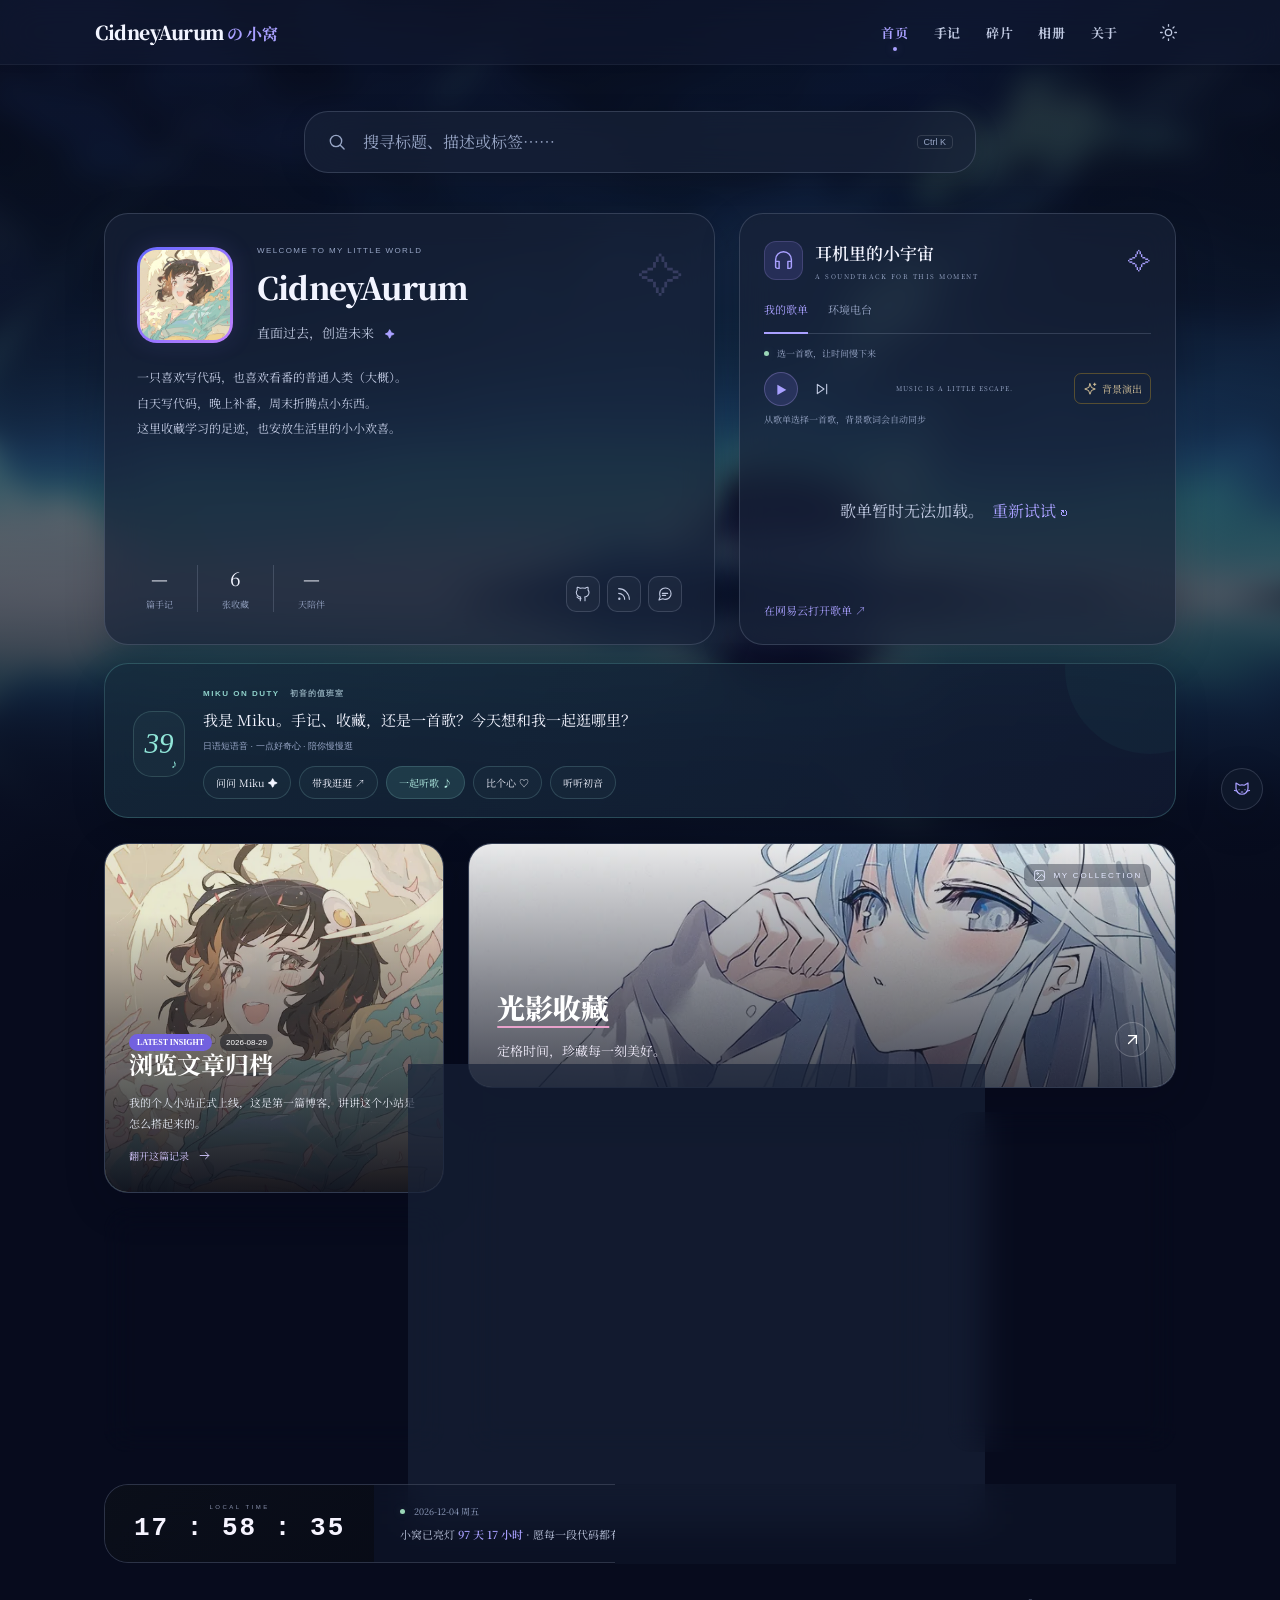
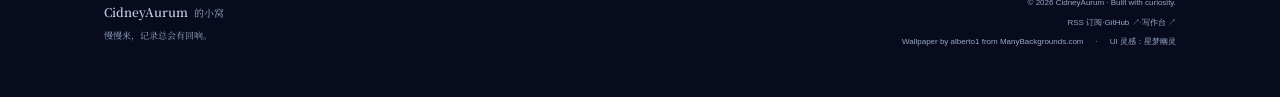
<file: index.html>
<!DOCTYPE html>
<html lang="zh-CN">
<head>
  <meta charset="UTF-8">
  <meta name="viewport" content="width=device-width, initial-scale=1.0">
  <meta name="theme-color" content="#10111b">
  <title>CidneyAurum の 小窝 · 代码、幻想与生活</title>
  <meta name="description" content="CidneyAurum 的数字小窝：学习手记、二次元收藏、生活碎片、音乐与 Limbus 歌词演出。">
  <meta property="og:title" content="CidneyAurum の 小窝">
  <meta property="og:description" content="在代码与幻想之间，收集生活的微光。">
  <meta property="og:type" content="website">
  <meta property="og:url" content="https://cidneyaurum.github.io/">
  <meta property="og:image" content="https://cidneyaurum.github.io/assets/night-sky.webp">
  <link rel="canonical" href="https://cidneyaurum.github.io/">
  <link rel="icon" type="image/svg+xml" href="assets/favicon.svg">
  <link rel="manifest" href="/manifest.webmanifest">
  <link rel="alternate" type="application/rss+xml" title="RSS 订阅" href="feed.xml">
  <link rel="preload" as="image" href="assets/night-sky.webp" fetchpriority="high">
  <link rel="preconnect" href="https://fonts.loli.net" crossorigin>
  <link href="https://fonts.loli.net/css2?family=Noto+Serif+SC:wght@400;700;900&display=swap" rel="stylesheet">
  <link rel="stylesheet" href="css/style.css?v=ai20261025">
  <link rel="stylesheet" href="css/garden.css?v=ai20261025">
  <link rel="stylesheet" href="css/lyric-stage.css?v=ai20261025">
  <link rel="stylesheet" href="css/miku-host.css?v=ai20261025">
</head>
<body data-page="home">
  <a class="skip-link" href="#main-content">跳到正文</a>
  <div class="ambient-scene" aria-hidden="true"><div class="ambient-scene-image"></div><div class="ambient-scene-tint"></div></div>
  <nav class="nav" aria-label="主导航">
    <a class="logo" href="index.html" aria-label="CidneyAurum 首页"><span class="brand-mark">A<span>.</span></span><span class="brand-copy">CidneyAurum<small>一点代码，一些生活</small></span></a>
    <div class="nav-links" id="nav-links">
      <a class="nav-link active" href="index.html" aria-current="page">首页</a>
      <a class="nav-link" href="blog.html">手记</a>
      <a class="nav-link" href="says.html">碎片</a>
      <a class="nav-link" href="photos.html">相册</a>
      <a class="nav-link" href="about.html">关于</a>
    </div>
    <div class="nav-actions">
      <a class="nav-github" href="https://github.com/CidneyAurum" target="_blank" rel="noopener noreferrer" aria-label="GitHub"><span data-icon="github"></span></a>
      <button id="theme-toggle" class="icon-btn" aria-label="切换主题">◐</button>
      <button id="hamburger" class="icon-btn" aria-label="打开导航" aria-controls="nav-links" aria-expanded="false">☰</button>
    </div>
  </nav>

  <main class="wrap home-main" id="main-content" tabindex="-1">
    <div class="home-search reference-search" id="home-search"><span data-icon="search"></span><input id="hs-input" type="search" aria-label="搜索文章标题、描述或标签" placeholder="搜寻标题、描述或标签……" autocomplete="off"><kbd aria-hidden="true">Ctrl K</kbd><div class="hs-drop" id="hs-drop" hidden></div></div>

    <header class="reference-hero">
      <section class="card identity-card" aria-labelledby="profile-heading">
        <span class="profile-orbit" aria-hidden="true">✧</span>
        <div class="identity-top"><a class="identity-avatar" href="about.html"><img src="assets/avatar.webp" alt="CidneyAurum 的头像" width="100" height="100"></a><div><p class="identity-eyebrow">WELCOME TO MY LITTLE WORLD</p><h1 id="profile-heading">CidneyAurum</h1><p class="identity-motto">直面过去，创造未来 <span aria-hidden="true">✦</span></p></div></div>
        <p class="identity-description">一只喜欢写代码，也喜欢看番的普通人类（大概）。<br>白天写代码，晚上补番，周末折腾点小东西。<br>这里收藏学习的足迹，也安放生活里的小小欢喜。</p>
        <div class="identity-bottom"><div class="identity-stats"><a href="blog.html"><b id="stat-posts">—</b><span>篇手记</span></a><a href="photos.html"><b id="home-photo-count">6</b><span>张收藏</span></a><div><b id="stat-days">—</b><span>天陪伴</span></div></div><div class="identity-social"><a href="https://github.com/CidneyAurum" target="_blank" rel="noopener noreferrer" aria-label="GitHub"><span data-icon="github"></span></a><a href="feed.xml" aria-label="RSS 订阅"><span data-icon="rss"></span></a><a href="about.html" aria-label="关于我"><span data-icon="message-circle"></span></a></div></div>
      </section>
            <aside class="listening card" aria-labelledby="music-heading">
        <div class="listening-header"><span class="music-orbit" data-icon="headphones"></span><div><h2 id="music-heading">耳机里的小宇宙</h2><p>A SOUNDTRACK FOR THIS MOMENT</p></div><span class="music-spark" aria-hidden="true">✧</span></div>
        <div class="card-tabs"><button class="ctab on" data-pane="netease">我的歌单</button><button class="ctab" data-pane="ambient">环境电台</button></div>
        <div class="cpane" id="cpane-netease">
          <div class="track-list" id="track-list"><p class="empty-tip" role="status">正在打开歌单……</p></div>
          <div class="listening-now"><span class="status-dot"></span><span class="js-mm-song">选一首歌，让时间慢下来</span></div>
          <div class="listening-controls"><button class="round-play js-mm-toggle" aria-label="播放或暂停歌单">▶</button><button class="icon-btn js-mm-next" aria-label="下一首" title="下一首"><span data-icon="skip-forward"></span></button><span class="music-control-note">MUSIC IS A LITTLE ESCAPE.</span><button class="icon-btn home-lyrics-launch" id="home-lyrics-button" type="button" aria-label="切换边狱风格背景歌词" aria-controls="lyric-backdrop" aria-pressed="true"><span data-icon="sparkles"></span>背景演出</button></div>
          <div class="background-lyric-note"><span id="lyric-backdrop-status" role="status"></span><button type="button" id="lyric-backdrop-retry" hidden>重试歌词</button></div>
          <div id="music-fallback" style="display:none"><p class="empty-tip">歌单暂时无法加载。<button id="music-retry" class="retry-button">重新试试 ↻</button></p><a class="external-music" href="https://music.163.com/#/playlist?id=18205251703" target="_blank" rel="noopener noreferrer">在网易云打开歌单 ↗</a></div>
        </div>
        <div class="cpane" id="cpane-ambient" style="display:none">
          <div class="ambient-art" aria-hidden="true"><span>☾</span><i></i><i></i></div><h3 class="ambient-title js-player-title">环境电台 · Ambient</h3><p class="ambient-desc">留一点空白，听音乐慢慢流过。</p>
          <div class="ambient-controls"><button class="button-primary js-play-toggle"><span class="js-state">▶</span><span class="js-label">播放电台</span></button><label class="local-music" for="player-file-input"><span data-icon="folder"></span> 本地音频<input id="player-file-input" type="file" accept="audio/*"></label></div>
        </div>
      </aside>
    </header>

    <section class="miku-host card" id="miku-host" aria-label="Miku 的值班室">
      <div class="miku-host-emblem" aria-hidden="true">39<span>♪</span></div>
      <div class="miku-host-copy"><p class="miku-host-label">MIKU ON DUTY <span>初音的值班室</span></p><p id="miku-host-text">今天想去哪里？让我带你逛逛吧。</p><small id="miku-host-status">日语短语音 · 一点好奇心 · 陪你慢慢逛</small></div>
      <div class="miku-host-actions"><button type="button" id="miku-ai-entry">问问 Miku ✦</button><button type="button" data-miku-action="guide">带我逛逛 ↗</button><button type="button" data-miku-action="listen">一起听歌 ♪</button><button type="button" data-miku-action="heart">比个心 ♡</button><button type="button" data-miku-action="voice" aria-label="试听初音日语角色语音">听听初音</button></div>
    </section>

    <section class="home-bento" aria-label="小窝里的最近更新">
      <div class="bento-journal">
        <a class="note-feature card" id="featured-link" href="posts/hello-world.html">
          <div class="note-cover"><img src="assets/avatar.webp" alt="夏日色彩的动漫插画" loading="lazy" width="512" height="512"><div class="note-cover-badges"><span class="note-tag">LATEST INSIGHT</span><time id="featured-date">2026-08-29</time></div></div>
          <div class="note-feature-body"><p class="bento-kicker">最近的一篇手记</p><h2 id="featured-title">网站上线啦！</h2><p id="featured-summary">我的个人小站正式上线，这是第一篇博客，讲讲这个小站是怎么搭起来的。</p><span class="read-link">翻开这篇记录 <span data-icon="arrow-right"></span></span></div>
        </a>
        <div class="card compact-records"><div class="compact-records-heading">RECORDS <span></span><a href="blog.html">全部手记 ↗</a></div><div id="records-list"><a class="record-item" href="posts/how-to-write-post.html"><div class="record-meta">2026-08-29 · 指南</div><div class="record-title">如何发布一篇新文章 / 新照片</div></a></div></div>
      </div>
      <div class="bento-side">
        <a class="card collection-card" href="photos.html"><img src="assets/collection.webp" alt="蓝发少女的动漫插画收藏" loading="lazy" width="800" height="1412"><div class="collection-shade"></div><span class="collection-count"><span data-icon="image"></span> MY COLLECTION</span><div class="collection-copy"><h2>光影收藏</h2><p>定格时间，珍藏每一刻美好。</p></div><span class="collection-arrow" data-icon="arrow-up-right"></span></a>
        <div class="bento-mini-grid">
          <section class="card fragments-card" aria-labelledby="fragments-heading"><div class="mini-section-heading"><h2 id="fragments-heading"><span data-icon="message-circle"></span> 日常碎片</h2><a href="says.html" aria-label="查看全部说说">↗</a></div><p class="fragment-text" id="home-fragment">一些碎碎念，一些转瞬即逝的小心情。<br>把平凡的日子，也认真收藏。</p><a class="fragment-date" id="home-fragment-link" href="says.html">去看看最近的日常 <span data-icon="arrow-right"></span></a></section>
          <button class="card mode-card" id="mode-card" type="button" aria-label="切换日间或夜间模式"><span class="mode-orb" aria-hidden="true">✦</span><h2 id="mode-title">夜间模式</h2><p id="mode-description">在微光里，慢慢漫游。</p></button>
        </div>
      </div>
    </section>

    <div class="reference-clock"><div class="clock-main"><span class="clock-label">LOCAL TIME</span><time id="clock-time">-- : -- : --</time></div><div class="clock-message"><span><span class="status-dot"></span><span id="clock-date">今天也是新的一天</span></span><span>小窝已亮灯 <b id="uptime">—</b> · 愿每一段代码都有回响</span></div><span class="clock-spark" aria-hidden="true">✧</span></div>
    <noscript><p class="noscript-note">动态列表需要 JavaScript。你仍然可以通过页面链接阅读已有手记。</p></noscript>
  </main>

  <footer class="site-footer"><div><a class="footer-brand" href="index.html">CidneyAurum<span>的小窝</span></a><p>慢慢来，记录总会有回响。</p></div><div class="footer-meta"><span>© 2026 CidneyAurum · Built with curiosity.</span><span><a href="feed.xml">RSS 订阅</a><i>·</i><a href="https://github.com/CidneyAurum" target="_blank" rel="noopener noreferrer">GitHub ↗</a><i>·</i><a href="admin.html">写作台 ↗</a></span><span class="footer-credits"><a class="visual-credit" href="https://manybackgrounds.com/background/blue-scenery-anime-night-sky-pzh6x27gg1g2eyph.html" target="_blank" rel="noopener noreferrer">Wallpaper by alberto1 from ManyBackgrounds.com</a><i>·</i><a class="design-credit" href="https://xmyl-153.github.io/xingmengyouling-blog/" target="_blank" rel="noopener noreferrer">UI 灵感：星梦幽灵</a></span></div></footer>
  <button id="to-top" class="to-top" aria-label="返回顶部">↑</button>
  <script src="js/main.js?v=ai20261025"></script>
  <script src="js/player.js?v=ai20261025"></script>
  <script src="js/music.js?v=ai20261025" defer></script>
  <script src="js/garden.js?v=ai20261025" defer></script>
</body>
</html>
</file>
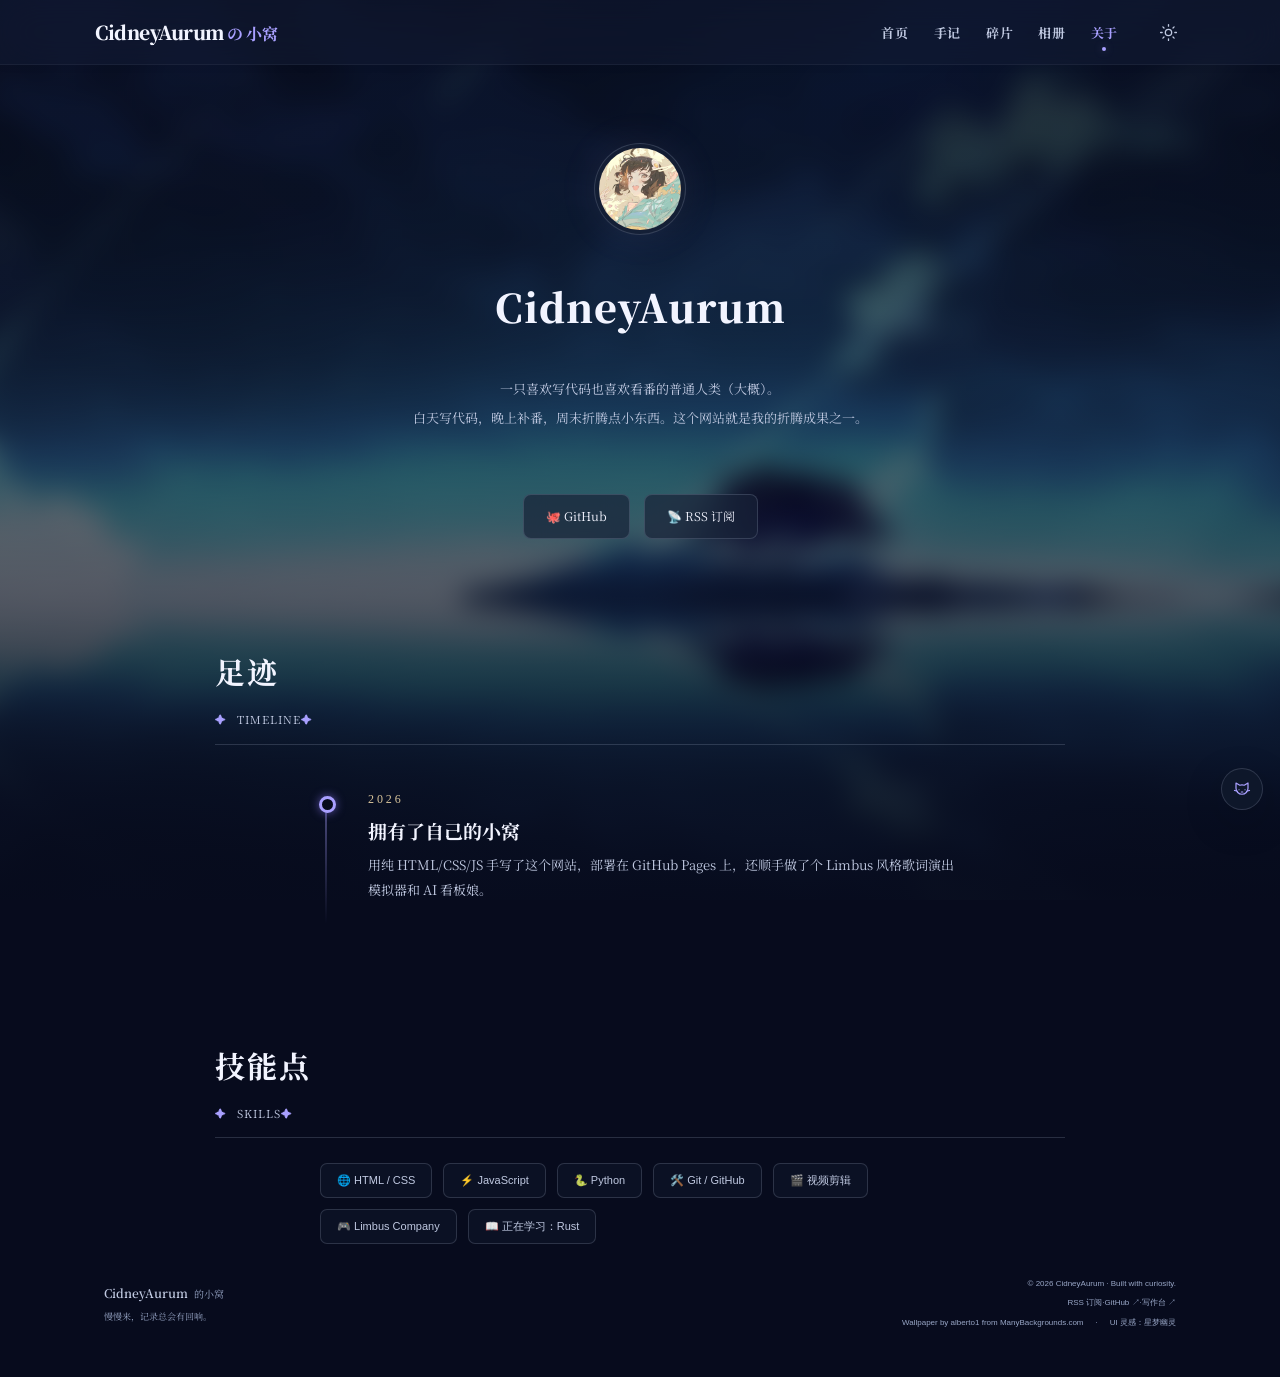
<file: about.html>
<!DOCTYPE html>
<html lang="zh-CN">
<head>
  <meta charset="UTF-8">
  <meta name="viewport" content="width=device-width, initial-scale=1.0">
  <title>关于 · CidneyAurum の 小窝</title>
  <meta name="description" content="关于 CidneyAurum：经历、技能与联系方式。">
  <link rel="icon" type="image/svg+xml" href="assets/favicon.svg">
  <link rel="manifest" href="/manifest.webmanifest">
  <link rel="preconnect" href="https://fonts.loli.net" crossorigin>
  <link href="https://fonts.loli.net/css2?family=Noto+Serif+SC:wght@400;700;900&display=swap" rel="stylesheet">
  <link rel="stylesheet" href="css/style.css?v=ai20261025">
  <link rel="stylesheet" href="css/garden.css?v=ai20261025">
</head>
<body class="page-enter" data-page="about">
  <a class="skip-link" href="#main-content">跳到正文</a>
  <div class="scene" aria-hidden="true">
    <img class="scene-bg" src="assets/background-blur.webp" alt="">
    <div class="scene-overlay"></div>
    <div class="scene-grass"></div>
  </div>
  <canvas id="firefly-canvas" aria-hidden="true"></canvas>

  <svg class="pixel-deco cat" viewBox="0 0 11 8" aria-hidden="true"><g fill="#e8e5f2"><rect x="1" y="0" width="1" height="1"/><rect x="2" y="1" width="1" height="1"/><rect x="8" y="0" width="1" height="1"/><rect x="7" y="1" width="1" height="1"/><rect x="1" y="2" width="8" height="4"/><rect x="2" y="6" width="6" height="2"/><rect x="9" y="5" width="2" height="1"/></g><g fill="#ff8fb7"><rect x="2" y="0" width="1" height="1"/><rect x="7" y="0" width="1" height="1"/></g><g fill="#2a2a3e"><rect x="3" y="3" width="1" height="1"/><rect x="6" y="3" width="1" height="1"/></g></svg>
  <svg class="pixel-deco fish" viewBox="0 0 7 4" aria-hidden="true"><g fill="#7cc7ff"><rect x="1" y="1" width="4" height="2"/><rect x="2" y="0" width="2" height="1"/><rect x="2" y="3" width="2" height="1"/><rect x="5" y="0" width="1" height="1"/><rect x="5" y="3" width="1" height="1"/><rect x="6" y="1" width="1" height="2"/></g><rect x="2" y="1" width="1" height="1" fill="#1a2a4a"/></svg>
  <button id="to-top" class="to-top" aria-label="返回顶部">✦</button>

  <nav class="nav" aria-label="主导航">
    <a class="logo" href="index.html" aria-label="CidneyAurum 首页"><span class="brand-mark">A<span>.</span></span><span class="brand-copy">CidneyAurum<small>一点代码，一些生活</small></span></a>
    <div class="nav-links" id="nav-links">
      <a class="nav-link" href="index.html">首页</a>
      <a class="nav-link" href="blog.html">手记</a>
      <a class="nav-link" href="says.html">碎片</a>
      <a class="nav-link" href="photos.html">相册</a>
      <a class="nav-link active" href="about.html" aria-current="page">关于</a>
    </div>
    <div class="nav-actions">
      <a class="nav-github" href="https://github.com/CidneyAurum" target="_blank" rel="noopener noreferrer" aria-label="GitHub"><span data-icon="github"></span></a>
      <button id="theme-toggle" class="icon-btn" aria-label="切换主题">◐</button>
      <button id="hamburger" class="icon-btn" aria-label="打开导航" aria-controls="nav-links" aria-expanded="false">☰</button>
    </div>
  </nav>

  <main class="wrap" id="main-content" tabindex="-1">
    <header class="about-hero">
      <div class="avatar-ring"><img src="assets/avatar.webp" alt="头像"></div>
      <h1 class="about-name">CidneyAurum</h1>
      <!-- ✏️ 一句话介绍 -->
      <p class="about-line">一只喜欢写代码也喜欢看番的普通人类（大概）。<br>白天写代码，晚上补番，周末折腾点小东西。这个网站就是我的折腾成果之一。</p>
      <div class="contact-row">
        <a class="contact-pill" href="https://github.com/CidneyAurum" target="_blank" rel="noopener">🐙 GitHub</a>
        <a class="contact-pill" href="feed.xml">📡 RSS 订阅</a>
      </div>
    </header>

    <section class="block">
      <header class="page-head" style="padding-top:26px;">
        <h2 class="page-title" style="font-size:30px;">足迹</h2>
        <p class="page-sub"><span class="star">✦</span>TIMELINE<span class="star">✦</span></p>
      </header>
      <div class="tl2">
        <div class="tl2-item">
          <div class="tl2-year">2026</div>
          <div class="tl2-title">拥有了自己的小窝</div>
          <div class="tl2-desc">用纯 HTML/CSS/JS 手写了这个网站，部署在 GitHub Pages 上，还顺手做了个 Limbus 风格歌词演出模拟器和 AI 看板娘。</div>
        </div>
      </div>
    </section>

    <section class="block">
      <header class="page-head" style="padding-top:26px;">
        <h2 class="page-title" style="font-size:30px;">技能点</h2>
        <p class="page-sub"><span class="star">✦</span>SKILLS<span class="star">✦</span></p>
      </header>
      <div class="chips-row">
        <!-- ✏️ 你的技能 -->
        <span class="chip">🌐 HTML / CSS</span>
        <span class="chip">⚡ JavaScript</span>
        <span class="chip">🐍 Python</span>
        <span class="chip">🛠️ Git / GitHub</span>
        <span class="chip">🎬 视频剪辑</span>
        <span class="chip">🎮 Limbus Company</span>
        <span class="chip">📖 正在学习：Rust</span>
      </div>
    </section>
  </main>

  <footer class="site-footer">
    <div>
      <a class="footer-brand" href="index.html">CidneyAurum<span>的小窝</span></a>
      <p>慢慢来，记录总会有回响。</p>
    </div>
    <div class="footer-meta">
      <span>© 2026 CidneyAurum · Built with curiosity.</span>
      <span><a href="feed.xml">RSS 订阅</a><i>·</i><a href="https://github.com/CidneyAurum" target="_blank" rel="noopener noreferrer">GitHub ↗</a><i>·</i><a href="admin.html">写作台 ↗</a></span>
      <span class="footer-credits"><a class="visual-credit" href="https://manybackgrounds.com/background/blue-scenery-anime-night-sky-pzh6x27gg1g2eyph.html" target="_blank" rel="noopener noreferrer">Wallpaper by alberto1 from ManyBackgrounds.com</a><i>·</i><a class="design-credit" href="https://xmyl-153.github.io/xingmengyouling-blog/" target="_blank" rel="noopener noreferrer">UI 灵感：星梦幽灵</a></span>
    </div>
  </footer>

  <div class="mini-player">
    <img class="mini-cover" src="assets/background-blur.webp" alt="">
    <div>
      <div class="mini-title js-player-title">环境电台 · Ambient</div>
      <div class="mini-sub">直面过去，创造未来</div>
    </div>
    <button class="mini-btn js-play-toggle js-state" aria-label="播放/暂停">▶</button>
  </div>

  <script src="js/main.js?v=ai20261025"></script>
  <script src="js/garden.js?v=ai20261025" defer></script>
  <script src="js/player.js?v=ai20261025"></script>
  <script src="js/music.js?v=ai20261025" defer></script>
</body>
</html>
</file>
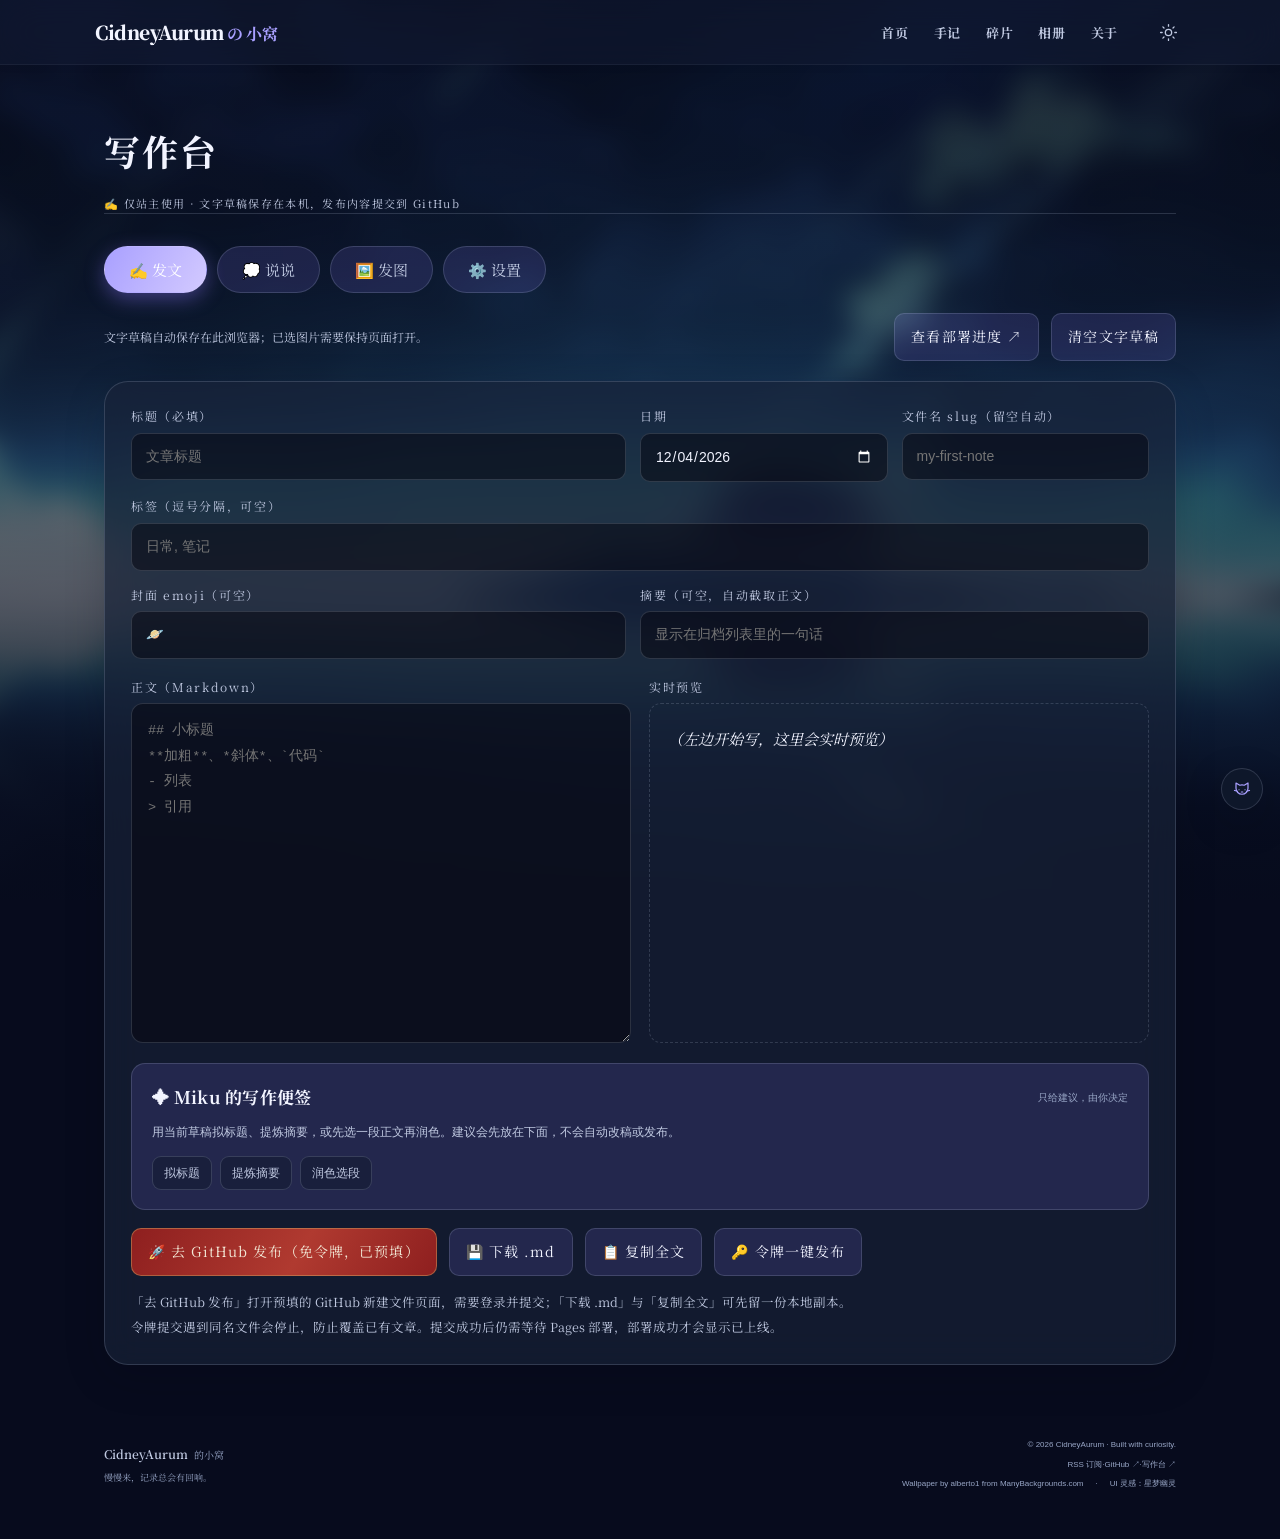
<file: admin.html>
<!DOCTYPE html>
<html lang="zh-CN">
<head>
  <meta charset="UTF-8">
  <meta name="viewport" content="width=device-width, initial-scale=1.0">
  <meta name="robots" content="noindex, nofollow">
  <title>写作台 · CidneyAurum の 小窝</title>
  <meta name="description" content="站主专用发文发图工具。">
  <link rel="icon" type="image/svg+xml" href="assets/favicon.svg">
  <link rel="manifest" href="/manifest.webmanifest">
  <link rel="preconnect" href="https://fonts.loli.net" crossorigin>
  <link href="https://fonts.loli.net/css2?family=Noto+Serif+SC:wght@400;700;900&display=swap" rel="stylesheet">
  <link rel="stylesheet" href="css/style.css?v=ai20261025">
  <link rel="stylesheet" href="css/garden.css?v=ai20261025">
  <style>
    /* 写作台专用布局 */
    .desk { padding: 120px 0 40px; position: relative; z-index: 5; }
    .tabs { display: flex; gap: 10px; margin: 26px 0 20px; }
    .tab-btn {
      padding: 10px 24px;
      border-radius: 999px;
      border: 1px solid var(--border);
      background: var(--chip-bg);
      color: var(--text-light);
      font-family: var(--font-serif);
      font-size: 15px;
      cursor: pointer;
      transition: all .25s;
    }
    .tab-btn.on { background: linear-gradient(120deg, var(--accent), var(--accent-2)); color: #fff; border-color: transparent; box-shadow: 0 6px 20px rgba(143,123,255,.4); }
    .pane-card { padding: 24px 26px; }
    .field-grid { display: grid; grid-template-columns: 2fr 1fr 1fr; gap: 14px; }
    .field-grid .wide { grid-column: span 3; }
    .field { display: flex; flex-direction: column; gap: 6px; }
    .field label { font-size: 12px; letter-spacing: .14em; color: var(--text-light); }
    .field input {
      padding: 11px 14px;
      border-radius: 10px;
      border: 1px solid var(--border);
      background: rgba(4,5,12,.5);
      color: var(--text);
      font-size: 14px;
      outline: none;
      font-family: var(--font-body);
    }
    body.light .field input { background: rgba(255,255,255,.6); }
    .field input:focus { border-color: var(--accent); }
    .editor-split { display: grid; grid-template-columns: 1fr 1fr; gap: 18px; margin-top: 18px; }
    #p-body {
      width: 100%; min-height: 340px; resize: vertical;
      border-radius: 12px; border: 1px solid var(--border);
      background: rgba(4,5,12,.5); color: var(--text);
      font-family: Consolas, "JetBrains Mono", monospace;
      font-size: 13.5px; line-height: 1.9; padding: 14px 16px; outline: none;
    }
    body.light #p-body { background: rgba(255,255,255,.6); }
    #p-body:focus { border-color: var(--accent); }
    .preview-box {
      min-height: 340px; max-height: 520px; overflow-y: auto;
      border-radius: 12px; border: 1px dashed var(--border);
      padding: 6px 18px;
    }
    .actions { display: flex; gap: 12px; margin-top: 18px; flex-wrap: wrap; align-items: center; }
    #status-line { margin-left: auto; font-size: 13px; color: var(--text-light); }
    .drop-zone {
      border: 2px dashed var(--border);
      border-radius: 16px;
      padding: 46px 20px;
      text-align: center;
      color: var(--text-light);
      cursor: pointer;
      transition: all .25s;
    }
    .drop-zone:hover, .drop-zone.drag { border-color: var(--accent); background: var(--chip-bg); color: var(--text); }
    .drop-zone .big { font-size: 34px; display: block; margin-bottom: 10px; }
    .img-item {
      display: flex; align-items: center; gap: 12px;
      padding: 10px 12px; border: 1px solid var(--border); border-radius: 12px; margin-top: 10px;
    }
    .img-item img { width: 46px; height: 46px; border-radius: 8px; object-fit: cover; }
    .img-item input {
      flex: 1; min-width: 0; padding: 9px 12px;
      border-radius: 9px; border: 1px solid var(--border);
      background: rgba(4,5,12,.5); color: var(--text); outline: none;
    }
    body.light .img-item input { background: rgba(255,255,255,.6); }
    .img-name { font-size: 11.5px; color: var(--text-light); max-width: 220px; overflow: hidden; text-overflow: ellipsis; white-space: nowrap; }
    .hint { font-size: 12.5px; color: var(--text-light); line-height: 2; margin-top: 14px; }
    .hint a { border-bottom: 1px dashed var(--accent); }
    .draft-tools { display: flex; flex-wrap: wrap; gap: 12px; align-items: center; margin-bottom: 20px; }
    .draft-tools p { flex: 1; min-width: 220px; font-size: 12px; color: var(--text-light); }
    .say-preview { position: relative; }
    .say-preview img { width: 64px; height: 64px; object-fit: cover; border-radius: 8px; border: 1px solid var(--border); }
    .say-preview .ds-close { position: absolute; top: -6px; right: -6px; background: var(--card-deep); border-radius: 50%; width: 22px; height: 22px; }
    @media (max-width: 800px) {
      .field-grid { grid-template-columns: 1fr 1fr; }
      .field-grid .wide { grid-column: span 2; }
      .editor-split { grid-template-columns: 1fr; }
    }
  </style>
</head>
<body class="page-enter" data-page="admin">
  <a class="skip-link" href="#main-content">跳到正文</a>
  <div class="scene" aria-hidden="true">
    <img class="scene-bg" src="assets/background-blur.webp" alt="">
    <div class="scene-overlay"></div>
    <div class="scene-grass"></div>
  </div>
  <canvas id="firefly-canvas" aria-hidden="true"></canvas>

  <nav class="nav" aria-label="主导航">
    <a class="logo" href="index.html" aria-label="CidneyAurum 首页"><span class="brand-mark">A<span>.</span></span><span class="brand-copy">CidneyAurum<small>一点代码，一些生活</small></span></a>
    <div class="nav-links" id="nav-links">
      <a class="nav-link" href="index.html">首页</a>
      <a class="nav-link" href="blog.html">手记</a>
      <a class="nav-link" href="says.html">碎片</a>
      <a class="nav-link" href="photos.html">相册</a>
      <a class="nav-link" href="about.html">关于</a>
    </div>
    <div class="nav-actions">
      <a class="nav-github" href="https://github.com/CidneyAurum" target="_blank" rel="noopener noreferrer" aria-label="GitHub"><span data-icon="github"></span></a>
      <button id="theme-toggle" class="icon-btn" aria-label="切换主题">◐</button>
      <button id="hamburger" class="icon-btn" aria-label="打开导航" aria-controls="nav-links" aria-expanded="false">☰</button>
    </div>
  </nav>

  <main class="wrap desk" id="main-content" tabindex="-1">
    <header class="page-head left" style="padding:0;">
      <h1 class="page-title" style="font-size:36px;">写作台</h1>
      <p class="page-sub" style="letter-spacing:.12em;">✍️ 仅站主使用 · 文字草稿保存在本机，发布内容提交到 GitHub</p>
    </header>

    <div class="tabs">
      <button class="tab-btn on" data-tab="post">✍️ 发文</button>
      <button class="tab-btn" data-tab="say">💭 说说</button>
      <button class="tab-btn" data-tab="photo">🖼️ 发图</button>
      <button class="tab-btn" data-tab="setup">⚙️ 设置</button>
    </div>

    <div class="draft-tools">
      <p id="draft-status" role="status">文字草稿自动保存在此浏览器；已选图片需要保持页面打开。</p>
      <a class="ctrl-btn ghost" href="https://github.com/CidneyAurum/CidneyAurum.github.io/actions" target="_blank" rel="noopener noreferrer">查看部署进度 ↗</a>
      <button class="ctrl-btn ghost" id="btn-clear-draft" type="button">清空文字草稿</button>
    </div>

    <!-- ============ 发文 ============ -->
    <div class="tab-pane card pane-card" id="tab-post">
      <div class="field-grid">
        <div class="field"><label for="p-title">标题（必填）</label><input id="p-title" type="text" placeholder="文章标题" required></div>
        <div class="field"><label for="p-date">日期</label><input id="p-date" type="date" required></div>
        <div class="field"><label for="p-slug">文件名 slug（留空自动）</label><input id="p-slug" type="text" placeholder="my-first-note" autocomplete="off" spellcheck="false"></div>
        <div class="field wide"><label for="p-tags">标签（逗号分隔，可空）</label><input id="p-tags" type="text" placeholder="日常, 笔记"></div>
        <div class="field"><label for="p-emoji">封面 emoji（可空）</label><input id="p-emoji" type="text" maxlength="8" placeholder="🪐"></div>
        <div class="field wide" style="grid-column: span 2;"><label for="p-summary">摘要（可空，自动截取正文）</label><input id="p-summary" type="text" placeholder="显示在归档列表里的一句话"></div>
      </div>

      <div class="editor-split">
        <div class="field">
          <label for="p-body">正文（Markdown）</label>
          <textarea id="p-body" placeholder="## 小标题&#10;**加粗**、*斜体*、`代码`&#10;- 列表&#10;> 引用"></textarea>
        </div>
        <div class="field">
          <label>实时预览</label>
          <div class="preview-box prose" id="preview"></div>
        </div>
      </div>

      <div class="actions">
        <button class="ctrl-btn" id="btn-gh">🚀 去 GitHub 发布（免令牌，已预填）</button>
        <button class="ctrl-btn ghost" id="btn-download">💾 下载 .md</button>
        <button class="ctrl-btn ghost" id="btn-copy">📋 复制全文</button>
        <button class="ctrl-btn ghost" id="btn-publish">🔑 令牌一键发布</button>
        <span class="js-status"></span>
      </div>
      <p class="hint">
        「去 GitHub 发布」打开预填的 GitHub 新建文件页面，需要登录并提交；「下载 .md」与「复制全文」可先留一份本地副本。<br>
        令牌提交遇到同名文件会停止，防止覆盖已有文章。提交成功后仍需等待 Pages 部署，部署成功才会显示已上线。
      </p>
    </div>

    <!-- ============ 说说 ============ -->
    <div class="tab-pane card pane-card" id="tab-say" style="display:none;">
      <div class="field">
        <label for="s-text">说点什么…（≤500 字，可只发图）</label>
        <textarea id="s-text" style="min-height:110px;resize:vertical;border-radius:12px;border:1px solid var(--border);background:rgba(4,5,12,.5);color:var(--text);font-size:14px;line-height:1.8;padding:12px 14px;outline:none;font-family:var(--font-body);" placeholder="今天……"></textarea>
        <div style="font-size:11.5px;color:var(--text-light);text-align:right;" id="s-count">0 / 500</div>
      </div>
      <div class="field" style="margin-top:12px;">
        <label for="s-imgs">图片（可选，最多 9 张，自动压缩到 1MB 内）</label>
        <input id="s-imgs" type="file" accept="image/jpeg,image/png,image/webp,image/gif" multiple style="color:var(--text-light);font-size:12px;">
        <div id="s-previews" style="display:flex;gap:10px;flex-wrap:wrap;margin-top:10px;"></div>
      </div>
      <div class="actions">
        <button class="ctrl-btn" id="btn-say">🚀 一键发布说说</button>
        <span class="js-status"></span>
      </div>
      <p class="hint">需要先在设置保存令牌。文字草稿自动保存，图片仅保留在当前页面；上传配图后若列表提交失败，保持页面打开重试可复用已上传图片。新内容在 Pages 部署完成后可见。</p>
    </div>

    <!-- ============ 发图 ============ -->
    <div class="tab-pane card pane-card" id="tab-photo" style="display:none;">
      <div class="drop-zone" id="drop-zone" role="button" tabindex="0" aria-label="选择相册图片">
        <span class="big">🖼️</span>
        把图片拖到这里，或点击选择（可多选）<br>
        标题和日期会自动处理，上传后照片墙自动更新
      </div>
      <input id="img-input" type="file" accept="image/jpeg,image/png,image/webp,image/gif" multiple style="display:none;">
      <div id="img-queue" style="margin-top:14px;">
        <p class="audio-state">还没有选择图片</p>
      </div>
      <div class="actions">
        <button class="ctrl-btn" id="btn-uploadpage">📂 打开上传页（免令牌，拖图就发）</button>
        <button class="ctrl-btn ghost" id="btn-upload">⚡ 令牌批量上传</button>
        <span class="js-status"></span>
      </div>
      <p class="hint">支持 JPG、PNG、WebP 和 GIF，每张不超过 20MB。令牌上传会添加唯一编号，避免覆盖同名照片；失败后队列保留尚未完成的图片。免令牌方式需在 GitHub 上传页完成提交；照片墙在 Pages 部署完成后更新。</p>
    </div>

    <!-- ============ 设置 ============ -->
    <div class="tab-pane card pane-card" id="tab-setup" style="display:none;">
      <div class="field" style="max-width:520px;">
        <label for="token-input">GitHub 令牌（Fine-grained PAT）</label>
        <input id="token-input" type="password" placeholder="github_pat_… 或 ghp_…" autocomplete="off" spellcheck="false" autocapitalize="off">
      </div>
      <div class="actions">
        <button class="ctrl-btn" id="btn-save-token">💾 保存令牌</button>
        <button class="ctrl-btn ghost" id="btn-verify">🔍 验证令牌</button>
        <button class="ctrl-btn ghost" id="btn-clear-token">🗑️ 清除令牌</button>
      </div>
      <p class="hint">
        创建方法：<a href="https://github.com/settings/personal-access-tokens/new" target="_blank" rel="noopener">GitHub → Settings → Fine-grained tokens</a>
        → Repository access 选「Only select repositories」并选择 <b>CidneyAurum/CidneyAurum.github.io</b>
        → Permissions 里给 <b>Contents: Read and write</b> → 生成后复制粘贴到这里。<br>
        安全说明：令牌只保存在你当前浏览器的 localStorage，只发往 api.github.com；建议设置较短的过期时间，不用时点「清除令牌」。
      </p>
    </div>
  </main>

  <footer class="site-footer">
    <div>
      <a class="footer-brand" href="index.html">CidneyAurum<span>的小窝</span></a>
      <p>慢慢来，记录总会有回响。</p>
    </div>
    <div class="footer-meta">
      <span>© 2026 CidneyAurum · Built with curiosity.</span>
      <span><a href="feed.xml">RSS 订阅</a><i>·</i><a href="https://github.com/CidneyAurum" target="_blank" rel="noopener noreferrer">GitHub ↗</a><i>·</i><a href="admin.html">写作台 ↗</a></span>
      <span class="footer-credits"><a class="visual-credit" href="https://manybackgrounds.com/background/blue-scenery-anime-night-sky-pzh6x27gg1g2eyph.html" target="_blank" rel="noopener noreferrer">Wallpaper by alberto1 from ManyBackgrounds.com</a><i>·</i><a class="design-credit" href="https://xmyl-153.github.io/xingmengyouling-blog/" target="_blank" rel="noopener noreferrer">UI 灵感：星梦幽灵</a></span>
    </div>
  </footer>

  <script src="js/main.js?v=ai20261025"></script>
  <script src="js/garden.js?v=ai20261025" defer></script>
  <script src="js/admin.js?v=ai20261025"></script>
</body>
</html>
</file>
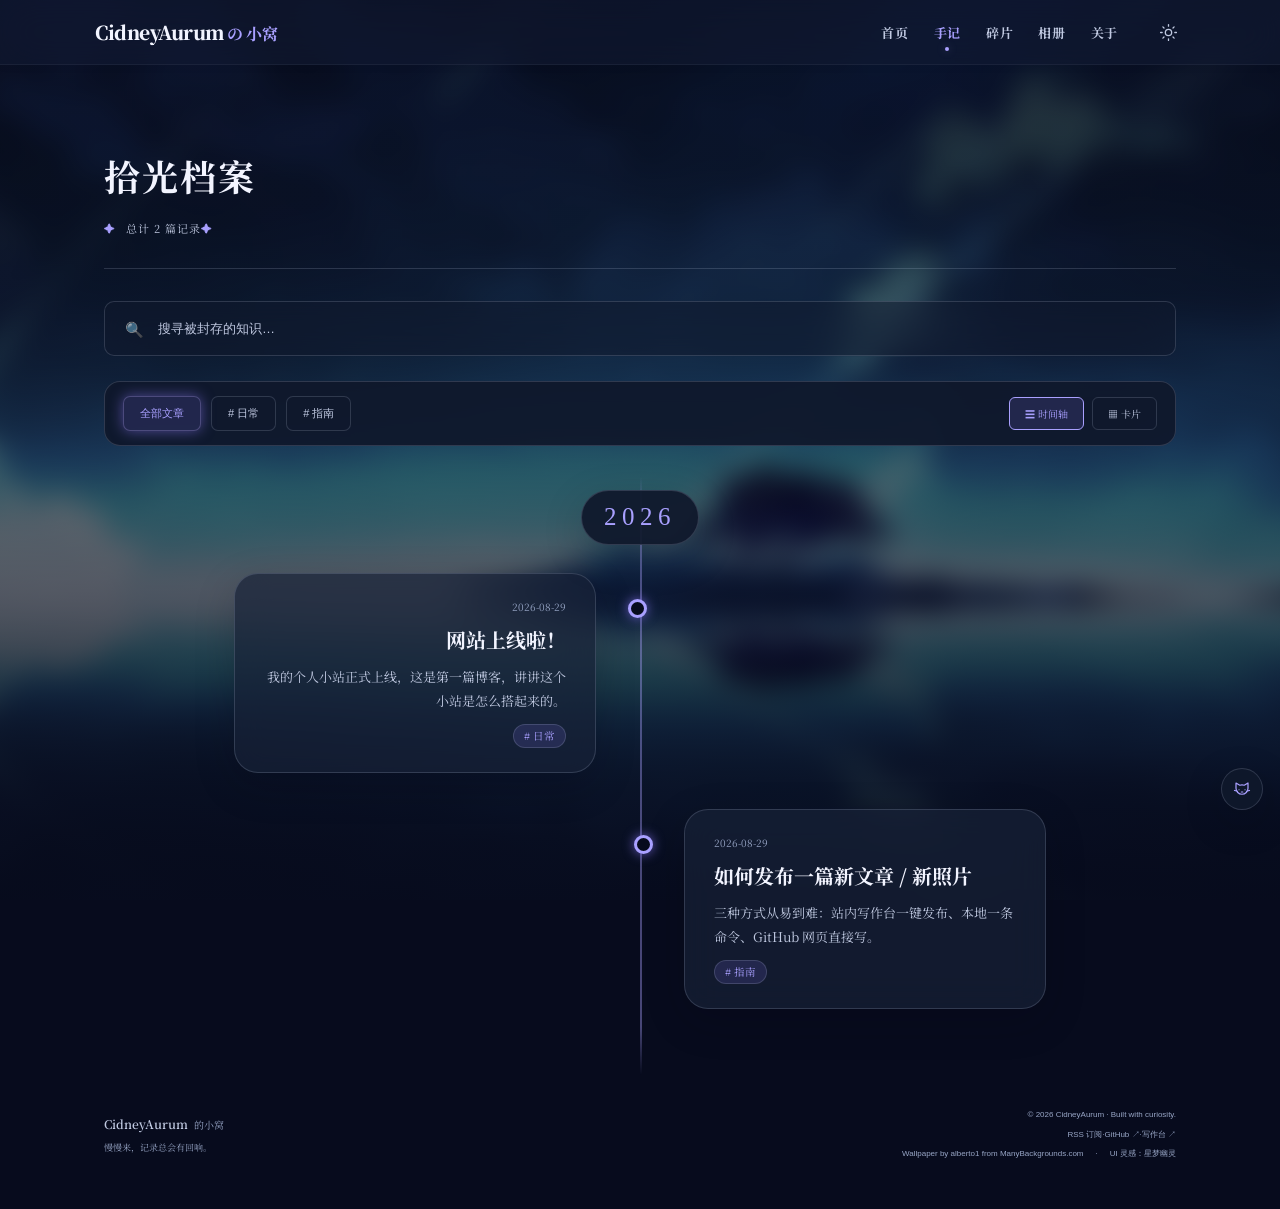
<file: blog.html>
<!DOCTYPE html>
<html lang="zh-CN">
<head>
  <meta charset="UTF-8">
  <meta name="viewport" content="width=device-width, initial-scale=1.0">
  <title>拾光档案 · CidneyAurum の 小窝</title>
  <meta name="description" content="CidneyAurum 的博客归档：学习笔记、折腾记录和日常碎碎念。">
  <link rel="icon" type="image/svg+xml" href="assets/favicon.svg">
  <link rel="manifest" href="/manifest.webmanifest">
  <link rel="alternate" type="application/rss+xml" title="RSS 订阅" href="feed.xml">
  <script defer src="https://events.vercount.one/js"></script>
  <link rel="preconnect" href="https://fonts.loli.net" crossorigin>
  <link href="https://fonts.loli.net/css2?family=Noto+Serif+SC:wght@400;700;900&display=swap" rel="stylesheet">
  <link rel="stylesheet" href="css/style.css?v=ai20261025">
  <link rel="stylesheet" href="css/garden.css?v=ai20261025">
</head>
<body class="page-enter" data-page="blog">
  <a class="skip-link" href="#main-content">跳到正文</a>
  <div class="scene" aria-hidden="true">
    <img class="scene-bg" src="assets/background-blur.webp" alt="">
    <div class="scene-overlay"></div>
    <div class="scene-grass"></div>
  </div>
  <canvas id="firefly-canvas" aria-hidden="true"></canvas>

  <svg class="pixel-deco cat" viewBox="0 0 11 8" aria-hidden="true"><g fill="#e8e5f2"><rect x="1" y="0" width="1" height="1"/><rect x="2" y="1" width="1" height="1"/><rect x="8" y="0" width="1" height="1"/><rect x="7" y="1" width="1" height="1"/><rect x="1" y="2" width="8" height="4"/><rect x="2" y="6" width="6" height="2"/><rect x="9" y="5" width="2" height="1"/></g><g fill="#ff8fb7"><rect x="2" y="0" width="1" height="1"/><rect x="7" y="0" width="1" height="1"/></g><g fill="#2a2a3e"><rect x="3" y="3" width="1" height="1"/><rect x="6" y="3" width="1" height="1"/></g></svg>
  <svg class="pixel-deco fish" viewBox="0 0 7 4" aria-hidden="true"><g fill="#7cc7ff"><rect x="1" y="1" width="4" height="2"/><rect x="2" y="0" width="2" height="1"/><rect x="2" y="3" width="2" height="1"/><rect x="5" y="0" width="1" height="1"/><rect x="5" y="3" width="1" height="1"/><rect x="6" y="1" width="1" height="2"/></g><rect x="2" y="1" width="1" height="1" fill="#1a2a4a"/></svg>
  <button id="to-top" class="to-top" aria-label="返回顶部">✦</button>

  <nav class="nav" aria-label="主导航">
    <a class="logo" href="index.html" aria-label="CidneyAurum 首页"><span class="brand-mark">A<span>.</span></span><span class="brand-copy">CidneyAurum<small>一点代码，一些生活</small></span></a>
    <div class="nav-links" id="nav-links">
      <a class="nav-link" href="index.html">首页</a>
      <a class="nav-link active" href="blog.html" aria-current="page">手记</a>
      <a class="nav-link" href="says.html">碎片</a>
      <a class="nav-link" href="photos.html">相册</a>
      <a class="nav-link" href="about.html">关于</a>
    </div>
    <div class="nav-actions">
      <a class="nav-github" href="https://github.com/CidneyAurum" target="_blank" rel="noopener noreferrer" aria-label="GitHub"><span data-icon="github"></span></a>
      <button id="theme-toggle" class="icon-btn" aria-label="切换主题">◐</button>
      <button id="hamburger" class="icon-btn" aria-label="打开导航" aria-controls="nav-links" aria-expanded="false">☰</button>
    </div>
  </nav>

  <main class="wrap" id="main-content" tabindex="-1">
    <header class="page-head">
      <h1 class="page-title">拾光档案</h1>
      <p class="page-sub"><span class="star">✦</span>总计 <span id="archive-count">-</span> 篇记录<span class="star">✦</span></p>
    </header>

    <!-- 居中大搜索 -->
    <div class="search-box">
      <span class="ico">🔍</span>
      <input aria-label="搜索手记" id="search-input" type="text" placeholder="搜寻被封存的知识…" autocomplete="off">
    </div>

    <!-- 筛选 + 视图切换 -->
    <div class="archive-toolbar">
      <div class="toolbar-left" id="tag-filter"></div>
      <div class="view-toggle">
        <button class="view-btn on" data-view="timeline">☰ 时间轴</button>
        <button class="view-btn" data-view="grid">▦ 卡片</button>
      </div>
    </div>

    <!-- 时间轴视图 -->
    <div class="timeline-view on" id="post-timeline"></div>
    <!-- 网格视图 -->
    <div class="grid-view" id="post-grid"></div>
  </main>

  <footer class="site-footer">
    <div>
      <a class="footer-brand" href="index.html">CidneyAurum<span>的小窝</span></a>
      <p>慢慢来，记录总会有回响。</p>
    </div>
    <div class="footer-meta">
      <span>© 2026 CidneyAurum · Built with curiosity.</span>
      <span><a href="feed.xml">RSS 订阅</a><i>·</i><a href="https://github.com/CidneyAurum" target="_blank" rel="noopener noreferrer">GitHub ↗</a><i>·</i><a href="admin.html">写作台 ↗</a></span>
      <span class="footer-credits"><a class="visual-credit" href="https://manybackgrounds.com/background/blue-scenery-anime-night-sky-pzh6x27gg1g2eyph.html" target="_blank" rel="noopener noreferrer">Wallpaper by alberto1 from ManyBackgrounds.com</a><i>·</i><a class="design-credit" href="https://xmyl-153.github.io/xingmengyouling-blog/" target="_blank" rel="noopener noreferrer">UI 灵感：星梦幽灵</a></span>
    </div>
  </footer>

  <div class="mini-player">
    <img class="mini-cover" src="assets/background-blur.webp" alt="">
    <div>
      <div class="mini-title js-player-title">环境电台 · Ambient</div>
      <div class="mini-sub">直面过去，创造未来</div>
    </div>
    <button class="mini-btn js-play-toggle js-state" aria-label="播放/暂停">▶</button>
  </div>

  <script src="js/main.js?v=ai20261025"></script>
  <script src="js/garden.js?v=ai20261025" defer></script>
  <script src="js/player.js?v=ai20261025"></script>
  <script src="js/music.js?v=ai20261025" defer></script>
</body>
</html>
</file>
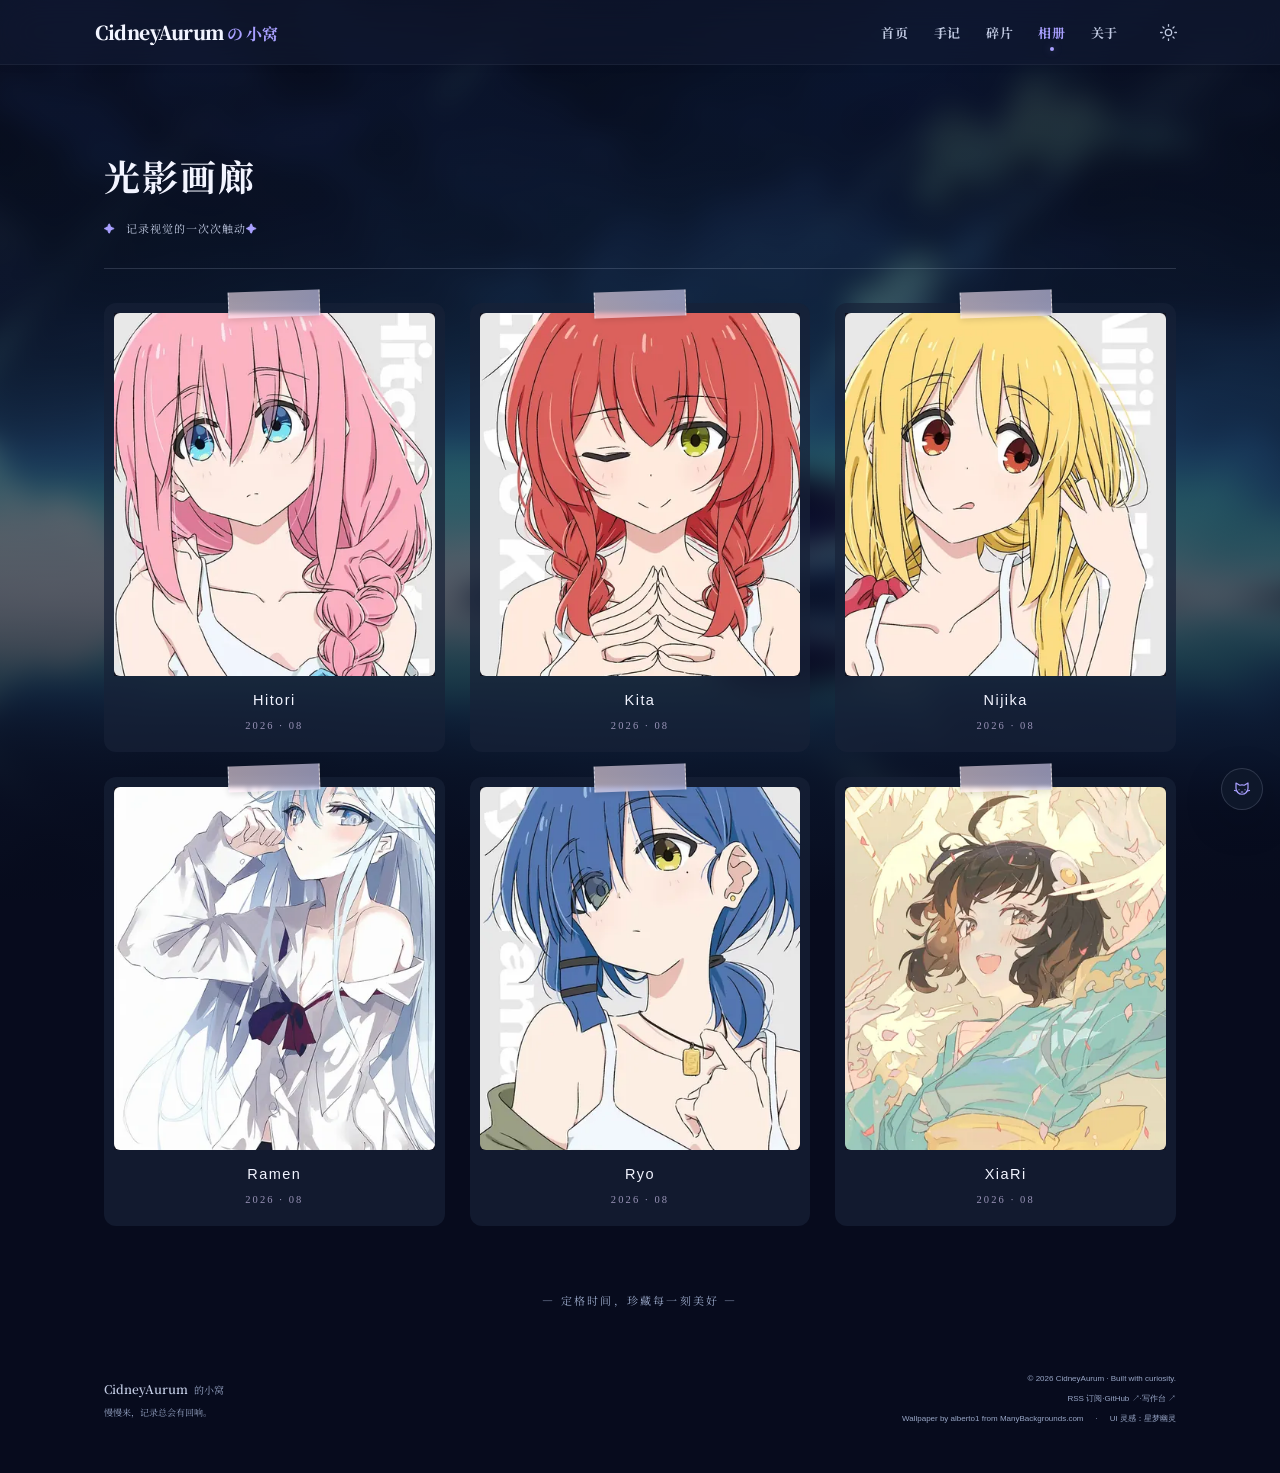
<file: photos.html>
<!DOCTYPE html>
<html lang="zh-CN">
<head>
  <meta charset="UTF-8">
  <meta name="viewport" content="width=device-width, initial-scale=1.0">
  <title>光影画廊 · CidneyAurum の 小窝</title>
  <meta name="description" content="CidneyAurum 的照片墙：记录视觉的一次次触动。">
  <link rel="icon" type="image/svg+xml" href="assets/favicon.svg">
  <link rel="manifest" href="/manifest.webmanifest">
  <link rel="preconnect" href="https://fonts.loli.net" crossorigin>
  <link href="https://fonts.loli.net/css2?family=Noto+Serif+SC:wght@400;700;900&display=swap" rel="stylesheet">
  <link rel="stylesheet" href="css/style.css?v=ai20261025">
  <link rel="stylesheet" href="css/garden.css?v=ai20261025">
</head>
<body class="page-enter" data-page="photos">
  <a class="skip-link" href="#main-content">跳到正文</a>
  <div class="scene" aria-hidden="true">
    <img class="scene-bg" src="assets/background-blur.webp" alt="">
    <div class="scene-overlay"></div>
    <div class="scene-grass"></div>
  </div>
  <canvas id="firefly-canvas" aria-hidden="true"></canvas>

  <svg class="pixel-deco cat" viewBox="0 0 11 8" aria-hidden="true"><g fill="#e8e5f2"><rect x="1" y="0" width="1" height="1"/><rect x="2" y="1" width="1" height="1"/><rect x="8" y="0" width="1" height="1"/><rect x="7" y="1" width="1" height="1"/><rect x="1" y="2" width="8" height="4"/><rect x="2" y="6" width="6" height="2"/><rect x="9" y="5" width="2" height="1"/></g><g fill="#ff8fb7"><rect x="2" y="0" width="1" height="1"/><rect x="7" y="0" width="1" height="1"/></g><g fill="#2a2a3e"><rect x="3" y="3" width="1" height="1"/><rect x="6" y="3" width="1" height="1"/></g></svg>
  <svg class="pixel-deco fish" viewBox="0 0 7 4" aria-hidden="true"><g fill="#7cc7ff"><rect x="1" y="1" width="4" height="2"/><rect x="2" y="0" width="2" height="1"/><rect x="2" y="3" width="2" height="1"/><rect x="5" y="0" width="1" height="1"/><rect x="5" y="3" width="1" height="1"/><rect x="6" y="1" width="1" height="2"/></g><rect x="2" y="1" width="1" height="1" fill="#1a2a4a"/></svg>
  <button id="to-top" class="to-top" aria-label="返回顶部">✦</button>

  <nav class="nav" aria-label="主导航">
    <a class="logo" href="index.html" aria-label="CidneyAurum 首页"><span class="brand-mark">A<span>.</span></span><span class="brand-copy">CidneyAurum<small>一点代码，一些生活</small></span></a>
    <div class="nav-links" id="nav-links">
      <a class="nav-link" href="index.html">首页</a>
      <a class="nav-link" href="blog.html">手记</a>
      <a class="nav-link" href="says.html">碎片</a>
      <a class="nav-link active" href="photos.html" aria-current="page">相册</a>
      <a class="nav-link" href="about.html">关于</a>
    </div>
    <div class="nav-actions">
      <a class="nav-github" href="https://github.com/CidneyAurum" target="_blank" rel="noopener noreferrer" aria-label="GitHub"><span data-icon="github"></span></a>
      <button id="theme-toggle" class="icon-btn" aria-label="切换主题">◐</button>
      <button id="hamburger" class="icon-btn" aria-label="打开导航" aria-controls="nav-links" aria-expanded="false">☰</button>
    </div>
  </nav>

  <main class="wrap" id="main-content" tabindex="-1">
    <header class="page-head">
      <h1 class="page-title">光影画廊</h1>
      <p class="page-sub"><span class="star">✦</span>记录视觉的一次次触动<span class="star">✦</span></p>
    </header>

    <!-- 照片墙：构建时自动扫描 assets/gallery/ 生成 gallery.json，这里负责渲染 -->
    <!-- 发新图：把图片丢进 assets/gallery/ 即可（文件名用 标题_年-月 格式效果最佳） -->
    <div class="photo-grid" id="photo-grid">
      <p class="empty-tip">照片加载中… 🖼️</p>
    </div>

    <p class="photo-note">— 定格时间，珍藏每一刻美好 —</p>
  </main>

  <footer class="site-footer">
    <div>
      <a class="footer-brand" href="index.html">CidneyAurum<span>的小窝</span></a>
      <p>慢慢来，记录总会有回响。</p>
    </div>
    <div class="footer-meta">
      <span>© 2026 CidneyAurum · Built with curiosity.</span>
      <span><a href="feed.xml">RSS 订阅</a><i>·</i><a href="https://github.com/CidneyAurum" target="_blank" rel="noopener noreferrer">GitHub ↗</a><i>·</i><a href="admin.html">写作台 ↗</a></span>
      <span class="footer-credits"><a class="visual-credit" href="https://manybackgrounds.com/background/blue-scenery-anime-night-sky-pzh6x27gg1g2eyph.html" target="_blank" rel="noopener noreferrer">Wallpaper by alberto1 from ManyBackgrounds.com</a><i>·</i><a class="design-credit" href="https://xmyl-153.github.io/xingmengyouling-blog/" target="_blank" rel="noopener noreferrer">UI 灵感：星梦幽灵</a></span>
    </div>
  </footer>

  <div class="mini-player">
    <img class="mini-cover" src="assets/background-blur.webp" alt="">
    <div>
      <div class="mini-title js-player-title">环境电台 · Ambient</div>
      <div class="mini-sub">直面过去，创造未来</div>
    </div>
    <button class="mini-btn js-play-toggle js-state" aria-label="播放/暂停">▶</button>
  </div>

  <script src="js/main.js?v=ai20261025"></script>
  <script src="js/garden.js?v=ai20261025" defer></script>
  <script src="js/player.js?v=ai20261025"></script>
  <script src="js/music.js?v=ai20261025" defer></script>
</body>
</html>
</file>
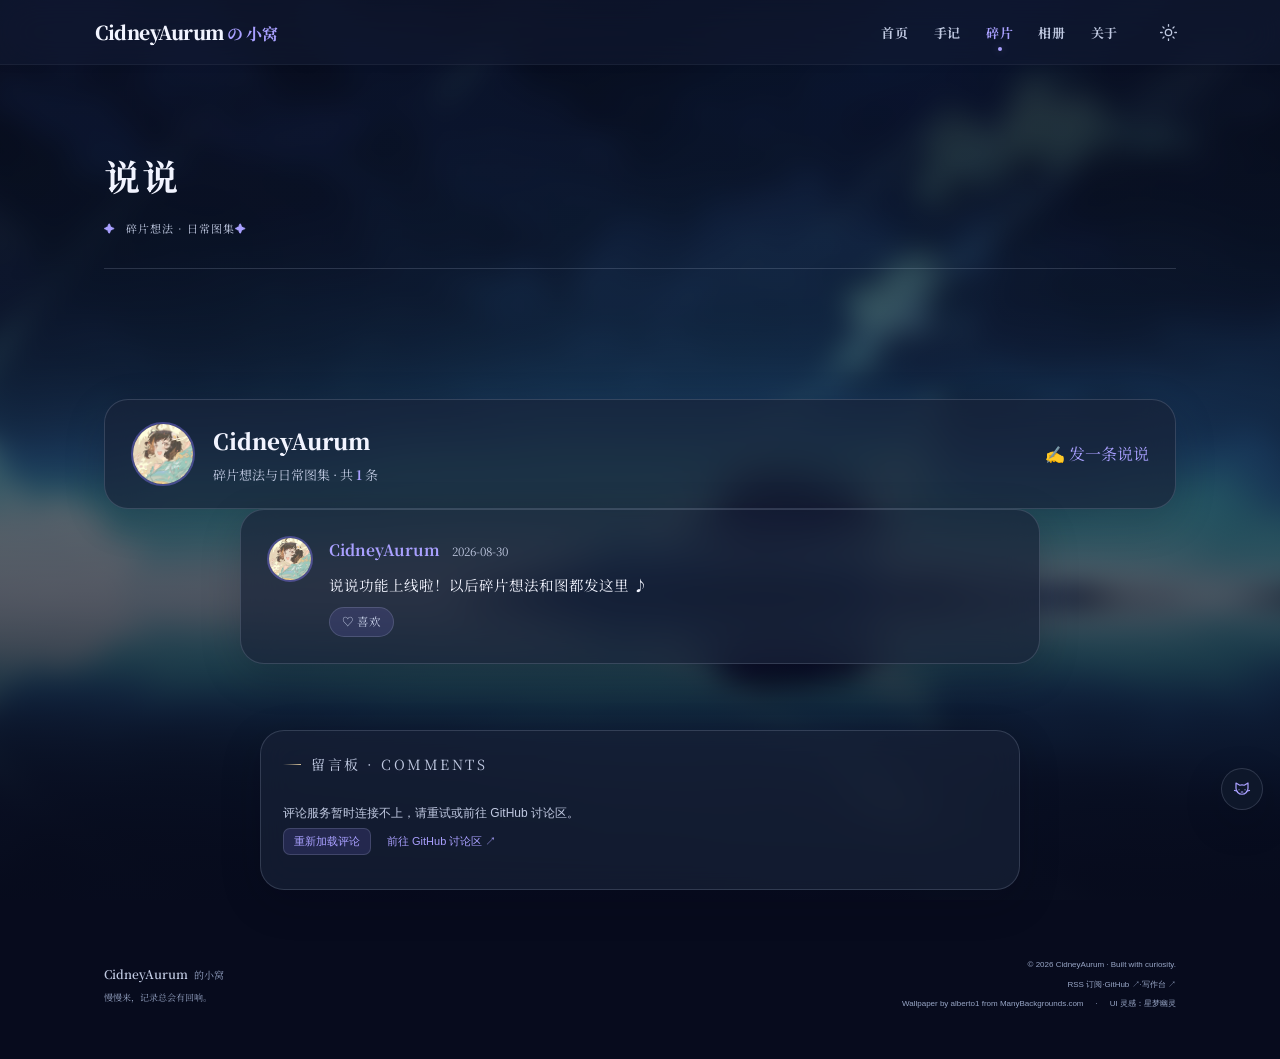
<file: says.html>
<!DOCTYPE html>
<html lang="zh-CN">
<head>
  <meta charset="UTF-8">
  <meta name="viewport" content="width=device-width, initial-scale=1.0">
  <title>说说 · CidneyAurum の 小窝</title>
  <meta name="description" content="CidneyAurum 的说说：碎片想法与日常图集。">
  <link rel="icon" type="image/svg+xml" href="assets/favicon.svg">
  <link rel="manifest" href="/manifest.webmanifest">
  <link rel="preconnect" href="https://fonts.loli.net" crossorigin>
  <link href="https://fonts.loli.net/css2?family=Noto+Serif+SC:wght@400;700;900&display=swap" rel="stylesheet">
  <link rel="stylesheet" href="css/style.css?v=ai20261025">
  <link rel="stylesheet" href="css/garden.css?v=ai20261025">
</head>
<body class="page-enter" data-page="says">
  <a class="skip-link" href="#main-content">跳到正文</a>
  <div class="scene" aria-hidden="true">
    <img class="scene-bg" src="assets/background-blur.webp" alt="">
    <div class="scene-overlay"></div>
    <div class="scene-grass"></div>
  </div>
  <canvas id="firefly-canvas" aria-hidden="true"></canvas>

  <svg class="pixel-deco cat" viewBox="0 0 11 8" aria-hidden="true"><g fill="#e8e5f2"><rect x="1" y="0" width="1" height="1"/><rect x="2" y="1" width="1" height="1"/><rect x="8" y="0" width="1" height="1"/><rect x="7" y="1" width="1" height="1"/><rect x="1" y="2" width="8" height="4"/><rect x="2" y="6" width="6" height="2"/><rect x="9" y="5" width="2" height="1"/></g><g fill="#ff8fb7"><rect x="2" y="0" width="1" height="1"/><rect x="7" y="0" width="1" height="1"/></g><g fill="#2a2a3e"><rect x="3" y="3" width="1" height="1"/><rect x="6" y="3" width="1" height="1"/></g></svg>
  <svg class="pixel-deco fish" viewBox="0 0 7 4" aria-hidden="true"><g fill="#7cc7ff"><rect x="1" y="1" width="4" height="2"/><rect x="2" y="0" width="2" height="1"/><rect x="2" y="3" width="2" height="1"/><rect x="5" y="0" width="1" height="1"/><rect x="5" y="3" width="1" height="1"/><rect x="6" y="1" width="1" height="2"/></g><rect x="2" y="1" width="1" height="1" fill="#1a2a4a"/></svg>
  <button id="to-top" class="to-top" aria-label="返回顶部">✦</button>

  <nav class="nav" aria-label="主导航">
    <a class="logo" href="index.html" aria-label="CidneyAurum 首页"><span class="brand-mark">A<span>.</span></span><span class="brand-copy">CidneyAurum<small>一点代码，一些生活</small></span></a>
    <div class="nav-links" id="nav-links">
      <a class="nav-link" href="index.html">首页</a>
      <a class="nav-link" href="blog.html">手记</a>
      <a class="nav-link active" href="says.html" aria-current="page">碎片</a>
      <a class="nav-link" href="photos.html">相册</a>
      <a class="nav-link" href="about.html">关于</a>
    </div>
    <div class="nav-actions">
      <a class="nav-github" href="https://github.com/CidneyAurum" target="_blank" rel="noopener noreferrer" aria-label="GitHub"><span data-icon="github"></span></a>
      <button id="theme-toggle" class="icon-btn" aria-label="切换主题">◐</button>
      <button id="hamburger" class="icon-btn" aria-label="打开导航" aria-controls="nav-links" aria-expanded="false">☰</button>
    </div>
  </nav>

  <main class="wrap" id="main-content" tabindex="-1">
    <header class="page-head">
      <h1 class="page-title">说说</h1>
      <p class="page-sub"><span class="star">✦</span>碎片想法 · 日常图集<span class="star">✦</span></p>
    </header>

    <div class="says-hero card">
      <img class="says-avatar" src="assets/avatar.webp" alt="">
      <div class="says-hero-main">
        <div class="says-hero-name serif">CidneyAurum</div>
        <div class="says-hero-desc">碎片想法与日常图集 · 共 <b id="says-count">-</b> 条</div>
      </div>
      <a class="btn btn-primary" href="admin.html?tab=say">✍️ 发一条说说</a>
    </div>
    <div class="says-list" id="says-list">
      <p class="empty-tip">说说加载中… 💭</p>
    </div>
    <div style="max-width:760px;margin:0 auto;">
      <div class="card comments-card" style="margin:26px 0 40px;">
        <div class="comments-head">留言板 · COMMENTS</div>
        <div id="giscus-slot"></div>
      </div>
    </div>
  </main>

  <footer class="site-footer">
    <div>
      <a class="footer-brand" href="index.html">CidneyAurum<span>的小窝</span></a>
      <p>慢慢来，记录总会有回响。</p>
    </div>
    <div class="footer-meta">
      <span>© 2026 CidneyAurum · Built with curiosity.</span>
      <span><a href="feed.xml">RSS 订阅</a><i>·</i><a href="https://github.com/CidneyAurum" target="_blank" rel="noopener noreferrer">GitHub ↗</a><i>·</i><a href="admin.html">写作台 ↗</a></span>
      <span class="footer-credits"><a class="visual-credit" href="https://manybackgrounds.com/background/blue-scenery-anime-night-sky-pzh6x27gg1g2eyph.html" target="_blank" rel="noopener noreferrer">Wallpaper by alberto1 from ManyBackgrounds.com</a><i>·</i><a class="design-credit" href="https://xmyl-153.github.io/xingmengyouling-blog/" target="_blank" rel="noopener noreferrer">UI 灵感：星梦幽灵</a></span>
    </div>
  </footer>

  <div class="mini-player">
    <img class="mini-cover" src="assets/background-blur.webp" alt="">
    <div>
      <div class="mini-title js-player-title">环境电台 · Ambient</div>
      <div class="mini-sub">直面过去，创造未来</div>
    </div>
    <button class="mini-btn js-play-toggle js-state" aria-label="播放/暂停">▶</button>
  </div>

  <script src="js/main.js?v=ai20261025"></script>
  <script src="js/garden.js?v=ai20261025" defer></script>
  <script src="js/player.js?v=ai20261025"></script>
  <script src="js/comments.js?v=ai20261025" defer></script>
  <script src="js/music.js?v=ai20261025" defer></script>
</body>
</html>
</file>
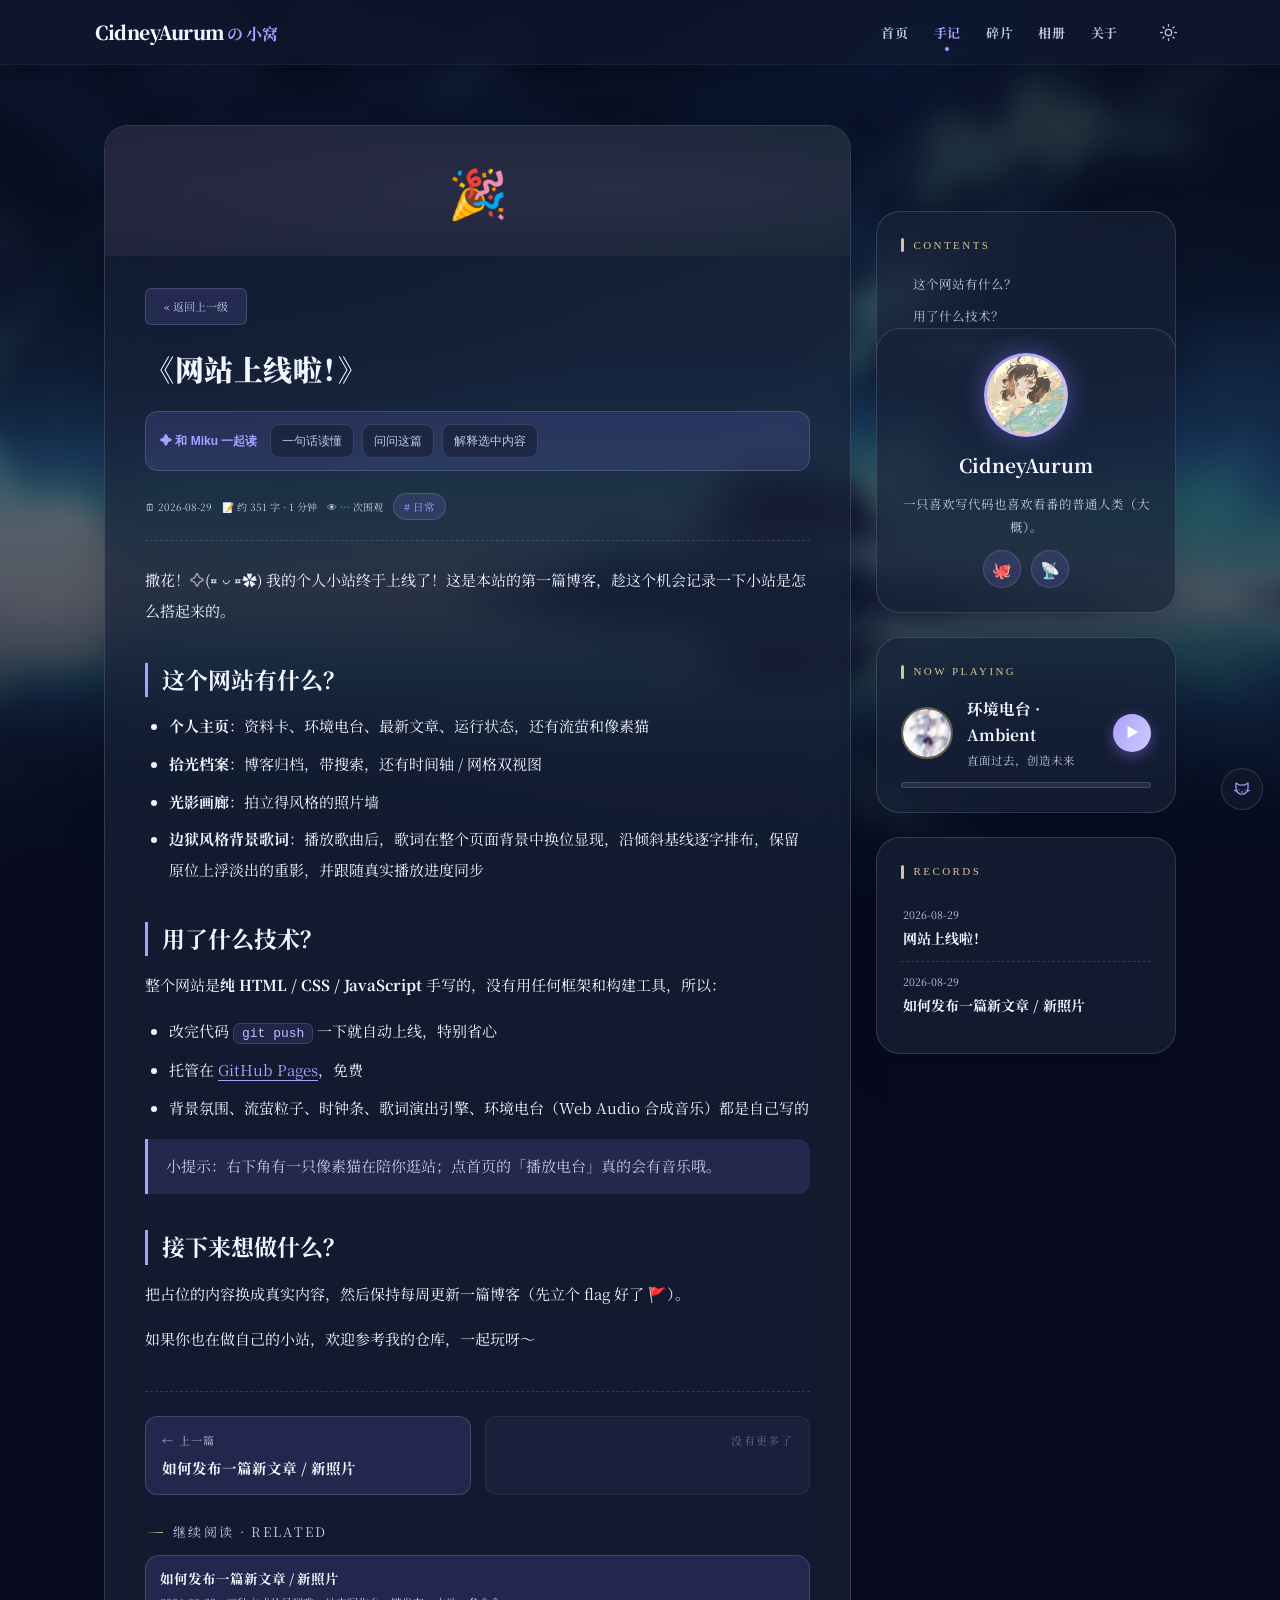
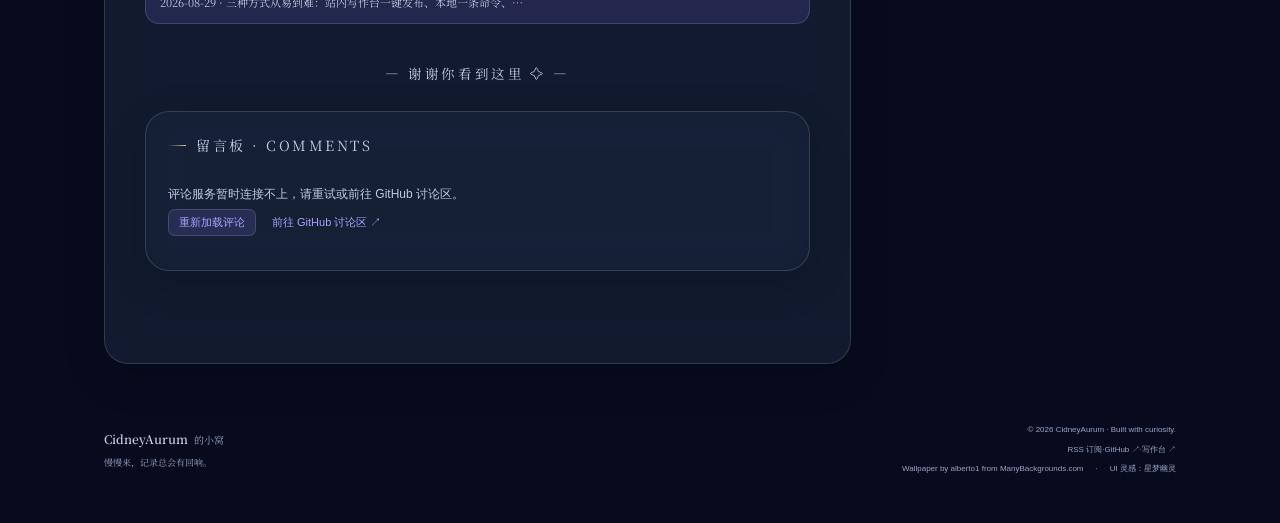
<file: posts/hello-world.html>
<!DOCTYPE html>
<html lang="zh-CN">
<head>
  <meta charset="UTF-8">
  <meta name="viewport" content="width=device-width, initial-scale=1.0">
  <title>网站上线啦！ · CidneyAurum の 小窝</title>
  <meta name="description" content="我的个人小站正式上线，这是第一篇博客，讲讲这个小站是怎么搭起来的。">
  <meta name="theme-color" content="#0b0a18">
  <link rel="canonical" href="https://cidneyaurum.github.io/posts/hello-world.html">
  <link rel="manifest" href="/manifest.webmanifest">
  <meta property="og:type" content="article">
  <meta property="og:title" content="网站上线啦！ · CidneyAurum の 小窝">
  <meta property="og:description" content="我的个人小站正式上线，这是第一篇博客，讲讲这个小站是怎么搭起来的。">
  <meta property="og:url" content="https://cidneyaurum.github.io/posts/hello-world.html">
  <meta property="og:image" content="https://cidneyaurum.github.io/assets/avatar.webp">
  <meta property="og:locale" content="zh_CN">
  <meta property="article:published_time" content="2026-08-29">
  <script type="application/ld+json">
  {"@context": "https://schema.org", "@type": "BlogPosting", "headline": "网站上线啦！", "description": "我的个人小站正式上线，这是第一篇博客，讲讲这个小站是怎么搭起来的。", "datePublished": "2026-08-29", "url": "https://cidneyaurum.github.io/posts/hello-world.html", "author": {"@type": "Person", "name": "CidneyAurum"}, "image": "https://cidneyaurum.github.io/assets/avatar.webp"}
  </script>
  <link rel="icon" type="image/svg+xml" href="../assets/favicon.svg">
  <link rel="alternate" type="application/rss+xml" title="RSS 订阅" href="../feed.xml">
  <script defer src="https://events.vercount.one/js"></script>
  <link rel="preconnect" href="https://fonts.loli.net" crossorigin>
  <link href="https://fonts.loli.net/css2?family=Noto+Serif+SC:wght@400;700;900&display=swap" rel="stylesheet">
  <link rel="stylesheet" href="../css/style.css?v=23">
  <link rel="stylesheet" href="../css/garden.css?v=garden1">
<style>pre { line-height: 125%; }
td.linenos .normal { color: inherit; background-color: transparent; padding-left: 5px; padding-right: 5px; }
span.linenos { color: inherit; background-color: transparent; padding-left: 5px; padding-right: 5px; }
td.linenos .special { color: #000000; background-color: #ffffc0; padding-left: 5px; padding-right: 5px; }
span.linenos.special { color: #000000; background-color: #ffffc0; padding-left: 5px; padding-right: 5px; }
.hljs .hll { background-color: #49483e }
.hljs { background: #272822; color: #F8F8F2 }
.hljs .c { color: #959077 } /* Comment */
.hljs .err { color: #ED007E; background-color: #1E0010 } /* Error */
.hljs .esc { color: #F8F8F2 } /* Escape */
.hljs .g { color: #F8F8F2 } /* Generic */
.hljs .k { color: #66D9EF } /* Keyword */
.hljs .l { color: #AE81FF } /* Literal */
.hljs .n { color: #F8F8F2 } /* Name */
.hljs .o { color: #FF4689 } /* Operator */
.hljs .x { color: #F8F8F2 } /* Other */
.hljs .p { color: #F8F8F2 } /* Punctuation */
.hljs .ch { color: #959077 } /* Comment.Hashbang */
.hljs .cm { color: #959077 } /* Comment.Multiline */
.hljs .cp { color: #959077 } /* Comment.Preproc */
.hljs .cpf { color: #959077 } /* Comment.PreprocFile */
.hljs .c1 { color: #959077 } /* Comment.Single */
.hljs .cs { color: #959077 } /* Comment.Special */
.hljs .gd { color: #FF4689 } /* Generic.Deleted */
.hljs .ge { color: #F8F8F2; font-style: italic } /* Generic.Emph */
.hljs .ges { color: #F8F8F2; font-weight: bold; font-style: italic } /* Generic.EmphStrong */
.hljs .gr { color: #FF4689 } /* Generic.Error */
.hljs .gh { color: #F8F8F2 } /* Generic.Heading */
.hljs .gi { color: #A6E22E } /* Generic.Inserted */
.hljs .go { color: #66D9EF } /* Generic.Output */
.hljs .gp { color: #FF4689; font-weight: bold } /* Generic.Prompt */
.hljs .gs { color: #F8F8F2; font-weight: bold } /* Generic.Strong */
.hljs .gu { color: #959077 } /* Generic.Subheading */
.hljs .gt { color: #66D9EF } /* Generic.Traceback */
.hljs .kc { color: #66D9EF } /* Keyword.Constant */
.hljs .kd { color: #66D9EF } /* Keyword.Declaration */
.hljs .kn { color: #FF4689 } /* Keyword.Namespace */
.hljs .kp { color: #66D9EF } /* Keyword.Pseudo */
.hljs .kr { color: #66D9EF } /* Keyword.Reserved */
.hljs .kt { color: #66D9EF } /* Keyword.Type */
.hljs .ld { color: #E6DB74 } /* Literal.Date */
.hljs .m { color: #AE81FF } /* Literal.Number */
.hljs .s { color: #E6DB74 } /* Literal.String */
.hljs .na { color: #A6E22E } /* Name.Attribute */
.hljs .nb { color: #A6E22E } /* Name.Builtin */
.hljs .nc { color: #A6E22E } /* Name.Class */
.hljs .no { color: #66D9EF } /* Name.Constant */
.hljs .nd { color: #A6E22E } /* Name.Decorator */
.hljs .ni { color: #F8F8F2 } /* Name.Entity */
.hljs .ne { color: #A6E22E } /* Name.Exception */
.hljs .nf { color: #A6E22E } /* Name.Function */
.hljs .nl { color: #F8F8F2 } /* Name.Label */
.hljs .nn { color: #F8F8F2 } /* Name.Namespace */
.hljs .nx { color: #A6E22E } /* Name.Other */
.hljs .py { color: #F8F8F2 } /* Name.Property */
.hljs .nt { color: #FF4689 } /* Name.Tag */
.hljs .nv { color: #F8F8F2 } /* Name.Variable */
.hljs .ow { color: #FF4689 } /* Operator.Word */
.hljs .pm { color: #F8F8F2 } /* Punctuation.Marker */
.hljs .w { color: #F8F8F2 } /* Text.Whitespace */
.hljs .mb { color: #AE81FF } /* Literal.Number.Bin */
.hljs .mf { color: #AE81FF } /* Literal.Number.Float */
.hljs .mh { color: #AE81FF } /* Literal.Number.Hex */
.hljs .mi { color: #AE81FF } /* Literal.Number.Integer */
.hljs .mo { color: #AE81FF } /* Literal.Number.Oct */
.hljs .sa { color: #E6DB74 } /* Literal.String.Affix */
.hljs .sb { color: #E6DB74 } /* Literal.String.Backtick */
.hljs .sc { color: #E6DB74 } /* Literal.String.Char */
.hljs .dl { color: #E6DB74 } /* Literal.String.Delimiter */
.hljs .sd { color: #E6DB74 } /* Literal.String.Doc */
.hljs .s2 { color: #E6DB74 } /* Literal.String.Double */
.hljs .se { color: #AE81FF } /* Literal.String.Escape */
.hljs .sh { color: #E6DB74 } /* Literal.String.Heredoc */
.hljs .si { color: #E6DB74 } /* Literal.String.Interpol */
.hljs .sx { color: #E6DB74 } /* Literal.String.Other */
.hljs .sr { color: #E6DB74 } /* Literal.String.Regex */
.hljs .s1 { color: #E6DB74 } /* Literal.String.Single */
.hljs .ss { color: #E6DB74 } /* Literal.String.Symbol */
.hljs .bp { color: #A6E22E } /* Name.Builtin.Pseudo */
.hljs .fm { color: #A6E22E } /* Name.Function.Magic */
.hljs .vc { color: #F8F8F2 } /* Name.Variable.Class */
.hljs .vg { color: #F8F8F2 } /* Name.Variable.Global */
.hljs .vi { color: #F8F8F2 } /* Name.Variable.Instance */
.hljs .vm { color: #F8F8F2 } /* Name.Variable.Magic */
.hljs .il { color: #AE81FF } /* Literal.Number.Integer.Long */</style></head>
<body class="page-enter" data-page="post">
  <a class="skip-link" href="#main-content">跳到正文</a>
  <div class="read-progress" id="read-progress"></div>
  <div class="scene" aria-hidden="true">
    <img class="scene-bg" src="../assets/background-blur.webp" alt="">
    <div class="scene-overlay"></div>
    <div class="scene-grass"></div>
  </div>
  <canvas id="firefly-canvas" aria-hidden="true"></canvas>
  <button id="to-top" class="to-top" aria-label="返回顶部">✦</button>

  <nav class="nav" aria-label="主导航">
    <a class="logo" href="../index.html" aria-label="CidneyAurum 首页"><span class="brand-mark">A<span>.</span></span><span class="brand-copy">CidneyAurum<small>一点代码，一些生活</small></span></a>
    <div class="nav-links" id="nav-links">
      <a class="nav-link" href="../index.html">首页</a>
      <a class="nav-link active" href="../blog.html" aria-current="page">手记</a>
      <a class="nav-link" href="../says.html">碎片</a>
      <a class="nav-link" href="../photos.html">相册</a>
      <a class="nav-link" href="../about.html">关于</a>
    </div>
    <div class="nav-actions">
      <a class="nav-github" href="https://github.com/CidneyAurum" target="_blank" rel="noopener noreferrer" aria-label="GitHub"><span data-icon="github"></span></a>
      <button id="theme-toggle" class="icon-btn" aria-label="切换主题">◐</button>
      <button id="hamburger" class="icon-btn" aria-label="打开导航" aria-controls="nav-links" aria-expanded="false">☰</button>
    </div>
  </nav>

  <main class="wrap article-layout" id="main-content" tabindex="-1">
    <article class="card article-card">
      <div class="article-cover"><span>🎉</span></div>
      <div class="article-inner">
        <a class="back-pill" href="../blog.html">« 返回上一级</a>
        <h1 class="article-title">《网站上线啦！》</h1>
        <div class="article-meta">
          <span>🗓 2026-08-29</span>
          <span>📝 约 351 字 · 1 分钟</span>
          <span>👁 <span class="vercount-page-pv">…</span> 次围观</span>
          <span class="tag-mini"># 日常</span>
        </div>

        <div class="prose">
<p>撒花！✧(≖ ◡ ≖✿) 我的个人小站终于上线了！这是本站的第一篇博客，趁这个机会记录一下小站是怎么搭起来的。</p>
<h2 id="toc-1">这个网站有什么？</h2>
<ul>
<li><strong>个人主页</strong>：资料卡、环境电台、最新文章、运行状态，还有流萤和像素猫</li>
<li><strong>拾光档案</strong>：博客归档，带搜索，还有时间轴 / 网格双视图</li>
<li><strong>光影画廊</strong>：拍立得风格的照片墙</li>
<li><strong>边狱风格背景歌词</strong>：播放歌曲后，歌词在整个页面背景中换位显现，沿倾斜基线逐字排布，保留原位上浮淡出的重影，并跟随真实播放进度同步</li>
</ul>
<h2 id="toc-2">用了什么技术？</h2>
<p>整个网站是<strong>纯 HTML / CSS / JavaScript</strong> 手写的，没有用任何框架和构建工具，所以：</p>
<ul>
<li>改完代码 <code>git push</code> 一下就自动上线，特别省心</li>
<li>托管在 <a href="https://pages.github.com/" target="_blank" rel="noopener noreferrer">GitHub Pages</a>，免费</li>
<li>背景氛围、流萤粒子、时钟条、歌词演出引擎、环境电台（Web Audio 合成音乐）都是自己写的</li>
</ul>
<blockquote>小提示：右下角有一只像素猫在陪你逛站；点首页的「播放电台」真的会有音乐哦。</blockquote>
<h2 id="toc-3">接下来想做什么？</h2>
<p>把占位的内容换成真实内容，然后保持每周更新一篇博客（先立个 flag 好了 🚩）。</p>
<p>如果你也在做自己的小站，欢迎参考我的仓库，一起玩呀～</p>
        </div>

        <nav class="post-nav"><a class="pn-cell" href="how-to-write-post.html"><span class="pn-label">← 上一篇</span><span class="pn-title">如何发布一篇新文章 / 新照片</span></a><span class="pn-cell pn-empty"><span class="pn-label">没有更多了</span></span></nav>
        <div class="related"><div class="related-head">继续阅读 · RELATED</div><a class="related-item" href="how-to-write-post.html"><span class="r-title">如何发布一篇新文章 / 新照片</span><span class="r-meta">2026-08-29 · 三种方式从易到难：站内写作台一键发布、本地一条命令、…</span></a></div>
        <p class="article-end">— 谢谢你看到这里 ✧ —</p>

        <div class="comments-card card">
          <div class="comments-head">留言板 · COMMENTS</div>
          <div id="giscus-slot"></div>
        </div>
      </div>
    </article>

    <aside>
      <div class="card side-card toc-card"><div class="side-label">CONTENTS</div><nav class="toc-list"><a class="toc-l2" href="#toc-1">这个网站有什么？</a><a class="toc-l2" href="#toc-2">用了什么技术？</a><a class="toc-l2" href="#toc-3">接下来想做什么？</a></nav></div>
      <div class="card side-card side-profile">
        <div class="avatar-ring"><img src="../assets/avatar.webp" alt="头像"></div>
        <div class="side-name">CidneyAurum</div>
        <p class="side-desc">一只喜欢写代码也喜欢看番的普通人类（大概）。</p>
        <div class="side-social">
          <a class="social-btn" href="https://github.com/CidneyAurum" target="_blank" rel="noopener" title="GitHub">🐙</a>
          <a class="social-btn" href="../feed.xml" title="RSS 订阅">📡</a>
        </div>
      </div>

      <div class="card side-card">
        <div class="side-label">NOW PLAYING</div>
        <div class="np-row">
          <img class="np-cover" src="../assets/background-blur.webp" alt="">
          <div class="np-info">
            <div class="np-title js-player-title">环境电台 · Ambient</div>
            <div class="np-sub">直面过去，创造未来</div>
          </div>
          <button class="np-btn js-play-toggle js-state" aria-label="播放/暂停">▶</button>
        </div>
        <div class="np-bar"><div class="fill js-progress-fill"></div></div>
      </div>

      <div class="card side-card">
        <div class="side-label">RECORDS</div>
        <div id="side-records"><div class="side-record"><div class="d">加载中…</div></div></div>
      </div>
    </aside>
  </main>

  <footer class="site-footer">
    <div>
      <a class="footer-brand" href="../index.html">CidneyAurum<span>的小窝</span></a>
      <p>慢慢来，记录总会有回响。</p>
    </div>
    <div class="footer-meta">
      <span>© 2026 CidneyAurum · Built with curiosity.</span>
      <span><a href="../feed.xml">RSS 订阅</a><i>·</i><a href="https://github.com/CidneyAurum" target="_blank" rel="noopener noreferrer">GitHub ↗</a><i>·</i><a href="../admin.html">写作台 ↗</a></span>
      <span class="footer-credits"><a class="visual-credit" href="https://manybackgrounds.com/background/blue-scenery-anime-night-sky-pzh6x27gg1g2eyph.html" target="_blank" rel="noopener noreferrer">Wallpaper by alberto1 from ManyBackgrounds.com</a><i>·</i><a class="design-credit" href="https://xmyl-153.github.io/xingmengyouling-blog/" target="_blank" rel="noopener noreferrer">UI 灵感：星梦幽灵</a></span>
    </div>
  </footer>

  <div class="mini-player">
    <img class="mini-cover" src="../assets/background-blur.webp" alt="">
    <div>
      <div class="mini-title js-player-title">环境电台 · Ambient</div>
      <div class="mini-sub">直面过去，创造未来</div>
    </div>
    <button class="mini-btn js-play-toggle js-state" aria-label="播放/暂停">▶</button>
  </div>

  <script src="../js/main.js?v=23"></script>
  <script src="../js/garden.js?v=garden1" defer></script>
  <script src="../js/player.js?v=23"></script>
  <script src="../js/music.js?v=23" defer></script>
  <script src="../js/comments.js?v=23" defer></script>
</body>
</html>
</file>
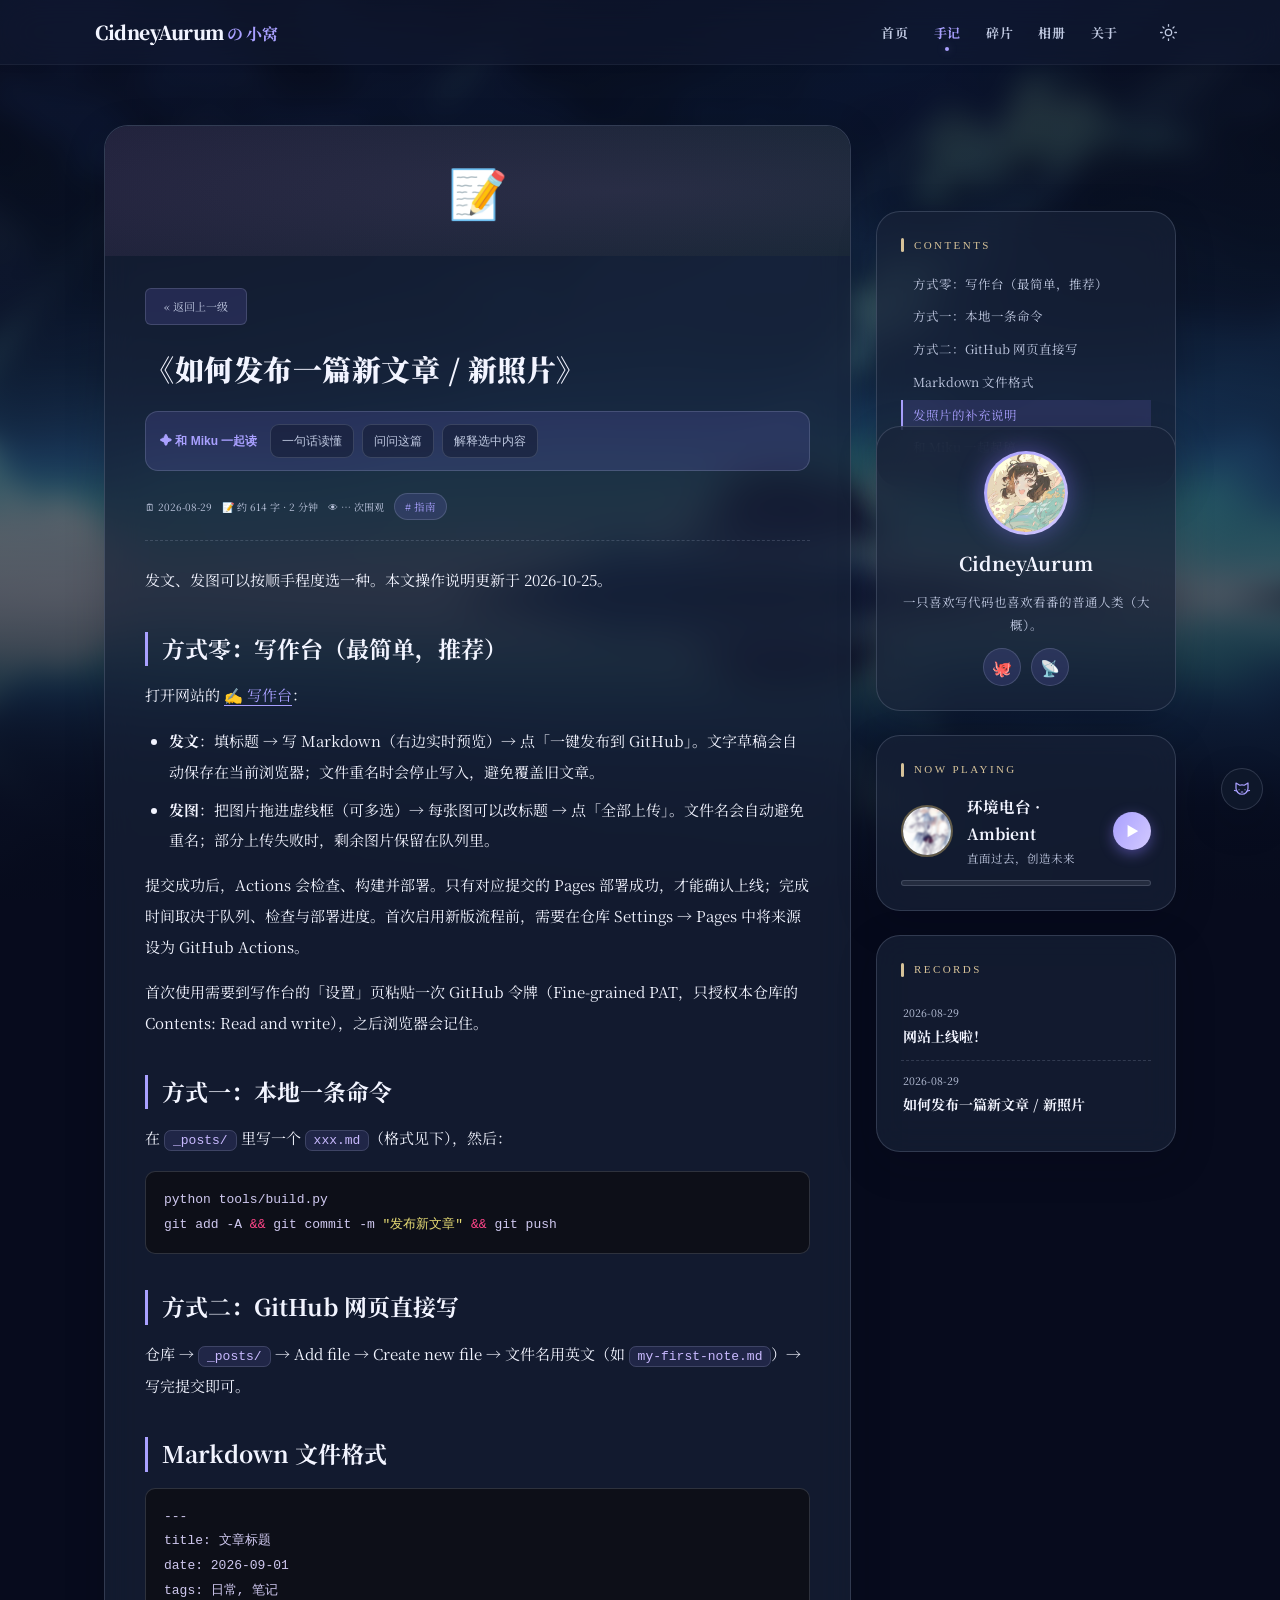
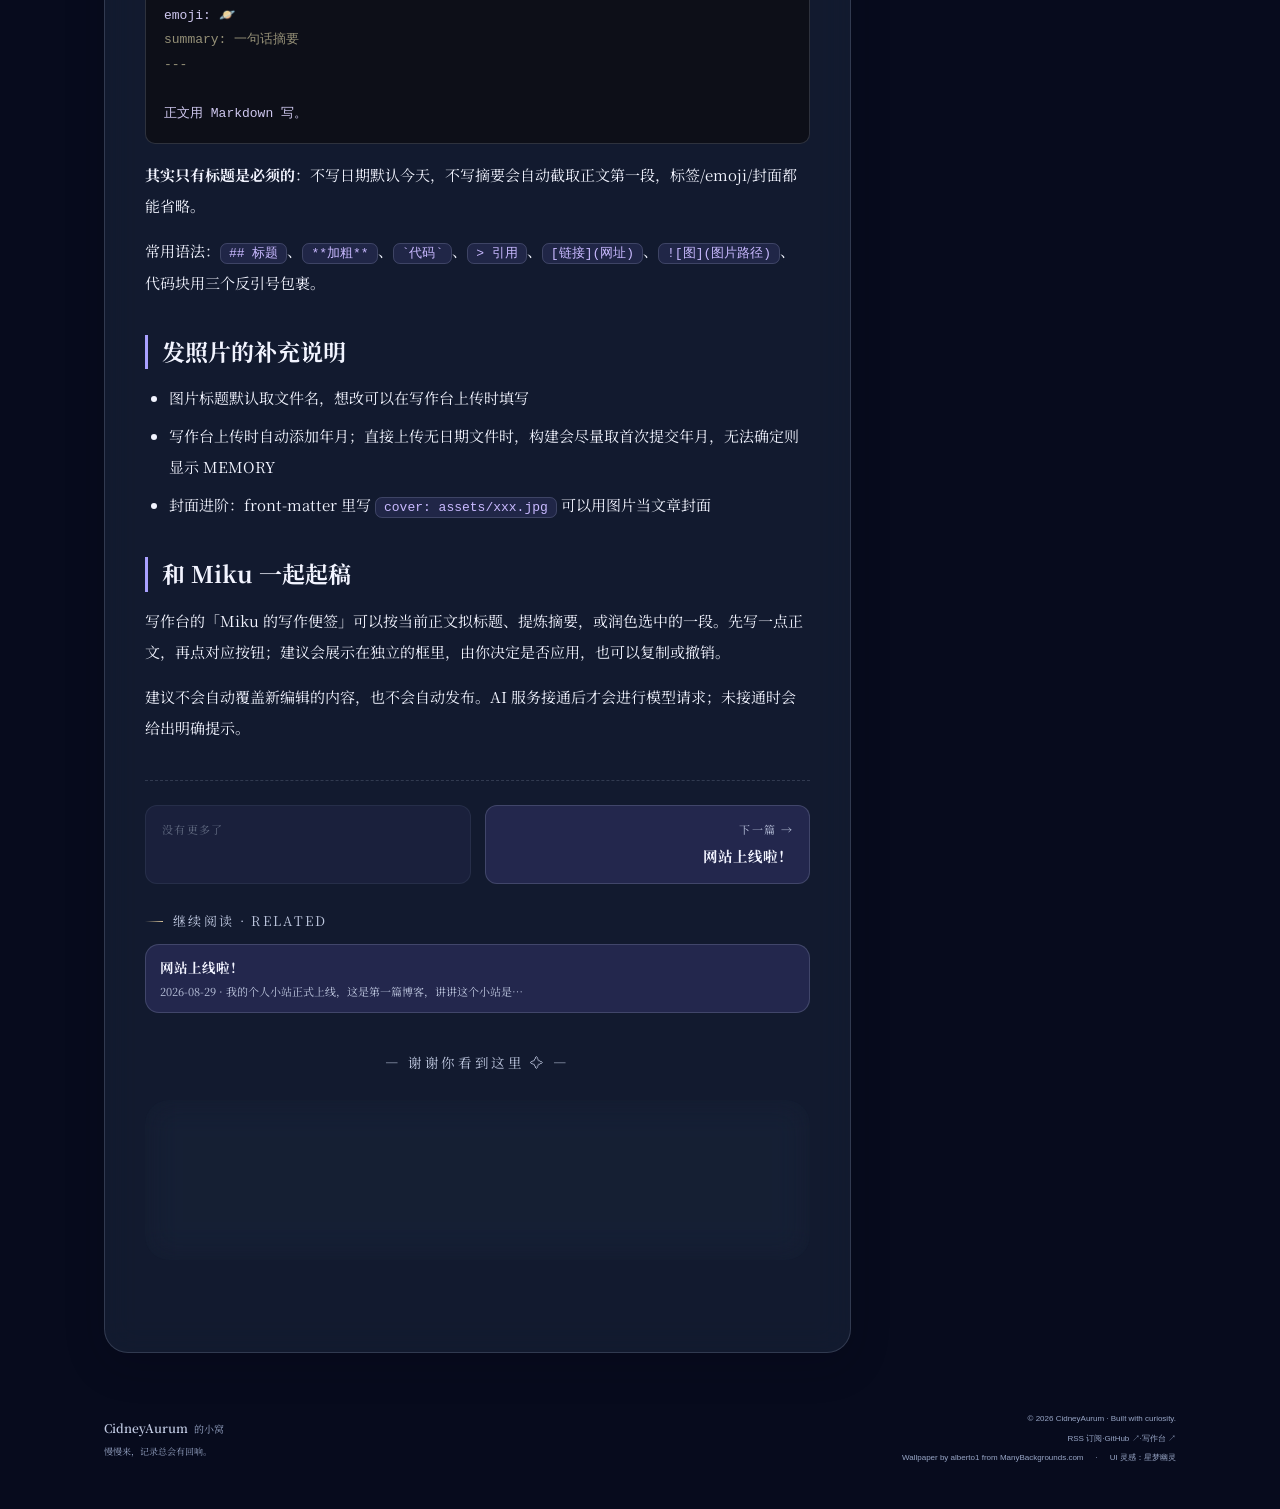
<file: posts/how-to-write-post.html>
<!DOCTYPE html>
<html lang="zh-CN">
<head>
  <meta charset="UTF-8">
  <meta name="viewport" content="width=device-width, initial-scale=1.0">
  <title>如何发布一篇新文章 / 新照片 · CidneyAurum の 小窝</title>
  <meta name="description" content="三种方式从易到难：站内写作台一键发布、本地一条命令、GitHub 网页直接写。">
  <meta name="theme-color" content="#0b0a18">
  <link rel="canonical" href="https://cidneyaurum.github.io/posts/how-to-write-post.html">
  <link rel="manifest" href="/manifest.webmanifest">
  <meta property="og:type" content="article">
  <meta property="og:title" content="如何发布一篇新文章 / 新照片 · CidneyAurum の 小窝">
  <meta property="og:description" content="三种方式从易到难：站内写作台一键发布、本地一条命令、GitHub 网页直接写。">
  <meta property="og:url" content="https://cidneyaurum.github.io/posts/how-to-write-post.html">
  <meta property="og:image" content="https://cidneyaurum.github.io/assets/avatar.webp">
  <meta property="og:locale" content="zh_CN">
  <meta property="article:published_time" content="2026-08-29">
  <script type="application/ld+json">
  {"@context": "https://schema.org", "@type": "BlogPosting", "headline": "如何发布一篇新文章 / 新照片", "description": "三种方式从易到难：站内写作台一键发布、本地一条命令、GitHub 网页直接写。", "datePublished": "2026-08-29", "url": "https://cidneyaurum.github.io/posts/how-to-write-post.html", "author": {"@type": "Person", "name": "CidneyAurum"}, "image": "https://cidneyaurum.github.io/assets/avatar.webp"}
  </script>
  <link rel="icon" type="image/svg+xml" href="../assets/favicon.svg">
  <link rel="alternate" type="application/rss+xml" title="RSS 订阅" href="../feed.xml">
  <script defer src="https://events.vercount.one/js"></script>
  <link rel="preconnect" href="https://fonts.loli.net" crossorigin>
  <link href="https://fonts.loli.net/css2?family=Noto+Serif+SC:wght@400;700;900&display=swap" rel="stylesheet">
  <link rel="stylesheet" href="../css/style.css?v=23">
  <link rel="stylesheet" href="../css/garden.css?v=garden1">
<style>pre { line-height: 125%; }
td.linenos .normal { color: inherit; background-color: transparent; padding-left: 5px; padding-right: 5px; }
span.linenos { color: inherit; background-color: transparent; padding-left: 5px; padding-right: 5px; }
td.linenos .special { color: #000000; background-color: #ffffc0; padding-left: 5px; padding-right: 5px; }
span.linenos.special { color: #000000; background-color: #ffffc0; padding-left: 5px; padding-right: 5px; }
.hljs .hll { background-color: #49483e }
.hljs { background: #272822; color: #F8F8F2 }
.hljs .c { color: #959077 } /* Comment */
.hljs .err { color: #ED007E; background-color: #1E0010 } /* Error */
.hljs .esc { color: #F8F8F2 } /* Escape */
.hljs .g { color: #F8F8F2 } /* Generic */
.hljs .k { color: #66D9EF } /* Keyword */
.hljs .l { color: #AE81FF } /* Literal */
.hljs .n { color: #F8F8F2 } /* Name */
.hljs .o { color: #FF4689 } /* Operator */
.hljs .x { color: #F8F8F2 } /* Other */
.hljs .p { color: #F8F8F2 } /* Punctuation */
.hljs .ch { color: #959077 } /* Comment.Hashbang */
.hljs .cm { color: #959077 } /* Comment.Multiline */
.hljs .cp { color: #959077 } /* Comment.Preproc */
.hljs .cpf { color: #959077 } /* Comment.PreprocFile */
.hljs .c1 { color: #959077 } /* Comment.Single */
.hljs .cs { color: #959077 } /* Comment.Special */
.hljs .gd { color: #FF4689 } /* Generic.Deleted */
.hljs .ge { color: #F8F8F2; font-style: italic } /* Generic.Emph */
.hljs .ges { color: #F8F8F2; font-weight: bold; font-style: italic } /* Generic.EmphStrong */
.hljs .gr { color: #FF4689 } /* Generic.Error */
.hljs .gh { color: #F8F8F2 } /* Generic.Heading */
.hljs .gi { color: #A6E22E } /* Generic.Inserted */
.hljs .go { color: #66D9EF } /* Generic.Output */
.hljs .gp { color: #FF4689; font-weight: bold } /* Generic.Prompt */
.hljs .gs { color: #F8F8F2; font-weight: bold } /* Generic.Strong */
.hljs .gu { color: #959077 } /* Generic.Subheading */
.hljs .gt { color: #66D9EF } /* Generic.Traceback */
.hljs .kc { color: #66D9EF } /* Keyword.Constant */
.hljs .kd { color: #66D9EF } /* Keyword.Declaration */
.hljs .kn { color: #FF4689 } /* Keyword.Namespace */
.hljs .kp { color: #66D9EF } /* Keyword.Pseudo */
.hljs .kr { color: #66D9EF } /* Keyword.Reserved */
.hljs .kt { color: #66D9EF } /* Keyword.Type */
.hljs .ld { color: #E6DB74 } /* Literal.Date */
.hljs .m { color: #AE81FF } /* Literal.Number */
.hljs .s { color: #E6DB74 } /* Literal.String */
.hljs .na { color: #A6E22E } /* Name.Attribute */
.hljs .nb { color: #A6E22E } /* Name.Builtin */
.hljs .nc { color: #A6E22E } /* Name.Class */
.hljs .no { color: #66D9EF } /* Name.Constant */
.hljs .nd { color: #A6E22E } /* Name.Decorator */
.hljs .ni { color: #F8F8F2 } /* Name.Entity */
.hljs .ne { color: #A6E22E } /* Name.Exception */
.hljs .nf { color: #A6E22E } /* Name.Function */
.hljs .nl { color: #F8F8F2 } /* Name.Label */
.hljs .nn { color: #F8F8F2 } /* Name.Namespace */
.hljs .nx { color: #A6E22E } /* Name.Other */
.hljs .py { color: #F8F8F2 } /* Name.Property */
.hljs .nt { color: #FF4689 } /* Name.Tag */
.hljs .nv { color: #F8F8F2 } /* Name.Variable */
.hljs .ow { color: #FF4689 } /* Operator.Word */
.hljs .pm { color: #F8F8F2 } /* Punctuation.Marker */
.hljs .w { color: #F8F8F2 } /* Text.Whitespace */
.hljs .mb { color: #AE81FF } /* Literal.Number.Bin */
.hljs .mf { color: #AE81FF } /* Literal.Number.Float */
.hljs .mh { color: #AE81FF } /* Literal.Number.Hex */
.hljs .mi { color: #AE81FF } /* Literal.Number.Integer */
.hljs .mo { color: #AE81FF } /* Literal.Number.Oct */
.hljs .sa { color: #E6DB74 } /* Literal.String.Affix */
.hljs .sb { color: #E6DB74 } /* Literal.String.Backtick */
.hljs .sc { color: #E6DB74 } /* Literal.String.Char */
.hljs .dl { color: #E6DB74 } /* Literal.String.Delimiter */
.hljs .sd { color: #E6DB74 } /* Literal.String.Doc */
.hljs .s2 { color: #E6DB74 } /* Literal.String.Double */
.hljs .se { color: #AE81FF } /* Literal.String.Escape */
.hljs .sh { color: #E6DB74 } /* Literal.String.Heredoc */
.hljs .si { color: #E6DB74 } /* Literal.String.Interpol */
.hljs .sx { color: #E6DB74 } /* Literal.String.Other */
.hljs .sr { color: #E6DB74 } /* Literal.String.Regex */
.hljs .s1 { color: #E6DB74 } /* Literal.String.Single */
.hljs .ss { color: #E6DB74 } /* Literal.String.Symbol */
.hljs .bp { color: #A6E22E } /* Name.Builtin.Pseudo */
.hljs .fm { color: #A6E22E } /* Name.Function.Magic */
.hljs .vc { color: #F8F8F2 } /* Name.Variable.Class */
.hljs .vg { color: #F8F8F2 } /* Name.Variable.Global */
.hljs .vi { color: #F8F8F2 } /* Name.Variable.Instance */
.hljs .vm { color: #F8F8F2 } /* Name.Variable.Magic */
.hljs .il { color: #AE81FF } /* Literal.Number.Integer.Long */</style></head>
<body class="page-enter" data-page="post">
  <a class="skip-link" href="#main-content">跳到正文</a>
  <div class="read-progress" id="read-progress"></div>
  <div class="scene" aria-hidden="true">
    <img class="scene-bg" src="../assets/background-blur.webp" alt="">
    <div class="scene-overlay"></div>
    <div class="scene-grass"></div>
  </div>
  <canvas id="firefly-canvas" aria-hidden="true"></canvas>
  <button id="to-top" class="to-top" aria-label="返回顶部">✦</button>

  <nav class="nav" aria-label="主导航">
    <a class="logo" href="../index.html" aria-label="CidneyAurum 首页"><span class="brand-mark">A<span>.</span></span><span class="brand-copy">CidneyAurum<small>一点代码，一些生活</small></span></a>
    <div class="nav-links" id="nav-links">
      <a class="nav-link" href="../index.html">首页</a>
      <a class="nav-link active" href="../blog.html" aria-current="page">手记</a>
      <a class="nav-link" href="../says.html">碎片</a>
      <a class="nav-link" href="../photos.html">相册</a>
      <a class="nav-link" href="../about.html">关于</a>
    </div>
    <div class="nav-actions">
      <a class="nav-github" href="https://github.com/CidneyAurum" target="_blank" rel="noopener noreferrer" aria-label="GitHub"><span data-icon="github"></span></a>
      <button id="theme-toggle" class="icon-btn" aria-label="切换主题">◐</button>
      <button id="hamburger" class="icon-btn" aria-label="打开导航" aria-controls="nav-links" aria-expanded="false">☰</button>
    </div>
  </nav>

  <main class="wrap article-layout" id="main-content" tabindex="-1">
    <article class="card article-card">
      <div class="article-cover"><span>📝</span></div>
      <div class="article-inner">
        <a class="back-pill" href="../blog.html">« 返回上一级</a>
        <h1 class="article-title">《如何发布一篇新文章 / 新照片》</h1>
        <div class="article-meta">
          <span>🗓 2026-08-29</span>
          <span>📝 约 614 字 · 2 分钟</span>
          <span>👁 <span class="vercount-page-pv">…</span> 次围观</span>
          <span class="tag-mini"># 指南</span>
        </div>

        <div class="prose">
<p>发文、发图可以按顺手程度选一种。本文操作说明更新于 2026-10-25。</p>
<h2 id="toc-1">方式零：写作台（最简单，推荐）</h2>
<p>打开网站的 <a href="../admin.html">✍️ 写作台</a>：</p>
<ul>
<li><strong>发文</strong>：填标题 → 写 Markdown（右边实时预览）→ 点「一键发布到 GitHub」。文字草稿会自动保存在当前浏览器；文件重名时会停止写入，避免覆盖旧文章。</li>
<li><strong>发图</strong>：把图片拖进虚线框（可多选）→ 每张图可以改标题 → 点「全部上传」。文件名会自动避免重名；部分上传失败时，剩余图片保留在队列里。</li>
</ul>
<p>提交成功后，Actions 会检查、构建并部署。只有对应提交的 Pages 部署成功，才能确认上线；完成时间取决于队列、检查与部署进度。首次启用新版流程前，需要在仓库 Settings → Pages 中将来源设为 GitHub Actions。</p>
<p>首次使用需要到写作台的「设置」页粘贴一次 GitHub 令牌（Fine-grained PAT，只授权本仓库的 Contents: Read and write），之后浏览器会记住。</p>
<h2 id="toc-2">方式一：本地一条命令</h2>
<p>在 <code>_posts/</code> 里写一个 <code>xxx.md</code>（格式见下），然后：</p>
<pre data-lang="bash"><code class="hljs">python<span class="w"> </span>tools/build.py
git<span class="w"> </span>add<span class="w"> </span>-A<span class="w"> </span><span class="o">&amp;&amp;</span><span class="w"> </span>git<span class="w"> </span>commit<span class="w"> </span>-m<span class="w"> </span><span class="s2">"发布新文章"</span><span class="w"> </span><span class="o">&amp;&amp;</span><span class="w"> </span>git<span class="w"> </span>push</code></pre>
<h2 id="toc-3">方式二：GitHub 网页直接写</h2>
<p>仓库 → <code>_posts/</code> → Add file → Create new file → 文件名用英文（如 <code>my-first-note.md</code>）→ 写完提交即可。</p>
<h2 id="toc-4">Markdown 文件格式</h2>
<pre data-lang="markdown"><code class="hljs">---
title: 文章标题
date: 2026-09-01
tags: 日常, 笔记
emoji: 🪐
<span class="gu">summary: 一句话摘要</span>
<span class="gu">---</span>

正文用 Markdown 写。</code></pre>
<p><strong>其实只有标题是必须的</strong>：不写日期默认今天，不写摘要会自动截取正文第一段，标签/emoji/封面都能省略。</p>
<p>常用语法：<code>## 标题</code>、<code>**加粗**</code>、<code>`代码`</code>、<code>&gt; 引用</code>、<code>[链接](网址)</code>、<code>![图](图片路径)</code>、代码块用三个反引号包裹。</p>
<h2 id="toc-5">发照片的补充说明</h2>
<ul>
<li>图片标题默认取文件名，想改可以在写作台上传时填写</li>
<li>写作台上传时自动添加年月；直接上传无日期文件时，构建会尽量取首次提交年月，无法确定则显示 MEMORY</li>
<li>封面进阶：front-matter 里写 <code>cover: assets/xxx.jpg</code> 可以用图片当文章封面</li>
</ul>
<h2 id="toc-6">和 Miku 一起起稿</h2>
<p>写作台的「Miku 的写作便签」可以按当前正文拟标题、提炼摘要，或润色选中的一段。先写一点正文，再点对应按钮；建议会展示在独立的框里，由你决定是否应用，也可以复制或撤销。</p>
<p>建议不会自动覆盖新编辑的内容，也不会自动发布。AI 服务接通后才会进行模型请求；未接通时会给出明确提示。</p>
        </div>

        <nav class="post-nav"><span class="pn-cell pn-empty"><span class="pn-label">没有更多了</span></span><a class="pn-cell" href="hello-world.html"><span class="pn-label">下一篇 →</span><span class="pn-title">网站上线啦！</span></a></nav>
        <div class="related"><div class="related-head">继续阅读 · RELATED</div><a class="related-item" href="hello-world.html"><span class="r-title">网站上线啦！</span><span class="r-meta">2026-08-29 · 我的个人小站正式上线，这是第一篇博客，讲讲这个小站是…</span></a></div>
        <p class="article-end">— 谢谢你看到这里 ✧ —</p>

        <div class="comments-card card">
          <div class="comments-head">留言板 · COMMENTS</div>
          <div id="giscus-slot"></div>
        </div>
      </div>
    </article>

    <aside>
      <div class="card side-card toc-card"><div class="side-label">CONTENTS</div><nav class="toc-list"><a class="toc-l2" href="#toc-1">方式零：写作台（最简单，推荐）</a><a class="toc-l2" href="#toc-2">方式一：本地一条命令</a><a class="toc-l2" href="#toc-3">方式二：GitHub 网页直接写</a><a class="toc-l2" href="#toc-4">Markdown 文件格式</a><a class="toc-l2" href="#toc-5">发照片的补充说明</a><a class="toc-l2" href="#toc-6">和 Miku 一起起稿</a></nav></div>
      <div class="card side-card side-profile">
        <div class="avatar-ring"><img src="../assets/avatar.webp" alt="头像"></div>
        <div class="side-name">CidneyAurum</div>
        <p class="side-desc">一只喜欢写代码也喜欢看番的普通人类（大概）。</p>
        <div class="side-social">
          <a class="social-btn" href="https://github.com/CidneyAurum" target="_blank" rel="noopener" title="GitHub">🐙</a>
          <a class="social-btn" href="../feed.xml" title="RSS 订阅">📡</a>
        </div>
      </div>

      <div class="card side-card">
        <div class="side-label">NOW PLAYING</div>
        <div class="np-row">
          <img class="np-cover" src="../assets/background-blur.webp" alt="">
          <div class="np-info">
            <div class="np-title js-player-title">环境电台 · Ambient</div>
            <div class="np-sub">直面过去，创造未来</div>
          </div>
          <button class="np-btn js-play-toggle js-state" aria-label="播放/暂停">▶</button>
        </div>
        <div class="np-bar"><div class="fill js-progress-fill"></div></div>
      </div>

      <div class="card side-card">
        <div class="side-label">RECORDS</div>
        <div id="side-records"><div class="side-record"><div class="d">加载中…</div></div></div>
      </div>
    </aside>
  </main>

  <footer class="site-footer">
    <div>
      <a class="footer-brand" href="../index.html">CidneyAurum<span>的小窝</span></a>
      <p>慢慢来，记录总会有回响。</p>
    </div>
    <div class="footer-meta">
      <span>© 2026 CidneyAurum · Built with curiosity.</span>
      <span><a href="../feed.xml">RSS 订阅</a><i>·</i><a href="https://github.com/CidneyAurum" target="_blank" rel="noopener noreferrer">GitHub ↗</a><i>·</i><a href="../admin.html">写作台 ↗</a></span>
      <span class="footer-credits"><a class="visual-credit" href="https://manybackgrounds.com/background/blue-scenery-anime-night-sky-pzh6x27gg1g2eyph.html" target="_blank" rel="noopener noreferrer">Wallpaper by alberto1 from ManyBackgrounds.com</a><i>·</i><a class="design-credit" href="https://xmyl-153.github.io/xingmengyouling-blog/" target="_blank" rel="noopener noreferrer">UI 灵感：星梦幽灵</a></span>
    </div>
  </footer>

  <div class="mini-player">
    <img class="mini-cover" src="../assets/background-blur.webp" alt="">
    <div>
      <div class="mini-title js-player-title">环境电台 · Ambient</div>
      <div class="mini-sub">直面过去，创造未来</div>
    </div>
    <button class="mini-btn js-play-toggle js-state" aria-label="播放/暂停">▶</button>
  </div>

  <script src="../js/main.js?v=23"></script>
  <script src="../js/garden.js?v=garden1" defer></script>
  <script src="../js/player.js?v=23"></script>
  <script src="../js/music.js?v=23" defer></script>
  <script src="../js/comments.js?v=23" defer></script>
</body>
</html>
</file>
<file: css/style.css>
/* ============================================================
   CidneyAurum の 小窝 · v3
   设计语言：全站一个场景（模糊背景+流萤+草地+像素装饰）
            衬线大标题 / 克制布局 / 暗色玻璃
   ============================================================ */

:root {
  --bg: #0a0b16;
  --card: rgba(17, 18, 36, 0.6);
  --card-deep: rgba(11, 12, 26, 0.72);
  --border: rgba(170, 160, 255, 0.14);
  --text: #eae8f4;
  --text-light: #9a97b4;
  --accent: #8f7bff;
  --accent-2: #5ea2ff;
  --accent-pink: #ff8fb7;
  --gold: #d9b96c;
  --shadow: 0 12px 44px rgba(0, 0, 0, 0.45);
  --nav-bg: rgba(10, 11, 22, 0.55);
  --chip-bg: rgba(143, 123, 255, 0.12);
  --font-serif: "Noto Serif SC", "Songti SC", "SimSun", serif;
  --font-body: "PingFang SC", "HarmonyOS Sans SC", "Microsoft YaHei UI", "Microsoft YaHei", system-ui, -apple-system, sans-serif;
  --font-latin: Georgia, "Times New Roman", serif;
}

body.light {
  --bg: #eceafa;
  --card: rgba(255, 255, 255, 0.66);
  --card-deep: rgba(255, 255, 255, 0.85);
  --border: rgba(80, 60, 160, 0.16);
  --text: #322c50;
  --text-light: #716c92;
  --accent: #6a56e0;
  --accent-2: #3a76d8;
  --accent-pink: #e0609a;
  --gold: #a8801f;
  --shadow: 0 12px 40px rgba(90, 70, 180, 0.18);
  --nav-bg: rgba(240, 238, 252, 0.65);
  --chip-bg: rgba(106, 86, 224, 0.1);
}

* { margin: 0; padding: 0; box-sizing: border-box; }
html { scroll-behavior: smooth; }

body {
  font-family: var(--font-body);
  color: var(--text);
  background: var(--bg);
  min-height: 100vh;
  overflow-x: hidden;
}
::selection { background: var(--accent); color: #fff; }
a { color: var(--accent); text-decoration: none; }
a:hover { color: var(--accent-2); }
img { max-width: 100%; }
.serif { font-family: var(--font-serif); }

/* ============ 场景层：背景图 + 遮罩 + 草地 ============ */
.scene { position: fixed; inset: 0; z-index: 0; pointer-events: none; overflow: hidden; }
.scene-bg {
  width: 100%;
  height: 100%;
  object-fit: cover;
  filter: brightness(0.4) saturate(0.8) hue-rotate(-12deg);
  transform: scale(1.15);
}
body.light .scene-bg { filter: brightness(0.92) saturate(0.85); }
/* 无背景图时的极光兜底 */
.scene.no-bg {
  background:
    radial-gradient(1100px 620px at 85% -8%, #221648 0%, transparent 60%),
    radial-gradient(900px 560px at -12% 18%, #0e1e3d 0%, transparent 58%),
    radial-gradient(800px 600px at 70% 110%, #2a1233 0%, transparent 55%),
    var(--bg);
}
.scene.no-bg .scene-bg { display: none; }
.scene-overlay {
  position: absolute;
  inset: 0;
  background:
    radial-gradient(900px 500px at 12% 8%, rgba(143, 123, 255, 0.12), transparent 60%),
    linear-gradient(180deg, rgba(9, 9, 20, 0.5) 0%, rgba(9, 9, 20, 0.28) 40%, rgba(9, 9, 20, 0.62) 100%);
}
body.light .scene-overlay {
  background:
    radial-gradient(900px 500px at 12% 8%, rgba(255, 255, 255, 0.35), transparent 60%),
    linear-gradient(180deg, rgba(240, 238, 252, 0.5), rgba(240, 238, 252, 0.25) 40%, rgba(240, 238, 252, 0.65));
}
.scene-grass {
  position: absolute;
  bottom: -4px;
  left: 0;
  width: 100%;
  height: 110px;
  opacity: 0.55;
}
#firefly-canvas { position: fixed; inset: 0; width: 100%; height: 100%; pointer-events: none; z-index: 2; }

/* 像素小装饰（猫 & 鱼） */
.pixel-deco { position: fixed; z-index: 6; pointer-events: none; image-rendering: pixelated; }
.pixel-deco.cat { right: 118px; bottom: 24px; width: 56px; animation: bob 3.2s ease-in-out infinite; }
.pixel-deco.fish { right: 70px; bottom: 44px; width: 30px; animation: bob 3.2s ease-in-out 1.4s infinite; }
@keyframes bob { 0%, 100% { transform: translateY(0); } 50% { transform: translateY(-7px); } }

/* 返回顶部 */
.to-top {
  position: fixed;
  right: 26px;
  bottom: 26px;
  z-index: 60;
  width: 42px;
  height: 42px;
  border-radius: 50%;
  border: 1px solid var(--border);
  background: var(--card-deep);
  backdrop-filter: blur(10px);
  -webkit-backdrop-filter: blur(10px);
  color: var(--text);
  font-size: 16px;
  cursor: pointer;
  opacity: 0;
  pointer-events: none;
  transform: translateY(10px);
  transition: all 0.35s ease;
}
.to-top.show { opacity: 1; pointer-events: auto; transform: none; }
.to-top:hover { border-color: var(--accent); box-shadow: 0 0 18px rgba(143, 123, 255, 0.4); }

/* ============ 载入动画 ============ */
.page-enter { animation: pageIn 0.9s ease both; }
/* ⚠️ body 不能带 transform：会给所有 position:fixed 子元素
   （看板娘/舞台面板/像素猫）创建包含块，滚动时会跟着页面跑掉 */
body.page-enter { animation: bodyFade 0.8s ease both; }
@keyframes pageIn { from { opacity: 0; transform: translateY(16px); } to { opacity: 1; transform: none; } }
@keyframes bodyFade { from { opacity: 0; } to { opacity: 1; } }

/* ============ 导航 ============ */
.nav {
  position: fixed;
  top: 0; left: 0; right: 0;
  z-index: 100;
  display: flex;
  align-items: center;
  justify-content: space-between;
  padding: 18px clamp(20px, 4.5vw, 56px);
  background: linear-gradient(180deg, rgba(8, 8, 18, 0.55), transparent);
  backdrop-filter: blur(8px);
  -webkit-backdrop-filter: blur(8px);
}
body.light .nav { background: linear-gradient(180deg, rgba(255,255,255,0.55), transparent); }
.logo {
  font-family: var(--font-serif);
  font-size: 22px;
  font-weight: 700;
  letter-spacing: 0.08em;
  color: var(--text);
}
.logo:hover { color: #fff; }
body.light .logo:hover { color: var(--accent); }
.logo .no { color: var(--accent); font-size: 17px; padding: 0 2px; }
.nav-links { display: flex; align-items: center; gap: clamp(6px, 2.2vw, 30px); }
.nav-link {
  font-family: var(--font-serif);
  font-size: 15.5px;
  letter-spacing: 0.08em;
  color: var(--text-light);
  padding: 6px 2px;
  position: relative;
  transition: color 0.25s;
}
.nav-link:hover { color: var(--text); }
.nav-link.active { color: var(--accent); }
.nav-link.active::after {
  content: "";
  position: absolute;
  left: 50%; bottom: -5px;
  transform: translateX(-50%);
  width: 5px; height: 5px;
  border-radius: 50%;
  background: var(--accent);
  box-shadow: 0 0 10px var(--accent);
}
.icon-btn {
  display: inline-flex; align-items: center; justify-content: center;
  width: 34px; height: 34px;
  border: 1px solid var(--border);
  border-radius: 11px;
  background: var(--chip-bg);
  color: var(--text);
  cursor: pointer; font-size: 15px;
  transition: all 0.25s;
}
.icon-btn:hover { transform: translateY(-2px); border-color: var(--accent); }
#hamburger { display: none; }

/* ============ 布局 ============ */
.wrap { width: min(1180px, calc(100% - 44px)); margin: 0 auto; position: relative; z-index: 5; }
section.block { margin-top: clamp(56px, 9vh, 90px); }

/* 页面大标题体系 */
.page-head { padding: 150px 0 8px; text-align: center; }
.page-head.left { text-align: left; }
.page-title {
  font-family: var(--font-serif);
  font-size: clamp(38px, 6vw, 54px);
  font-weight: 900;
  letter-spacing: 0.12em;
  text-shadow: 0 4px 30px rgba(0, 0, 0, 0.5);
}
.page-sub {
  margin-top: 14px;
  color: var(--text-light);
  font-size: 13.5px;
  letter-spacing: 0.3em;
}
.page-sub .star { color: var(--accent); margin: 0 10px; }

/* ============ 玻璃卡片 ============ */
.card {
  background: var(--card);
  border: 1px solid var(--border);
  border-radius: 18px;
  backdrop-filter: blur(16px);
  -webkit-backdrop-filter: blur(16px);
  box-shadow: var(--shadow);
  transition: transform 0.35s ease, border-color 0.35s ease, box-shadow 0.35s ease;
}
.card:hover { border-color: rgba(143, 123, 255, 0.35); }

/* ============ 首页 Hero ============ */
.hero { padding-top: 128px; }
.hero-grid { display: grid; grid-template-columns: 1.5fr 1fr; gap: 24px; }

.profile-card { padding: 30px 32px; display: flex; flex-direction: column; gap: 22px; }
.profile-top { display: flex; align-items: center; gap: 24px; }
.avatar-ring {
  width: 100px; height: 100px;
  border-radius: 26%;
  padding: 3px;
  flex-shrink: 0;
  background: linear-gradient(135deg, var(--accent), var(--accent-2));
  box-shadow: 0 0 26px rgba(143, 123, 255, 0.45);
}
.avatar-ring img { width: 100%; height: 100%; border-radius: 24%; object-fit: cover; display: block; }
.profile-name { font-family: var(--font-serif); font-size: 32px; font-weight: 700; letter-spacing: 0.05em; }
.profile-desc { margin-top: 10px; color: var(--text-light); font-size: 14.5px; line-height: 1.9; }
.profile-stats { display: flex; border-top: 1px solid var(--border); padding-top: 18px; }
.stat { flex: 1; text-align: center; position: relative; }
.stat + .stat::before { content: ""; position: absolute; left: 0; top: 6px; bottom: 6px; width: 1px; background: var(--border); }
.stat .num { font-family: var(--font-serif); font-size: 24px; }
.stat .label { font-size: 12px; color: var(--text-light); margin-top: 4px; }
.social-row { display: flex; gap: 12px; justify-content: flex-end; }
.social-btn {
  width: 38px; height: 38px; border-radius: 50%;
  display: inline-flex; align-items: center; justify-content: center;
  background: var(--chip-bg); border: 1px solid var(--border);
  color: var(--text); font-size: 16px;
  transition: all 0.25s;
}
.social-btn:hover { transform: translateY(-3px) scale(1.06); border-color: var(--accent); box-shadow: 0 0 16px rgba(143,123,255,0.4); }

/* 播放器卡（环境电台，真的能播） */
.player-card { padding: 26px; display: flex; flex-direction: column; gap: 14px; }
.player-head { display: flex; align-items: center; gap: 18px; }
.vinyl {
  width: 82px; height: 82px;
  border-radius: 50%;
  flex-shrink: 0;
  padding: 6px;
  background:
    repeating-radial-gradient(circle at 50% 50%, #141524 0 2px, #1b1c30 2px 4px);
  border: 2px solid rgba(217, 185, 108, 0.4);
  box-shadow: 0 0 22px rgba(143, 123, 255, 0.35);
  display: flex; align-items: center; justify-content: center;
}
.vinyl .disc {
  width: 100%; height: 100%;
  border-radius: 50%;
  object-fit: cover;
  animation: spin 12s linear infinite;
  animation-play-state: paused;
}
.playing .vinyl .disc { animation-play-state: running; }
@keyframes spin { to { transform: rotate(360deg); } }
.player-badge {
  display: inline-block;
  font-size: 10px;
  letter-spacing: 0.24em;
  color: var(--gold);
  border: 1px solid rgba(217, 185, 108, 0.45);
  padding: 3px 10px;
  border-radius: 4px;
  margin-bottom: 8px;
  font-family: var(--font-latin);
}
.player-title { font-family: var(--font-serif); font-size: 21px; font-weight: 700; }
.player-sub { font-size: 12.5px; color: var(--text-light); margin-top: 4px; }
.player-quote { font-size: 13px; color: var(--accent); font-family: var(--font-serif); letter-spacing: 0.06em; }
.player-progress { height: 8px; border-radius: 999px; background: rgba(255,255,255,0.08); border: 1px solid var(--border); overflow: hidden; }
body.light .player-progress { background: rgba(0,0,0,0.07); }
.player-progress .fill {
  height: 100%; width: 0%;
  border-radius: 999px;
  background: linear-gradient(90deg, var(--accent), var(--accent-2));
  box-shadow: 0 0 10px rgba(143, 123, 255, 0.6);
  transition: width 0.6s linear;
}
.player-times { display: flex; justify-content: space-between; font-size: 11px; color: var(--text-light); font-variant-numeric: tabular-nums; }
.player-controls { display: flex; align-items: center; gap: 12px; margin-top: auto; }
.play-btn {
  flex: 1;
  display: inline-flex; align-items: center; justify-content: center; gap: 10px;
  padding: 12px 20px;
  border-radius: 12px;
  border: none;
  font-family: var(--font-serif);
  font-size: 15.5px;
  letter-spacing: 0.12em;
  color: #fff;
  cursor: pointer;
  background: linear-gradient(120deg, var(--accent), var(--accent-2));
  box-shadow: 0 8px 24px rgba(143, 123, 255, 0.4);
  transition: all 0.25s;
}
.play-btn:hover { transform: translateY(-2px); box-shadow: 0 12px 30px rgba(143, 123, 255, 0.55); }
.player-file {
  font-size: 11px;
  color: var(--text-light);
  max-width: 120px;
  line-height: 1.5;
}
.player-file input { display: none; }
.player-file label {
  display: inline-block;
  padding: 8px 12px;
  border-radius: 10px;
  border: 1px dashed var(--border);
  cursor: pointer;
  transition: all 0.25s;
}
.player-file label:hover { border-color: var(--accent); color: var(--text); }

/* ============ 打字横幅 ============ */
.slogan-bar {
  margin-top: 24px;
  position: relative;
  padding: 24px 26px;
  border-radius: 16px;
  background: var(--card-deep);
  border: 1px solid var(--border);
  backdrop-filter: blur(16px);
  -webkit-backdrop-filter: blur(16px);
  display: flex;
  align-items: center;
  justify-content: center;
  min-height: 72px;
}
.slogan-dots { position: absolute; left: 22px; display: flex; gap: 6px; }
.slogan-dots i { width: 8px; height: 8px; border-radius: 50%; background: var(--border); }
.slogan-dots i:first-child { background: var(--accent); box-shadow: 0 0 8px var(--accent); }
.slogan-text {
  font-family: var(--font-serif);
  font-size: clamp(17px, 2.6vw, 23px);
  letter-spacing: 0.16em;
  text-shadow: 0 2px 18px rgba(0, 0, 0, 0.5);
}
.slogan-text .caret {
  display: inline-block;
  width: 2px; height: 1.1em;
  background: var(--accent);
  vertical-align: -0.18em;
  margin-left: 4px;
  animation: blink 0.85s step-end infinite;
}
@keyframes blink { 50% { opacity: 0; } }
.slogan-cat {
  position: absolute;
  right: 20px;
  bottom: -14px;
  width: 52px;
  image-rendering: pixelated;
  animation: bob 3.2s ease-in-out infinite;
}

/* ============ 首页内容区 ============ */
.home-grid {
  display: grid;
  grid-template-columns: 1.5fr 1fr 0.62fr;
  gap: 24px;
  margin-top: 24px;
  align-items: stretch;
}
.featured-card { overflow: hidden; display: flex; flex-direction: column; cursor: pointer; color: var(--text); }
.featured-cover {
  height: 230px;
  position: relative;
  display: flex; align-items: center; justify-content: center;
  font-size: 68px;
  background:
    radial-gradient(420px 190px at 18% 0%, rgba(143, 123, 255, 0.4), transparent 60%),
    radial-gradient(420px 210px at 92% 100%, rgba(94, 162, 255, 0.32), transparent 60%),
    linear-gradient(135deg, #1a1c3a, #241848 55%, #131e38);
}
body.light .featured-cover { background: linear-gradient(135deg, #e8e1ff, #dfe9ff 55%, #ffe6f1); }
.featured-card img.cover { position: absolute; inset: 0; width: 100%; height: 100%; object-fit: cover; }
.featured-badges { position: absolute; left: 18px; bottom: 16px; display: flex; gap: 10px; align-items: center; z-index: 2; }
.badge-latest {
  font-family: var(--font-latin);
  font-size: 10px;
  letter-spacing: 0.2em;
  color: #fff;
  background: var(--accent);
  padding: 5px 13px;
  border-radius: 999px;
  box-shadow: 0 0 16px rgba(143, 123, 255, 0.65);
}
.badge-date { font-size: 11px; color: var(--text-light); background: rgba(8, 8, 18, 0.6); border: 1px solid var(--border); padding: 4px 11px; border-radius: 999px; backdrop-filter: blur(6px); }
.featured-body { padding: 22px 26px 26px; }
.featured-title { font-family: var(--font-serif); font-size: 26px; font-weight: 700; transition: color 0.25s; }
.featured-card:hover .featured-title { color: var(--accent); }
.featured-summary { margin-top: 12px; font-size: 13.5px; color: var(--text-light); line-height: 2; }

.records-card { padding: 22px 24px; }
.records-head {
  display: flex; align-items: center; gap: 12px;
  font-family: var(--font-latin);
  font-size: 11px;
  letter-spacing: 0.24em;
  color: var(--gold);
  margin-bottom: 4px;
}
.records-head .line { flex: 1; height: 1px; background: linear-gradient(90deg, rgba(217,185,108,0.5), transparent); }
.record-item { display: block; padding: 15px 4px; border-bottom: 1px dashed var(--border); color: var(--text); }
.record-item:last-child { border-bottom: none; }
.record-meta { font-size: 11px; color: var(--text-light); margin-bottom: 6px; letter-spacing: 0.06em; }
.record-title { font-family: var(--font-serif); font-size: 17.5px; font-weight: 700; transition: color 0.25s; }
.record-item:hover .record-title { color: var(--accent); }
.record-summary { font-size: 12.5px; color: var(--text-light); margin-top: 6px; line-height: 1.8; }

.side-stack { display: flex; flex-direction: column; gap: 24px; }
.mini-card {
  flex: 1;
  padding: 24px 18px;
  display: flex; flex-direction: column; align-items: center; justify-content: center;
  text-align: center; gap: 10px;
  cursor: pointer;
  color: var(--text);
}
.mini-ico {
  width: 54px; height: 54px; border-radius: 50%;
  display: flex; align-items: center; justify-content: center;
  font-size: 24px;
  background: var(--chip-bg);
  border: 1px solid var(--border);
  box-shadow: 0 0 18px rgba(143, 123, 255, 0.35);
}
.mini-title { font-family: var(--font-serif); font-size: 17px; font-weight: 700; }
.mini-desc { font-size: 12px; color: var(--text-light); }

/* ============ 时钟条 ============ */
.clock-bar {
  margin: 24px 0 10px;
  border-radius: 16px;
  overflow: hidden;
  display: flex;
  align-items: stretch;
  background: var(--card-deep);
  border: 1px solid var(--border);
  backdrop-filter: blur(16px);
  -webkit-backdrop-filter: blur(16px);
}
.clock-time {
  font-family: var(--font-latin);
  font-size: 32px;
  letter-spacing: 0.14em;
  padding: 18px 32px;
  color: #fff;
  background: rgba(4, 5, 12, 0.85);
  display: flex; align-items: center;
  font-variant-numeric: tabular-nums;
}
body.light .clock-time { background: rgba(43, 36, 80, 0.9); }
.clock-info { display: flex; align-items: center; gap: 10px; padding: 0 26px; font-size: 13.5px; color: var(--text-light); }
.clock-info .dot { width: 8px; height: 8px; border-radius: 50%; background: #4ade80; box-shadow: 0 0 10px #4ade80; flex-shrink: 0; }
.clock-info b { color: var(--text); }

/* ============ 归档页（拾光档案） ============ */
.search-box {
  margin: 34px auto 0;
  max-width: 600px;
  display: flex; align-items: center; gap: 14px;
  padding: 17px 28px;
  border-radius: 999px;
  background: var(--card-deep);
  border: 1px solid var(--border);
  backdrop-filter: blur(18px);
  -webkit-backdrop-filter: blur(18px);
  box-shadow: var(--shadow);
}
.search-box .ico { font-size: 16px; opacity: 0.7; }
.search-box input {
  flex: 1;
  background: none; border: none; outline: none;
  color: var(--text);
  font-size: 15px;
  font-family: var(--font-body);
}
.search-box input::placeholder { color: var(--text-light); }

.archive-toolbar {
  display: flex;
  align-items: center;
  justify-content: space-between;
  gap: 14px;
  flex-wrap: wrap;
  margin: 26px 0 34px;
  padding: 14px 18px;
  border-radius: 16px;
  background: var(--card-deep);
  border: 1px solid var(--border);
  backdrop-filter: blur(14px);
  -webkit-backdrop-filter: blur(14px);
}
.toolbar-left { display: flex; gap: 10px; flex-wrap: wrap; }
.chip {
  display: inline-flex; align-items: center; gap: 5px;
  padding: 7px 16px;
  border-radius: 999px;
  background: var(--chip-bg);
  border: 1px solid var(--border);
  font-size: 13px;
  color: var(--text-light);
  cursor: pointer;
  transition: all 0.25s;
}
.chip:hover { color: var(--text); transform: translateY(-2px); }
.chip.on { background: var(--accent); color: #fff; border-color: var(--accent); box-shadow: 0 0 14px rgba(143,123,255,0.5); }
.view-toggle { display: flex; gap: 8px; }
.view-btn {
  display: inline-flex; align-items: center; gap: 7px;
  padding: 7px 15px;
  border-radius: 999px;
  border: 1px solid var(--border);
  background: transparent;
  color: var(--text-light);
  font-size: 13px;
  cursor: pointer;
  font-family: var(--font-serif);
  transition: all 0.25s;
}
.view-btn.on { color: var(--accent); border-color: var(--accent); background: var(--chip-bg); }

/* 时间轴视图 */
.timeline-view { position: relative; padding: 10px 0 30px; display: none; }
.timeline-view.on { display: block; }
.timeline-view::before {
  content: "";
  position: absolute;
  left: 50%;
  top: 0; bottom: 0;
  width: 2px;
  background: linear-gradient(180deg, transparent, var(--accent) 8%, var(--accent) 92%, transparent);
  opacity: 0.4;
}
.tl-item { position: relative; width: 50%; padding: 0 44px 36px; }
.tl-item:nth-of-type(odd) { left: 0; text-align: right; }
.tl-item:nth-of-type(even) { left: 50%; }
.tl-item::after {
  content: "";
  position: absolute;
  top: 26px;
  width: 13px; height: 13px;
  border-radius: 50%;
  background: var(--bg);
  border: 3px solid var(--accent);
  box-shadow: 0 0 12px rgba(143, 123, 255, 0.7);
  z-index: 2;
}
.tl-item:nth-of-type(odd)::after { right: -7px; }
.tl-item:nth-of-type(even)::after { left: -6px; }
.tl-card { display: block; padding: 20px 24px; color: var(--text); }
.tl-meta { font-size: 11.5px; color: var(--text-light); margin-bottom: 8px; }
.tl-title { font-family: var(--font-serif); font-size: 19px; font-weight: 700; transition: color 0.25s; }
.tl-card:hover .tl-title { color: var(--accent); }
.tl-summary { font-size: 12.5px; color: var(--text-light); margin-top: 8px; line-height: 1.8; }
.tl-tags { display: flex; gap: 6px; margin-top: 10px; }
.tl-item:nth-of-type(odd) .tl-tags { justify-content: flex-end; }
.tag-mini { padding: 2px 10px; border-radius: 999px; background: var(--chip-bg); color: var(--accent); border: 1px solid var(--border); font-size: 10.5px; }

/* 网格视图 */
.grid-view { display: flex; flex-direction: column; gap: 16px; padding-bottom: 26px; }
.grid-view.on { display: flex; }
.post-item { display: flex; align-items: center; gap: 20px; padding: 20px 24px; color: var(--text); }
.post-item:hover { transform: translateY(-3px); }
.post-cover {
  width: 74px; height: 74px;
  border-radius: 16px;
  flex-shrink: 0;
  display: flex; align-items: center; justify-content: center;
  font-size: 30px;
  background: linear-gradient(135deg, #1c1e3e, #2a1a4a 60%, #16203c);
  border: 1px solid var(--border);
  overflow: hidden;
}
body.light .post-cover { background: linear-gradient(135deg, #e9e2ff, #dde8ff); }
.post-cover img { width: 100%; height: 100%; object-fit: cover; }
.post-main { flex: 1; min-width: 0; }
.post-meta { display: flex; align-items: center; gap: 10px; font-size: 11.5px; color: var(--text-light); margin-bottom: 6px; flex-wrap: wrap; }
.post-date { display: inline-flex; gap: 5px; align-items: center; }
.post-title { font-family: var(--font-serif); font-size: 19px; font-weight: 700; }
.post-item:hover .post-title { color: var(--accent); }
.post-summary { font-size: 13px; color: var(--text-light); margin-top: 5px; line-height: 1.75; }
.post-arrow { color: var(--accent); font-size: 18px; opacity: 0; transform: translateX(-6px); transition: all 0.3s; }
.post-item:hover .post-arrow { opacity: 1; transform: none; }
.empty-tip { text-align: center; color: var(--text-light); padding: 60px 0; line-height: 2; }

/* ============ 照片墙（拍立得） ============ */
.photo-grid {
  display: grid;
  grid-template-columns: repeat(3, 1fr);
  gap: 34px 26px;
  padding: 30px 0 40px;
}
.polaroid {
  background: #fdfdfa;
  padding: 12px 12px 14px;
  border-radius: 4px;
  box-shadow: 0 14px 34px rgba(0, 0, 0, 0.45);
  position: relative;
  transform: rotate(var(--tilt, 0deg));
  transition: transform 0.4s ease, box-shadow 0.4s ease;
  cursor: pointer;
}
.polaroid:nth-child(odd) { --tilt: -2.4deg; }
.polaroid:nth-child(even) { --tilt: 2deg; }
.polaroid:hover { transform: rotate(0deg) scale(1.04); box-shadow: 0 22px 50px rgba(0, 0, 0, 0.6); z-index: 3; }
.polaroid .ph {
  aspect-ratio: 3 / 3.4;
  overflow: hidden;
  background: #10121f;
}
.polaroid .ph img { width: 100%; height: 100%; object-fit: cover; display: block; }
.polaroid .cap {
  padding: 12px 4px 2px;
  text-align: center;
  color: #3a3550;
  font-family: var(--font-serif);
  font-size: 14.5px;
  letter-spacing: 0.1em;
}
.polaroid .cap small { display: block; color: #9a94b8; font-size: 10.5px; margin-top: 4px; font-family: var(--font-latin); letter-spacing: 0.2em; }
.polaroid .tape {
  position: absolute;
  top: -12px;
  left: 50%;
  transform: translateX(-50%) rotate(-2deg);
  width: 92px;
  height: 26px;
  background: linear-gradient(90deg, rgba(255, 233, 244, 0.6), rgba(226, 220, 255, 0.6));
  border-left: 1px dashed rgba(255,255,255,0.6);
  border-right: 1px dashed rgba(255,255,255,0.6);
  box-shadow: 0 2px 6px rgba(0,0,0,0.12);
  backdrop-filter: blur(2px);
}
.photo-note { text-align: center; color: var(--text-light); font-size: 12.5px; letter-spacing: 0.2em; padding-bottom: 30px; }

/* ============ 关于页 ============ */
.about-hero {
  display: flex;
  flex-direction: column;
  align-items: center;
  text-align: center;
  gap: 18px;
  padding-top: 150px;
}
.about-hero .avatar-ring { width: 130px; height: 130px; border-radius: 50%; }
.about-hero .avatar-ring img { border-radius: 50%; }
.about-name { font-family: var(--font-serif); font-size: 34px; font-weight: 900; letter-spacing: 0.1em; }
.about-line { color: var(--text-light); font-size: 14.5px; line-height: 2; max-width: 560px; }

.tl2 { position: relative; max-width: 640px; margin: 44px auto 0; padding-left: 26px; }
.tl2::before {
  content: "";
  position: absolute;
  left: 5px; top: 8px; bottom: 8px;
  width: 2px;
  background: linear-gradient(180deg, var(--accent), transparent);
  opacity: 0.45;
}
.tl2-item { position: relative; padding: 0 0 30px 22px; }
.tl2-item::before {
  content: "";
  position: absolute;
  left: -27px; top: 7px;
  width: 11px; height: 11px;
  border-radius: 50%;
  background: var(--bg);
  border: 3px solid var(--accent);
  box-shadow: 0 0 10px rgba(143,123,255,0.6);
}
.tl2-year { font-family: var(--font-latin); font-size: 12px; letter-spacing: 0.24em; color: var(--gold); }
.tl2-title { font-family: var(--font-serif); font-size: 19px; font-weight: 700; margin-top: 6px; }
.tl2-desc { font-size: 13.5px; color: var(--text-light); line-height: 1.9; margin-top: 6px; }

.chips-row { display: flex; flex-wrap: wrap; gap: 12px; justify-content: center; max-width: 640px; margin: 10px auto 0; }
.contact-row { display: flex; gap: 14px; justify-content: center; flex-wrap: wrap; margin-top: 26px; }
.contact-pill {
  display: inline-flex; align-items: center; gap: 9px;
  padding: 11px 22px;
  border-radius: 999px;
  background: var(--card);
  border: 1px solid var(--border);
  color: var(--text);
  font-size: 14px;
  backdrop-filter: blur(12px);
  -webkit-backdrop-filter: blur(12px);
  transition: all 0.25s;
}
.contact-pill:hover { transform: translateY(-3px); border-color: var(--accent); box-shadow: var(--shadow); }

/* ============ 文章页 ============ */
.article-layout {
  display: grid;
  grid-template-columns: 1fr 300px;
  gap: 24px;
  max-width: 1180px;
  margin: 0 auto;
  padding: 116px 0 26px;
  align-items: start;
}
.article-card { padding: 0 0 40px; overflow: hidden; }
.article-cover {
  height: 250px;
  position: relative;
  display: flex; align-items: center; justify-content: center;
  font-size: 72px;
  background:
    radial-gradient(460px 200px at 20% 0%, rgba(143,123,255,0.35), transparent 60%),
    linear-gradient(135deg, #1a1c3a, #241848 55%, #131e38);
}
body.light .article-cover { background: linear-gradient(135deg, #e8e1ff, #dfe9ff); }
.article-cover img.coverall { position: absolute; inset: 0; width: 100%; height: 100%; object-fit: cover; }
.article-inner { padding: 30px clamp(22px, 4vw, 46px) 0; }
.back-pill {
  display: inline-flex; align-items: center; gap: 8px;
  font-size: 13px;
  color: var(--text-light);
  padding: 8px 18px;
  border-radius: 999px;
  border: 1px solid var(--border);
  background: var(--chip-bg);
  transition: all 0.25s;
}
.back-pill:hover { color: var(--accent); border-color: var(--accent); }
.article-title {
  font-family: var(--font-serif);
  font-size: clamp(26px, 4vw, 36px);
  font-weight: 900;
  letter-spacing: 0.04em;
  margin: 22px 0 14px;
  line-height: 1.5;
}
.article-meta {
  display: flex; gap: 10px; flex-wrap: wrap; align-items: center;
  font-size: 12.5px; color: var(--text-light);
  padding-bottom: 20px; margin-bottom: 24px;
  border-bottom: 1px dashed var(--border);
}
.prose { line-height: 2.1; font-size: 15px; }
.prose p { margin: 14px 0; }
.prose h2 { font-family: var(--font-serif); font-size: 22px; margin: 36px 0 14px; padding-left: 14px; border-left: 3px solid var(--accent); line-height: 1.5; }
.prose h3 { font-size: 17.5px; margin: 26px 0 10px; }
.prose ul, .prose ol { padding-left: 24px; margin: 12px 0; }
.prose li { margin: 7px 0; }
.prose strong { color: var(--text); }
.prose code { background: rgba(143,123,255,0.12); border: 1px solid var(--border); padding: 2px 8px; border-radius: 7px; font-size: 13px; font-family: Consolas, "JetBrains Mono", monospace; color: #c9baff; }
body.light .prose code { color: #5a48c9; }
.prose pre { background: rgba(4,5,12,0.68); border: 1px solid var(--border); border-radius: 14px; padding: 16px 18px; overflow-x: auto; margin: 16px 0; }
body.light .prose pre { background: #2b2450; }
.prose pre code { background: none; border: none; padding: 0; color: #cfc8ef; line-height: 1.9; }
body.light .prose pre code { color: #e6e1ff; }
.prose blockquote { margin: 16px 0; padding: 12px 18px; border-left: 3px solid var(--gold); background: rgba(217,185,108,0.08); border-radius: 0 12px 12px 0; color: var(--text-light); }
.prose a { border-bottom: 1px dashed var(--accent); }
.prose img { border-radius: 14px; margin: 14px 0; }
.prose table { border-collapse: collapse; margin: 16px 0; width: 100%; font-size: 13.5px; }
.prose th, .prose td { border: 1px solid var(--border); padding: 8px 14px; text-align: left; }
.prose th { background: var(--chip-bg); }
.article-end { text-align: center; color: var(--text-light); margin-top: 38px; font-size: 13.5px; letter-spacing: 0.2em; }

/* 文章右侧栏 */
.side-card { padding: 24px; margin-bottom: 24px; }
.side-profile { display: flex; flex-direction: column; align-items: center; text-align: center; gap: 12px; }
.side-profile .avatar-ring { width: 84px; height: 84px; border-radius: 50%; }
.side-profile .avatar-ring img { border-radius: 50%; }
.side-name { font-family: var(--font-serif); font-size: 19px; font-weight: 700; }
.side-desc { font-size: 12.5px; color: var(--text-light); line-height: 1.8; }
.side-social { display: flex; gap: 10px; }
.side-label {
  display: flex; align-items: center; gap: 10px;
  font-family: var(--font-latin);
  font-size: 11px;
  letter-spacing: 0.22em;
  color: var(--gold);
  margin-bottom: 14px;
}
.side-label::before { content: ""; width: 3px; height: 14px; background: var(--gold); border-radius: 2px; }
.np-row { display: flex; align-items: center; gap: 14px; }
.np-cover {
  width: 52px; height: 52px;
  border-radius: 50%;
  object-fit: cover;
  border: 2px solid rgba(217,185,108,0.4);
  animation: spin 12s linear infinite;
  animation-play-state: paused;
}
.playing .np-cover { animation-play-state: running; }
.np-info { flex: 1; min-width: 0; }
.np-title { font-family: var(--font-serif); font-size: 15.5px; font-weight: 700; }
.np-sub { font-size: 11.5px; color: var(--text-light); margin-top: 3px; }
.np-bar { height: 6px; border-radius: 999px; background: rgba(255,255,255,0.08); border: 1px solid var(--border); overflow: hidden; margin-top: 12px; }
body.light .np-bar { background: rgba(0,0,0,0.07); }
.np-bar .fill { height: 100%; width: 0%; border-radius: 999px; background: linear-gradient(90deg, var(--accent), var(--accent-2)); transition: width 0.6s linear; }
.np-btn {
  width: 38px; height: 38px;
  border-radius: 50%;
  border: none;
  background: linear-gradient(120deg, var(--accent), var(--accent-2));
  color: #fff;
  font-size: 13px;
  cursor: pointer;
  box-shadow: 0 4px 14px rgba(143,123,255,0.45);
  transition: all 0.25s;
}
.np-btn:hover { transform: scale(1.08); }
.side-record { display: block; padding: 11px 2px; border-bottom: 1px dashed var(--border); color: var(--text); }
.side-record:last-child { border-bottom: none; }
.side-record .d { font-size: 10.5px; color: var(--text-light); }
.side-record .t { font-family: var(--font-serif); font-size: 14px; font-weight: 700; margin-top: 3px; transition: color 0.2s; }
.side-record:hover .t { color: var(--accent); }

/* ============ 全站迷你播放器 ============ */
.mini-player {
  position: fixed;
  right: 84px;
  bottom: 24px;
  z-index: 70;
  display: flex;
  align-items: center;
  gap: 12px;
  padding: 9px 14px 9px 10px;
  border-radius: 999px;
  background: var(--card-deep);
  border: 1px solid var(--border);
  backdrop-filter: blur(14px);
  -webkit-backdrop-filter: blur(14px);
  box-shadow: var(--shadow);
  opacity: 0;
  pointer-events: none;
  transform: translateY(12px);
  transition: all 0.4s ease;
}
.mini-player.show { opacity: 1; pointer-events: auto; transform: none; }
.mini-cover { width: 36px; height: 36px; border-radius: 50%; object-fit: cover; animation: spin 10s linear infinite; animation-play-state: paused; }
.playing .mini-cover { animation-play-state: running; }
.mini-title { font-size: 12px; color: var(--text); max-width: 130px; white-space: nowrap; overflow: hidden; text-overflow: ellipsis; }
.mini-sub { font-size: 10px; color: var(--text-light); }
.mini-btn {
  width: 32px; height: 32px;
  border-radius: 50%;
  border: none;
  background: linear-gradient(120deg, var(--accent), var(--accent-2));
  color: #fff;
  font-size: 11px;
  cursor: pointer;
  transition: transform 0.2s;
}
.mini-btn:hover { transform: scale(1.1); }

/* ============ Limbus 页 ============ */
.stage {
  margin-top: 116px;
  border-radius: 18px;
  overflow: hidden;
  border: 1px solid rgba(217, 185, 108, 0.25);
  background: #050507;
  min-height: 430px;
  position: relative;
  box-shadow: 0 20px 60px rgba(0,0,0,0.6), inset 0 0 120px rgba(120,20,20,0.12);
}
.stage::before {
  content: "";
  position: absolute; inset: 0;
  background: radial-gradient(75% 90% at 50% 45%, transparent 55%, rgba(0,0,0,0.75));
  pointer-events: none;
  z-index: 3;
}
.stage-topbar {
  position: absolute; top: 0; left: 0; right: 0;
  display: flex; justify-content: space-between; align-items: center;
  padding: 12px 20px;
  z-index: 5;
  font-size: 10px;
  letter-spacing: 0.3em;
  color: rgba(217, 185, 108, 0.55);
  font-family: var(--font-latin);
}
.stage-line { position: absolute; left: 0; right: 0; top: 0; height: 1px; background: linear-gradient(90deg, transparent, rgba(217,185,108,0.35), transparent); }
.lyric-area {
  position: relative;
  z-index: 4;
  min-height: 430px;
  display: flex; flex-direction: column; align-items: center; justify-content: center;
  gap: 18px;
  padding: 60px 40px;
  overflow: hidden;
}
.lyric-line {
  font-family: var(--font-body);
  font-weight: 900;
  font-size: clamp(26px, 4.6vw, 52px);
  color: #ece5d3;
  letter-spacing: 0.06em;
  text-align: center;
  line-height: 1.3;
  text-shadow: 0 2px 0 rgba(0,0,0,0.8), 0 0 26px rgba(212,69,58,0.35);
  white-space: pre-wrap;
  max-width: 100%;
}
.lyric-line.prev { position: absolute; opacity: 0; }
.lyric-line .char { display: inline-block; will-change: transform; }
.char.in-left { animation: charInL 0.42s cubic-bezier(0.16,1,0.3,1) both; }
.char.in-right { animation: charInR 0.42s cubic-bezier(0.16,1,0.3,1) both; }
@keyframes charInL { from { transform: translateX(-110px) skewX(-14deg); opacity: 0; filter: blur(4px); } to { transform: none; opacity: 1; filter: none; } }
@keyframes charInR { from { transform: translateX(110px) skewX(14deg); opacity: 0; filter: blur(4px); } to { transform: none; opacity: 1; filter: none; } }
.lyric-line.shake { animation: lineShake 0.3s linear 0.4s both; }
@keyframes lineShake { 0% { transform: translate(0,0); } 20% { transform: translate(-3px,2px); } 40% { transform: translate(3px,-2px); } 60% { transform: translate(-2px,-1px); } 80% { transform: translate(2px,1px); } 100% { transform: translate(0,0); } }
.stage.slam { animation: stageShake 0.28s linear 0.4s both; }
@keyframes stageShake { 0% { transform: translate(0,0); } 25% { transform: translate(-4px,3px); } 50% { transform: translate(4px,-3px); } 75% { transform: translate(-2px,1px); } 100% { transform: translate(0,0); } }
.slash {
  position: absolute;
  z-index: 5;
  height: 3px;
  width: 40%;
  left: 30%;
  top: 50%;
  background: linear-gradient(90deg, transparent, #d4453a 30%, #ff6a5e 50%, #d4453a 70%, transparent);
  box-shadow: 0 0 18px rgba(212,69,58,0.8);
  transform: scaleX(0) rotate(-2.5deg);
  pointer-events: none;
}
.slash.go { animation: slashGo 0.55s cubic-bezier(0.16,1,0.3,1) 0.38s both; }
@keyframes slashGo { 0% { transform: scaleX(0) rotate(-2.5deg); opacity: 1; } 55% { transform: scaleX(1) rotate(-2.5deg); opacity: 1; } 100% { transform: scaleX(1) rotate(-2.5deg); opacity: 0; } }
.stage-idle { z-index: 4; text-align: center; color: rgba(236,229,211,0.4); font-family: var(--font-serif); font-size: 16px; letter-spacing: 0.4em; }
.console-card { padding: 24px 26px; margin-top: 24px; }
.console-grid { display: grid; grid-template-columns: 1fr 300px; gap: 24px; }
.console-left textarea {
  width: 100%;
  min-height: 190px;
  resize: vertical;
  border-radius: 12px;
  border: 1px solid var(--border);
  background: rgba(4,5,12,0.55);
  color: var(--text);
  font-family: var(--font-body);
  font-size: 13.5px;
  line-height: 1.9;
  padding: 14px 16px;
  outline: none;
}
body.light .console-left textarea { background: rgba(255,255,255,0.6); }
.console-left textarea:focus { border-color: var(--accent); }
.console-hint { font-size: 12px; color: var(--text-light); margin-top: 8px; line-height: 1.8; }
.console-right { display: flex; flex-direction: column; gap: 12px; }
.ctrl-label { font-size: 12px; letter-spacing: 0.16em; color: var(--text-light); }
.ctrl-row { display: flex; gap: 10px; flex-wrap: wrap; }
.mode-btn {
  flex: 1;
  min-width: 86px;
  padding: 10px 8px;
  border-radius: 10px;
  border: 1px solid var(--border);
  background: var(--chip-bg);
  color: var(--text-light);
  font-size: 13px;
  cursor: pointer;
  font-family: var(--font-serif);
  transition: all 0.2s;
}
.mode-btn.on { background: linear-gradient(120deg, #8e1f1f, #b03a30); color: #f3e9d7; border-color: rgba(217,185,108,0.5); }
.ctrl-btn {
  padding: 11px 16px;
  border-radius: 10px;
  border: 1px solid rgba(217,185,108,0.4);
  background: linear-gradient(120deg, #8e1f1f, #b03a30 55%, #8e1f1f);
  color: #f3e9d7;
  font-family: var(--font-serif);
  font-size: 14px;
  letter-spacing: 0.08em;
  cursor: pointer;
  transition: all 0.25s;
}
.ctrl-btn:hover { transform: translateY(-2px); box-shadow: 0 8px 22px rgba(212,69,58,0.4); }
.ctrl-btn.ghost { background: var(--chip-bg); border: 1px solid var(--border); color: var(--text); }
.ctrl-btn.ghost:hover { box-shadow: var(--shadow); }
input[type="range"].speed { width: 100%; accent-color: #d4453a; }
.console-right input[type="file"] { font-size: 12px; color: var(--text-light); max-width: 100%; }
.audio-state { font-size: 12px; color: var(--text-light); line-height: 1.7; }
.project-card { padding: 26px 28px; margin-top: 24px; }
.project-grid { display: grid; grid-template-columns: 1fr 1fr; gap: 26px; margin-top: 16px; }
.project-card ul { list-style: none; }
.project-card li { padding: 7px 0 7px 24px; position: relative; font-size: 14px; color: var(--text-light); line-height: 1.7; }
.project-card li::before { content: "◆"; position: absolute; left: 2px; color: var(--gold); font-size: 10px; top: 12px; }
.credit { font-size: 12.5px; color: var(--text-light); line-height: 2; margin-top: 18px; padding-top: 14px; border-top: 1px dashed var(--border); }

/* ============ 页脚 ============ */
footer {
  text-align: center;
  padding: 60px 16px 90px;
  color: var(--text-light);
  font-size: 13px;
  position: relative;
  z-index: 5;
}
footer .heart { color: var(--accent-pink); display: inline-block; animation: heartbeat 1.4s ease infinite; }
@keyframes heartbeat { 0%, 100% { transform: scale(1); } 12% { transform: scale(1.25); } 24% { transform: scale(1); } }

/* ============ 404 ============ */
.lost-page { min-height: 100vh; display: flex; flex-direction: column; align-items: center; justify-content: center; text-align: center; gap: 12px; padding: 24px; position: relative; z-index: 5; }
.lost-code { font-family: var(--font-latin); font-size: 110px; line-height: 1.1; font-weight: 700; background: linear-gradient(92deg, #d4453a, #d9b96c, #8b7bff); -webkit-background-clip: text; background-clip: text; -webkit-text-fill-color: transparent; color: transparent; }

/* ============ 响应式 ============ */
@media (max-width: 980px) {
  .hero-grid { grid-template-columns: 1fr; }
  .home-grid { grid-template-columns: 1fr 1fr; }
  .side-stack { grid-column: span 2; flex-direction: row; }
  .mini-card { padding: 18px; }
  .article-layout { grid-template-columns: 1fr; }
  .photo-grid { grid-template-columns: 1fr 1fr; }
  .console-grid { grid-template-columns: 1fr; }
  .project-grid { grid-template-columns: 1fr; }
}
@media (max-width: 680px) {
  .home-grid { grid-template-columns: 1fr; }
  .side-stack { grid-column: span 1; flex-direction: column; }
  .clock-time { font-size: 22px; padding: 12px 18px; }
  .profile-top { flex-direction: column; text-align: center; }
  .social-row { justify-content: center; }
  .photo-grid { grid-template-columns: 1fr; max-width: 380px; margin: 0 auto; }
  .post-item { flex-direction: column; align-items: flex-start; }
  .post-arrow { display: none; }
  .timeline-view::before { left: 8px; }
  .tl-item { width: 100%; left: 0 !important; text-align: left !important; padding: 0 0 30px 34px; }
  .tl-item::after { left: 2px !important; right: auto !important; }
  .tl-item:nth-of-type(odd) .tl-tags { justify-content: flex-start; }
  .mini-player { right: 20px; bottom: 78px; }
  .pixel-deco.cat { right: 78px; bottom: 96px; }
  .pixel-deco.fish { right: 40px; bottom: 118px; }
  #hamburger { display: inline-flex; }
  .nav-links {
    position: absolute;
    top: calc(100% + 8px);
    right: 14px; left: 14px;
    display: none;
    flex-direction: column;
    gap: 4px;
    background: var(--nav-bg);
    border: 1px solid var(--border);
    border-radius: 14px;
    padding: 12px;
    backdrop-filter: blur(18px);
    -webkit-backdrop-filter: blur(18px);
    box-shadow: var(--shadow);
  }
  .nav-links.open { display: flex; }
  .nav-link { padding: 10px; text-align: center; }
  .nav-link.active::after { display: none; }
}

@media (prefers-reduced-motion: reduce) {
  *, *::before, *::after { animation-duration: 0.01ms !important; animation-iteration-count: 1 !important; transition-duration: 0.01ms !important; }
  html { scroll-behavior: auto; }
}

/* ============ v4：文章目录 / 上下篇 / 复制 / 灯箱 / 年份 ============ */
.toc-card { position: sticky; top: 86px; }
.toc-list { display: flex; flex-direction: column; gap: 2px; max-height: 340px; overflow-y: auto; }
.toc-list a { font-size: 12.5px; color: var(--text-light); padding: 6px 10px; border-left: 2px solid transparent; line-height: 1.5; transition: all .2s; }
.toc-list a.toc-l3 { padding-left: 24px; }
.toc-list a:hover { color: var(--text); }
.toc-list a.on { color: var(--accent); border-left-color: var(--accent); background: var(--chip-bg); }

.post-nav { display: grid; grid-template-columns: 1fr 1fr; gap: 14px; margin-top: 36px; padding-top: 24px; border-top: 1px dashed var(--border); }
.pn-cell { display: flex; flex-direction: column; gap: 6px; padding: 14px 16px; border: 1px solid var(--border); border-radius: 12px; background: var(--chip-bg); color: var(--text); min-width: 0; transition: all .25s; }
.pn-cell:hover { border-color: var(--accent); transform: translateY(-2px); }
.pn-cell:nth-child(2) { text-align: right; }
.pn-label { font-size: 11px; color: var(--text-light); letter-spacing: .12em; }
.pn-title { font-family: var(--font-serif); font-size: 14.5px; font-weight: 700; overflow: hidden; text-overflow: ellipsis; white-space: nowrap; }
.pn-empty { opacity: .45; cursor: default; }

.prose pre { position: relative; }
.copy-btn {
  position: absolute; top: 10px; right: 10px; z-index: 2;
  padding: 4px 12px; border-radius: 8px;
  border: 1px solid var(--border);
  background: rgba(10, 11, 22, 0.72); color: var(--text-light);
  font-size: 11.5px; cursor: pointer; opacity: 0; transition: opacity .25s;
  backdrop-filter: blur(6px);
  font-family: var(--font-body);
}
body.light .copy-btn { background: rgba(255, 255, 255, 0.85); }
.prose pre:hover .copy-btn { opacity: 1; }
.copy-btn:hover { color: var(--text); border-color: var(--accent); }

.lightbox {
  position: fixed; inset: 0; z-index: 200;
  display: none; align-items: center; justify-content: center;
  background: rgba(4, 5, 12, 0.9);
  backdrop-filter: blur(10px);
  cursor: zoom-out; padding: 30px;
}
.lightbox.open { display: flex; }
.lightbox img { max-width: 94vw; max-height: 92vh; border-radius: 12px; box-shadow: 0 30px 80px rgba(0, 0, 0, 0.7); animation: pageIn .3s ease both; }
.lightbox .cap { position: absolute; bottom: 26px; left: 50%; transform: translateX(-50%); color: var(--text-light); font-size: 13px; letter-spacing: .1em; }

.tl-year {
  position: relative; z-index: 2;
  width: fit-content; margin: 4px auto 28px;
  padding: 5px 22px;
  border-radius: 999px;
  background: var(--card-deep);
  border: 1px solid var(--border);
  font-family: var(--font-latin);
  font-size: 15px; letter-spacing: .22em;
  color: var(--accent);
  box-shadow: var(--shadow);
}

/* ============ v4：看板娘 ============ */
.kb-anchor {
  position: absolute;
  top: 0; left: 0;
  width: 100%;
  pointer-events: none;
  z-index: 90;
}
.kanban {
  position: fixed;      /* 固定视口左侧，不随文档流/滚动走位 */
  pointer-events: none; /* 盒身不拦截鼠标，只有实际控件可点 */
  width: max-content;   /* 盒子收缩到内容大小，不横占整页 */
  left: 14px; top: 140px;
  z-index: 90;
  display: flex; flex-direction: column; align-items: flex-start;
  transition: transform .3s ease;
}
.kanban.hidden { transform: translateY(110%); pointer-events: none; }
.kb-bubble {
  max-width: 240px;
  margin: 0 0 8px 12px;
  padding: 10px 14px;
  border-radius: 14px 14px 14px 4px;
  background: var(--card-deep);
  border: 1px solid var(--border);
  backdrop-filter: blur(12px);
  -webkit-backdrop-filter: blur(12px);
  box-shadow: var(--shadow);
  font-size: 13px;
  line-height: 1.7;
  color: var(--text);
  opacity: 0;
  transform: translateY(6px);
  transition: all .3s ease;
  pointer-events: none;
}
.kb-bubble.show { opacity: 1; transform: none; }
.kb-stage {
  width: 250px; height: 350px;
  position: relative;
  cursor: grab;
  touch-action: none;
}
.kb-stage:active { cursor: grabbing; }
.kb-stage canvas { display: block; }
.kb-loading {
  position: absolute; inset: auto 0 40% 0;
  text-align: center;
  color: var(--text-light);
  font-size: 12px;
  letter-spacing: .12em;
  line-height: 2;
}
.kb-loading .spin { font-size: 22px; display: inline-block; animation: spin 1.6s linear infinite; }
.kb-bar {
  display: flex; gap: 8px;
  margin: 2px 0 10px 10px;
}
.kb-btn {
  width: 32px; height: 32px;
  border-radius: 50%;
  border: 1px solid var(--border);
  background: var(--card-deep);
  backdrop-filter: blur(10px);
  -webkit-backdrop-filter: blur(10px);
  color: var(--text);
  font-size: 13px;
  cursor: pointer;
  transition: all .25s;
}
.kb-btn:hover { border-color: var(--accent); transform: translateY(-2px); }
.kb-chat {
  position: absolute;
  left: 250px; bottom: 40px;
  width: 300px;
  max-height: 430px;
  display: none;
  flex-direction: column;
  border-radius: 16px;
  background: var(--card-deep);
  border: 1px solid var(--border);
  backdrop-filter: blur(18px);
  -webkit-backdrop-filter: blur(18px);
  box-shadow: var(--shadow);
  overflow: hidden;
}
.kb-chat.open { display: flex; }
.kb-chat-head {
  display: flex; align-items: center; justify-content: space-between;
  padding: 11px 16px;
  border-bottom: 1px solid var(--border);
  font-family: var(--font-serif);
  font-size: 14px;
}
.kb-msgs { flex: 1; overflow-y: auto; padding: 14px; display: flex; flex-direction: column; gap: 10px; }
.kb-msg { max-width: 86%; padding: 9px 13px; border-radius: 12px; font-size: 13px; line-height: 1.7; white-space: pre-wrap; }
.kb-msg.me { align-self: flex-end; background: var(--accent); color: #fff; border-radius: 12px 12px 4px 12px; }
.kb-msg.ai { align-self: flex-start; background: var(--chip-bg); border: 1px solid var(--border); border-radius: 12px 12px 12px 4px; }
.kb-input-row { display: flex; gap: 8px; padding: 10px 12px; border-top: 1px solid var(--border); }
.kb-input-row input {
  flex: 1; min-width: 0;
  padding: 9px 12px;
  border-radius: 10px;
  border: 1px solid var(--border);
  background: rgba(4,5,12,.45);
  color: var(--text);
  font-size: 13px;
  outline: none;
}
body.light .kb-input-row input { background: rgba(255,255,255,.6); }
.kb-input-row button {
  padding: 0 16px;
  border-radius: 10px;
  border: none;
  background: linear-gradient(120deg, var(--accent), var(--accent-2));
  color: #fff;
  cursor: pointer;
  font-size: 13px;
}
.kb-set {
  position: absolute;
  left: 250px; bottom: 40px;
  width: 300px;
  display: none;
  flex-direction: column;
  gap: 10px;
  padding: 16px;
  border-radius: 16px;
  background: var(--card-deep);
  border: 1px solid var(--border);
  backdrop-filter: blur(18px);
  -webkit-backdrop-filter: blur(18px);
  box-shadow: var(--shadow);
}
.kb-set.open { display: flex; }
.kb-set .field { gap: 4px; }
.kb-set input {
  padding: 9px 12px;
  border-radius: 9px;
  border: 1px solid var(--border);
  background: rgba(4,5,12,.45);
  color: var(--text);
  font-size: 12.5px;
  outline: none;
}
body.light .kb-set input { background: rgba(255,255,255,.6); }
.kb-set .hint { margin-top: 0; font-size: 11.5px; line-height: 1.5; min-height: 1.2em; color: var(--text-light); }
.kb-set label { font-size: 12px; color: var(--text-light); letter-spacing: .04em; }
.kb-set select {
  padding: 9px 12px;
  border-radius: 9px;
  border: 1px solid var(--border);
  background: rgba(4,5,12,.45);
  color: var(--text);
  font-size: 12.5px;
  outline: none;
  cursor: pointer;
}
body.light .kb-set select { background: rgba(255,255,255,.6); }
.kb-model-row { display: flex; gap: 8px; align-items: center; }
.kb-model-row input { flex: 1; min-width: 0; }
.kb-model-row .kb-btn { flex: 0 0 34px; border-radius: 9px; }
.kb-check { display: flex; align-items: center; gap: 8px; cursor: pointer; color: var(--text) !important; }
.kanban-min {
  position: fixed;
  left: 16px; bottom: 16px;
  z-index: 90;
  display: none;
  width: 46px; height: 46px;
  border-radius: 50%;
  border: 1px solid var(--border);
  background: var(--card-deep);
  color: var(--text);
  font-size: 20px;
  cursor: pointer;
  box-shadow: var(--shadow);
  align-items: center; justify-content: center;
}
.kanban-min.show { display: flex; }

@media (max-width: 900px) {
  .kb-stage { width: 190px; height: 260px; }
  .kb-chat, .kb-set { left: 190px; width: min(300px, calc(100vw - 210px)); }
}

/* ============ v5：音乐卡标签 / 点播状态行 ============ */
.card-tabs { display: flex; gap: 8px; margin-bottom: 14px; }
.ctab {
  padding: 6px 14px;
  border-radius: 999px;
  border: 1px solid var(--border);
  background: var(--chip-bg);
  color: var(--text-light);
  font-size: 12.5px;
  cursor: pointer;
  font-family: var(--font-serif);
  transition: all .25s;
}
.ctab.on { background: var(--accent); color: #fff; border-color: transparent; box-shadow: 0 4px 14px rgba(143,123,255,.4); }
.music-line {
  display: flex;
  align-items: center;
  gap: 10px;
  margin-top: 12px;
  font-size: 12px;
  color: var(--text-light);
}
.music-line .icon-btn { width: 30px; height: 30px; font-size: 12px; flex-shrink: 0; }
.music-line .js-mm-text { flex: 1; min-width: 0; overflow: hidden; text-overflow: ellipsis; white-space: nowrap; }

/* ============ v6：暗色歌单列表 ============ */
.track-list { display: flex; flex-direction: column; gap: 3px; max-height: 200px; overflow-y: auto; }
.track-item {
  display: flex; align-items: center; gap: 10px;
  padding: 8px 12px;
  border-radius: 10px;
  cursor: pointer;
  color: var(--text);
  font-size: 13px;
  transition: background .2s;
}
.track-item:hover { background: var(--chip-bg); }
.track-item.on { background: var(--chip-bg); color: var(--accent); }
.track-item .n { flex: 1; min-width: 0; overflow: hidden; text-overflow: ellipsis; white-space: nowrap; }
.track-item .a { font-size: 11px; color: var(--text-light); max-width: 90px; overflow: hidden; text-overflow: ellipsis; white-space: nowrap; flex-shrink: 0; }
.track-item .eq { font-size: 10px; color: var(--accent); width: 16px; text-align: center; }

.lyric-overlay {
  position: fixed; inset: 0; z-index: 150;
  display: none;
  background: #050507;
  overflow: hidden;
}
.lyric-overlay.open { display: block; }
.lyric-overlay .lo-head {
  position: absolute; top: 0; left: 0; right: 0;
  display: flex; justify-content: space-between; align-items: center;
  padding: 14px 24px;
  z-index: 5;
  font-family: var(--font-latin, Georgia, serif);
  font-size: 11px; letter-spacing: .3em;
  color: rgba(217, 185, 108, 0.55);
}
.lyric-overlay .lo-stage {
  position: absolute; inset: 0;
  box-shadow: inset 0 0 140px rgba(120, 20, 20, 0.14);
}
.lyric-overlay .lo-stage::before {
  content: "";
  position: absolute; inset: 0;
  background: radial-gradient(75% 90% at 50% 45%, transparent 55%, rgba(0, 0, 0, 0.75));
  pointer-events: none; z-index: 3;
}
.lyric-overlay .lo-stage.slam { animation: stageShake 0.28s linear 0.4s both; }
.lyric-overlay .lo-close {
  position: absolute; right: 24px; bottom: 24px; z-index: 6;
  padding: 10px 22px;
  border-radius: 999px;
  border: 1px solid rgba(217, 185, 108, 0.4);
  background: rgba(10, 10, 18, 0.7);
  color: rgba(236, 229, 211, 0.85);
  font-family: var(--font-serif);
  font-size: 13.5px;
  letter-spacing: .12em;
  cursor: pointer;
  transition: all .25s;
}
.lyric-overlay .lo-close:hover { border-color: #d4453a; color: #fff; box-shadow: 0 6px 20px rgba(212, 69, 58, .35); }

/* 看板娘画布：强制独立合成层，防滚动时丢帧 */
.kanban {
  isolation: isolate;
  will-change: transform;
  transform: translate3d(0, 0, 0);
}
.kb-stage canvas {
  will-change: transform;
  transform: translate3d(0, 0, 0);
  backface-visibility: hidden;
}
.kb-stage, .kb-bar, .kb-chat, .kb-set { pointer-events: auto; }

/* ============ 边狱巴士 · 横幅歌词舞台（播放时接管打字横幅） ============ */
.slogan-bar.limbus-on {
  background: rgba(5, 5, 7, 0.92);
  border-color: rgba(217, 185, 108, 0.42);
  box-shadow: 0 12px 40px rgba(0, 0, 0, 0.55), inset 0 0 70px rgba(120, 20, 20, 0.14);
}
.slogan-bar.limbus-on .slogan-dots,
.slogan-bar.limbus-on .slogan-cat,
.slogan-bar.limbus-on .slogan-text { visibility: hidden; }
.slogan-bar.limbus-on .slogan-text { display: none; }
.lyric-takeover { width: 100%; text-align: center; position: relative; min-height: 1.5em; }
.lyric-takeover .lyric-line {
  font-family: var(--font-body);
  font-weight: 900;
  font-size: clamp(20px, 3vw, 32px);
  color: #ece5d3;
  letter-spacing: 0.06em;
  white-space: pre-wrap;
  text-shadow: 0 2px 0 rgba(0, 0, 0, 0.8), 0 0 24px rgba(212, 69, 58, 0.4);
}
.lyric-takeover .stage-idle { color: rgba(236, 229, 211, 0.45); font-size: 15px; letter-spacing: 0.3em; }
.slogan-bar .slash { top: 50%; left: 20%; width: 60%; }
.slogan-bar.slam { animation: stageShake 0.28s linear 0.4s both; }

/* ============ 边狱巴士 · 主界面歌词舞台 ============ */
.desk-stage {
  position: fixed;
  right: 24px; bottom: 96px;
  z-index: 110;
  width: 420px; height: 170px;
  display: none;
  background: #050507;
  border: 1px solid rgba(217, 185, 108, 0.3);
  border-radius: 14px;
  overflow: hidden;
  box-shadow: 0 20px 60px rgba(0, 0, 0, 0.6), inset 0 0 90px rgba(120, 20, 20, 0.12);
}
.desk-stage.show { display: block; animation: pageIn 0.35s ease both; }
.desk-stage .ds-head {
  position: absolute; top: 0; left: 0; right: 0;
  display: flex; justify-content: space-between; align-items: center;
  padding: 8px 14px;
  z-index: 5;
  font-family: var(--font-latin, Georgia, serif);
  font-size: 10px; letter-spacing: .28em;
  color: rgba(217, 185, 108, 0.55);
}
.desk-stage .ds-close {
  background: none; border: none;
  color: rgba(236, 229, 211, 0.5);
  cursor: pointer; font-size: 12px;
}
.desk-stage .ds-close:hover { color: #fff; }
.desk-stage .lyric-area { position: absolute; inset: 0; padding: 30px 24px; }
.desk-stage .lyric-line { font-size: clamp(18px, 2.4vw, 27px); }
.desk-stage.slam { animation: stageShake 0.28s linear 0.4s both; }
.desk-stage .slash { top: 58%; }

/* ============ 桌面歌词条（主界面常驻歌词） ============ */
.d-lyric {
  position: fixed;
  left: 50%; bottom: 88px;
  transform: translateX(-50%);
  z-index: 120;
  display: none;
  align-items: center;
  gap: 12px;
  padding: 13px 22px;
  border-radius: 14px;
  background: rgba(5, 5, 7, 0.78);
  border: 1px solid rgba(217, 185, 108, 0.28);
  backdrop-filter: blur(10px);
  -webkit-backdrop-filter: blur(10px);
  box-shadow: 0 12px 34px rgba(0, 0, 0, 0.5);
  max-width: 72vw;
}
.d-lyric.show { display: flex; }
.d-lyric .d-text {
  font-family: var(--font-body);
  font-weight: 900;
  font-size: 20px;
  color: #ece5d3;
  letter-spacing: 0.06em;
  white-space: nowrap;
  overflow: hidden;
  text-shadow: 0 2px 0 rgba(0, 0, 0, 0.8), 0 0 18px rgba(212, 69, 58, 0.35);
}
.d-char { display: inline-block; animation: dIn 0.35s cubic-bezier(0.16, 1, 0.3, 1) both; }
@keyframes dIn { from { transform: translateX(26px) skewX(-8deg); opacity: 0; } to { transform: none; opacity: 1; } }
.d-lyric .d-close {
  background: none; border: none;
  color: rgba(236, 229, 211, 0.5);
  cursor: pointer; font-size: 12px;
  flex-shrink: 0;
}
.d-lyric .d-close:hover { color: #fff; }
@media (max-width: 680px) {
  .d-lyric { bottom: auto; top: 74px; max-width: 90vw; }
  .d-lyric .d-text { font-size: 15px; }
}
@media (max-width: 680px) {
  .desk-stage { left: auto; right: 12px; bottom: 140px; width: min(420px, calc(100vw - 220px)); height: 150px; }
}

/* ============ 歌词横幅（参考站布局） ============ */
.lyric-bar {
  margin-top: 22px;
  display: flex;
  align-items: center;
  gap: 18px;
  padding: 16px 24px;
  border-radius: 12px;
  background: rgba(10, 14, 30, 0.88);
  border: 1px solid var(--border);
  backdrop-filter: blur(12px);
  -webkit-backdrop-filter: blur(12px);
  box-shadow: var(--shadow);
  position: relative;
  z-index: 5;
}
.eq { display: flex; align-items: flex-end; gap: 3px; height: 20px; flex-shrink: 0; }
.eq i { width: 3px; background: var(--accent); border-radius: 2px; height: 35%; opacity: 0.55; }
.lyric-bar.playing .eq i { animation: eqBounce 0.9s ease-in-out infinite; opacity: 1; }
.eq i:nth-child(1) { height: 45%; }
.eq i:nth-child(2) { animation-delay: 0.15s; }
.eq i:nth-child(3) { height: 70%; animation-delay: 0.3s; }
.eq i:nth-child(4) { animation-delay: 0.1s; }
.eq i:nth-child(5) { height: 55%; animation-delay: 0.22s; }
@keyframes eqBounce { 0%, 100% { height: 30%; } 50% { height: 100%; } }
.lyric-bar .lb-text {
  flex: 1;
  min-height: 1.5em;
  font-size: 19px;
  color: #f2eee2;
  text-align: center;
  letter-spacing: 0.1em;
  text-shadow: 0 2px 12px rgba(0, 0, 0, 0.5);
  overflow: hidden;
  white-space: nowrap;
  text-overflow: ellipsis;
}
.lyric-bar .lb-note { color: var(--text-light); flex-shrink: 0; }
@media (max-width: 680px) {
  .lyric-bar { padding: 12px 16px; }
  .lyric-bar .lb-text { font-size: 15px; }
}

/* ============ 边狱巴士 · 弹出式大字歌词 ============ */
.lyric-pop-host {
  position: fixed;
  inset: 0;
  z-index: 140;
  pointer-events: none;
  display: flex;
  align-items: flex-start;
  justify-content: center;
}
.lyric-pop {
  position: absolute;
  color: #fffeef;                                    /* 原版暖白 */
  font-family: var(--font-body);
  font-weight: 900;
  font-size: clamp(24px, 2.8vw, 36px);
  letter-spacing: 4px;                               /* 原版 spacing 5 */
  white-space: nowrap;
  text-shadow: 3px 3px 0 #d8a523;                    /* 原版金色描边（+3,+3 阴影） */
  transform: rotate(var(--tilt, 0deg));              /* 整行斜排 */
  transition: opacity 0.9s ease, translate 0.9s ease, top 0.9s ease;
}
.lyric-pop.fading { opacity: 0; translate: 0 -30px; } /* 旧句上飘淡出 */
@keyframes popIn { from { opacity: 0; transform: translateY(-22px) scale(0.96); } to { opacity: 1; transform: none; } }
@media (max-width: 680px) {
  .lyric-pop { font-size: 20px; letter-spacing: 2px; }
}

/* 弹出歌词：每个字持续抖动（原版 effect.py 标志性效果） */
.lyric-pop .lch {
  display: inline-block;
  animation: lchJitter 0.15s infinite;
}
@keyframes lchJitter {
  0%   { transform: translate(0, 0); }
  25%  { transform: translate(1.3px, -1.1px); }
  50%  { transform: translate(-1.1px, 1.2px); }
  75%  { transform: translate(0.9px, 0.9px); }
  100% { transform: translate(-1px, -1.2px); }
}

/* ============ v8：胶囊导航 ============ */
.nav {
  top: 14px;
  left: 50%;
  transform: translateX(-50%);
  width: min(1020px, calc(100% - 28px));
  border-radius: 999px;
  border: 1px solid var(--border);
  background: var(--nav-bg);
  backdrop-filter: blur(22px);
  -webkit-backdrop-filter: blur(22px);
  padding: 10px 26px;
  box-shadow: 0 8px 32px rgba(0, 0, 0, 0.35);
}
body.light .nav { box-shadow: 0 8px 32px rgba(90, 70, 180, 0.15); }
.nav-post {
  color: var(--gold) !important;
  border: 1px solid rgba(217, 185, 108, 0.45);
  border-radius: 999px !important;
  padding: 4px 14px !important;
}
.nav-post::after { display: none !important; }
.nav-post:hover { border-color: var(--accent); }
@media (max-width: 680px) {
  .nav {
    left: 10px;
    width: calc(100% - 20px);
    transform: none;
    border-radius: 18px;
    padding: 10px 14px;
  }
}

/* ============ v8：滚动渐入 ============ */
.rv { opacity: 0; transform: translateY(20px); transition: opacity 0.7s cubic-bezier(0.16, 1, 0.3, 1), transform 0.7s cubic-bezier(0.16, 1, 0.3, 1); }
.rv.in { opacity: 1; transform: none; }

/* ============ v8：音乐卡封面 ============ */
.tk-pic {
  width: 38px; height: 38px;
  border-radius: 9px;
  object-fit: cover;
  flex-shrink: 0;
  border: 1px solid var(--border);
  transition: transform 0.25s;
}
.track-item { padding: 12px 16px; }
.track-item:hover .tk-pic { transform: scale(1.12) rotate(-3deg); }
.tk-no {
  display: flex; align-items: center; justify-content: center;
  background: linear-gradient(135deg, #2a2148, #1a2a48);
  color: var(--accent);
  font-size: 15px;
}

/* ============ v8：说说卡片（朋友圈时间轴） ============ */
.says-list { display: flex; flex-direction: column; gap: 18px; padding: 26px 0 40px; max-width: 760px; margin: 0 auto; }
.says-card { display: flex; gap: 16px; padding: 22px 24px; }
.says-avatar {
  width: 46px; height: 46px;
  border-radius: 50%;
  object-fit: cover;
  flex-shrink: 0;
  border: 2px solid rgba(139, 123, 255, 0.4);
}
.says-main { flex: 1; min-width: 0; }
.says-meta { display: flex; align-items: baseline; gap: 12px; margin-bottom: 8px; }
.says-meta b { font-family: var(--font-serif); font-size: 15.5px; color: var(--accent); }
.says-time { font-size: 11.5px; color: var(--text-light); }
.says-text { font-size: 14.5px; line-height: 1.9; white-space: pre-wrap; word-break: break-word; }
.says-grid { display: grid; gap: 6px; margin-top: 10px; }
.says-grid img {
  width: 100%; height: 100%;
  object-fit: cover;
  border-radius: 10px;
  border: 1px solid var(--border);
  cursor: zoom-in;
  aspect-ratio: 1;
  transition: transform 0.3s;
}
.says-grid img:hover { transform: scale(1.03); }
.says-grid.one img { aspect-ratio: 16 / 10; border-radius: 12px; }
.says-grid.two { grid-template-columns: 1fr 1fr; }
.says-grid.grid3 { grid-template-columns: repeat(3, 1fr); }
@media (max-width: 680px) {
  .says-grid.grid3 { grid-template-columns: 1fr 1fr; }
}

/* ============ v9：细节打磨 ============ */
/* 全站滚动条 */
::-webkit-scrollbar { width: 10px; height: 10px; }
::-webkit-scrollbar-track { background: transparent; }
::-webkit-scrollbar-thumb {
  background: rgba(143, 123, 255, 0.35);
  border-radius: 999px;
  border: 2px solid transparent;
  background-clip: padding-box;
}
::-webkit-scrollbar-thumb:hover { background-color: rgba(143, 123, 255, 0.6); }
.track-list::-webkit-scrollbar, .kb-msgs::-webkit-scrollbar { width: 6px; }
.track-list::-webkit-scrollbar-thumb { background: rgba(143, 123, 255, 0.45); }

/* 导航悬停下划线滑入 */
.nav-link::before {
  content: "";
  position: absolute;
  left: 50%; bottom: -3px;
  width: 0; height: 2px;
  border-radius: 2px;
  background: var(--accent);
  transition: width 0.25s ease, left 0.25s ease;
}
.nav-link:hover::before { left: 15%; width: 70%; }
.nav-link.active::before { width: 0; }

/* hero 入场交错 + 歌词条入场 */
.hero .profile-card { animation: pageIn 0.7s ease 0.05s both; }
.hero .player-card { animation: pageIn 0.7s ease 0.18s both; }
.slogan-bar { animation: pageIn 0.7s ease 0.3s both; }
.lyric-bar { animation: pageIn 0.7s ease 0.42s both; }

/* 时钟状态点脉动 */
.clock-info .dot { animation: dotPulse 2.2s ease infinite; }
@keyframes dotPulse {
  0%, 100% { box-shadow: 0 0 0 0 rgba(74, 222, 128, 0.45); }
  50% { box-shadow: 0 0 0 7px rgba(74, 222, 128, 0); }
}

/* 当前播放行：三点跳动音浪 */
.teq { display: inline-flex; gap: 2.5px; align-items: flex-end; height: 13px; width: 15px; flex-shrink: 0; }
.teq i { width: 3px; border-radius: 1.5px; background: var(--accent); height: 40%; animation: eqBounce 0.8s ease-in-out infinite; }
.teq i:nth-child(2) { animation-delay: 0.18s; }
.teq i:nth-child(3) { animation-delay: 0.36s; }

/* 说说页顶部发布入口 */
.says-top { display: flex; justify-content: center; margin: 18px 0 0; }

/* ============ v11：首页搜索胶囊 + 悬浮按钮组 + 播放联动 ============ */
.home-search {
  position: relative;
  margin-top: 22px;
  display: flex;
  align-items: center;
  gap: 14px;
  padding: 15px 26px;
  border-radius: 999px;
  background: rgba(10, 14, 30, 0.85);
  border: 1px solid var(--border);
  backdrop-filter: blur(14px);
  -webkit-backdrop-filter: blur(14px);
  box-shadow: var(--shadow);
  z-index: 6;
}
.home-search .hs-ico { font-size: 15px; opacity: 0.75; }
.home-search input {
  flex: 1;
  background: none;
  border: none;
  outline: none;
  color: var(--text);
  font-size: 14.5px;
  font-family: var(--font-body);
}
.home-search input::placeholder { color: var(--text-light); }
.hs-drop {
  position: absolute;
  top: calc(100% + 10px);
  left: 0; right: 0;
  border-radius: 16px;
  background: rgba(10, 14, 30, 0.96);
  border: 1px solid var(--border);
  backdrop-filter: blur(18px);
  -webkit-backdrop-filter: blur(18px);
  box-shadow: var(--shadow);
  overflow: hidden;
  z-index: 50;
}
.hs-item {
  display: block;
  padding: 12px 22px;
  color: var(--text);
  border-bottom: 1px solid var(--border);
  transition: background 0.2s;
}
.hs-item:last-child { border-bottom: none; }
.hs-item:hover { background: var(--chip-bg); }
.hs-item b { display: block; font-family: var(--font-serif); font-size: 14.5px; }
.hs-item span { display: block; font-size: 11.5px; color: var(--text-light); margin-top: 3px; }
.hs-item.hs-none { color: var(--text-light); cursor: default; }

.fab-group {
  position: fixed;
  right: 22px; bottom: 22px;
  z-index: 120;
  display: flex;
  flex-direction: column;
  gap: 10px;
}
.fab {
  width: 44px; height: 44px;
  border-radius: 50%;
  border: 1px solid var(--border);
  background: var(--card-deep);
  backdrop-filter: blur(12px);
  -webkit-backdrop-filter: blur(12px);
  color: var(--text);
  font-size: 16px;
  cursor: pointer;
  box-shadow: var(--shadow);
  transition: all 0.25s;
}
.fab:hover { border-color: var(--accent); transform: translateY(-3px); box-shadow: 0 8px 24px rgba(143, 123, 255, 0.4); }
#fab-music { color: var(--gold); }
.fab-group .to-top { position: static; opacity: 1; pointer-events: auto; transform: none; }

/* ============ 阅读进度条 + 说说头部 ============ */
.read-progress {
  position: fixed;
  top: 0; left: 0;
  height: 3px;
  width: 0;
  background: linear-gradient(90deg, var(--accent), var(--accent-2), var(--accent-pink));
  z-index: 300;
  transition: width 0.08s linear;
  pointer-events: none;
}
.says-hero {
  display: flex;
  align-items: center;
  gap: 18px;
  padding: 22px 26px;
  margin-top: 130px;
}
.says-hero .says-avatar { width: 64px; height: 64px; }
.says-hero-main { flex: 1; min-width: 0; }
.says-hero-name { font-size: 22px; font-weight: 900; color: var(--text); }
.says-hero-desc { font-size: 13px; color: var(--text-light); margin-top: 4px; }
.says-hero-desc b { color: var(--accent); }
@media (max-width: 680px) {
  .says-hero { flex-wrap: wrap; margin-top: 110px; }
}

/* ============================================================
   全站常驻播放条（MikuMusic 中枢）· 玻璃拟态
   ============================================================ */
.gplayer {
  position: fixed;
  left: 50%; bottom: 14px;
  transform: translateX(-50%);
  width: min(920px, calc(100vw - 24px));
  z-index: 130;
  animation: gpIn .4s ease both;
}
@keyframes gpIn { from { opacity: 0; transform: translateX(-50%) translateY(16px); } }
.gp-bar {
  display: flex;
  align-items: center;
  gap: 14px;
  padding: 10px 16px;
  border-radius: 18px;
  background: var(--card-deep);
  border: 1px solid var(--border);
  backdrop-filter: blur(18px);
  -webkit-backdrop-filter: blur(18px);
  box-shadow: var(--shadow);
}
.gp-left { display: flex; align-items: center; gap: 12px; min-width: 0; width: 26%; }
.gp-cover-wrap {
  position: relative;
  width: 46px; height: 46px;
  flex: 0 0 46px;
  border-radius: 12px;
  overflow: hidden;
  background: linear-gradient(135deg, var(--accent), var(--accent-2));
  display: flex; align-items: center; justify-content: center;
  box-shadow: 0 4px 14px rgba(0,0,0,.35);
}
.gp-cover-note { color: #fff; font-size: 20px; opacity: .9; }
.gp-cover {
  position: absolute; inset: 0;
  width: 100%; height: 100%;
  object-fit: cover;
  animation: gpSpin 14s linear infinite;
  animation-play-state: paused;
}
.gp-cover.no { display: none; }
.gplayer.playing .gp-cover { animation-play-state: running; }
@keyframes gpSpin { to { transform: rotate(360deg); } }
.gp-info { min-width: 0; }
.gp-name {
  font-size: 13.5px; font-weight: 700;
  color: var(--text);
  white-space: nowrap; overflow: hidden; text-overflow: ellipsis;
}
.gp-artist {
  font-size: 11.5px; color: var(--text-light);
  white-space: nowrap; overflow: hidden; text-overflow: ellipsis;
  margin-top: 2px;
}
.gp-center { flex: 1; min-width: 0; display: flex; flex-direction: column; gap: 6px; }
.gp-btns { display: flex; align-items: center; justify-content: center; gap: 10px; }
.gp-btn {
  width: 30px; height: 30px;
  border-radius: 50%;
  border: 1px solid var(--border);
  background: var(--chip-bg);
  color: var(--text);
  font-size: 12px;
  cursor: pointer;
  transition: all .22s;
  display: inline-flex; align-items: center; justify-content: center;
}
.gp-btn:hover { border-color: var(--accent); transform: translateY(-1px); }
.gp-btn.on { color: var(--accent); border-color: var(--accent); }
.gp-btn.gp-big { width: 34px; height: 34px; font-size: 14px; }
.gp-btn.gp-play {
  width: 40px; height: 40px;
  font-size: 15px;
  background: linear-gradient(120deg, var(--accent), var(--accent-2));
  border: none;
  color: #fff;
  box-shadow: 0 6px 18px rgba(120, 100, 255, .35);
}
.gp-progress-row { display: flex; align-items: center; gap: 10px; }
.gp-time { font-size: 10.5px; color: var(--text-light); font-variant-numeric: tabular-nums; flex: 0 0 auto; }
.gp-progress {
  position: relative;
  flex: 1;
  height: 5px;
  border-radius: 99px;
  background: var(--chip-bg);
  border: 1px solid var(--border);
  cursor: pointer;
  touch-action: none;
}
.gp-fill {
  position: absolute; left: 0; top: 0; bottom: 0;
  width: 0%;
  border-radius: 99px;
  background: linear-gradient(90deg, var(--accent), var(--accent-2));
}
.gp-knob {
  position: absolute; top: 50%; left: 0%;
  width: 11px; height: 11px;
  border-radius: 50%;
  background: #fff;
  border: 2px solid var(--accent);
  transform: translate(-50%, -50%);
  box-shadow: 0 2px 8px rgba(0,0,0,.4);
  opacity: 0;
  transition: opacity .2s;
}
.gp-progress:hover .gp-knob, .gplayer.playing .gp-knob { opacity: 1; }
.gp-right { display: flex; align-items: center; gap: 8px; }
.gp-vol { display: flex; align-items: center; gap: 6px; }
.gp-vol input[type="range"] {
  width: 74px;
  accent-color: var(--accent);
  cursor: pointer;
  height: 4px;
}
/* 歌词面板（播放条上方展开） */
.gp-lyric {
  position: absolute;
  left: 0; right: 0; bottom: calc(100% + 10px);
  max-height: 230px;
  overflow-y: auto;
  padding: 18px 22px;
  border-radius: 18px;
  background: var(--card-deep);
  border: 1px solid var(--border);
  backdrop-filter: blur(18px);
  -webkit-backdrop-filter: blur(18px);
  box-shadow: var(--shadow);
  mask-image: linear-gradient(180deg, transparent 0, #000 18%, #000 82%, transparent 100%);
  -webkit-mask-image: linear-gradient(180deg, transparent 0, #000 18%, #000 82%, transparent 100%);
}
.gp-lrc-line {
  text-align: center;
  padding: 7px 0;
  font-size: 14px;
  color: var(--text-light);
  cursor: pointer;
  transition: all .25s;
  border-radius: 8px;
}
.gp-lrc-line:hover { color: var(--text); }
.gp-lrc-line.on {
  color: var(--accent);
  font-size: 16.5px;
  font-weight: 700;
  text-shadow: 0 0 18px rgba(140, 120, 255, .35);
}
.gp-lrc-empty { text-align: center; padding: 26px 0; color: var(--text-light); font-size: 13px; }
/* 队列抽屉 */
.gp-drawer {
  position: fixed;
  right: 14px; bottom: 84px;
  width: min(340px, calc(100vw - 24px));
  max-height: min(480px, calc(100vh - 200px));
  display: flex;
  flex-direction: column;
  border-radius: 18px;
  background: var(--card-deep);
  border: 1px solid var(--border);
  backdrop-filter: blur(18px);
  -webkit-backdrop-filter: blur(18px);
  box-shadow: var(--shadow);
  overflow: hidden;
  animation: gpIn .3s ease both;
}
.gp-drawer-head {
  display: flex; align-items: center; gap: 8px;
  padding: 12px 16px;
  border-bottom: 1px solid var(--border);
  font-size: 13px;
}
.gp-drawer-head span { color: var(--text-light); font-size: 11.5px; flex: 1; }
.gp-drawer-close {
  border: none; background: none; color: var(--text-light);
  cursor: pointer; font-size: 12px;
}
.gp-drawer-close:hover { color: var(--text); }
.gp-search { padding: 10px 14px; border-bottom: 1px solid var(--border); }
.gp-search input {
  width: 100%;
  padding: 8px 12px;
  border-radius: 10px;
  border: 1px solid var(--border);
  background: rgba(4,5,12,.45);
  color: var(--text);
  font-size: 12.5px;
  outline: none;
}
body.light .gp-search input { background: rgba(255,255,255,.6); }
.gp-qlist { flex: 1; overflow-y: auto; padding: 6px; }
.gp-qrow {
  display: flex; align-items: center; gap: 10px;
  padding: 8px 10px;
  border-radius: 10px;
  cursor: pointer;
  transition: background .2s;
}
.gp-qrow:hover { background: var(--chip-bg); }
.gp-qrow.on { background: var(--chip-bg); }
.gp-qrow.on .gp-q-main b { color: var(--accent); }
.gp-q-idx { flex: 0 0 22px; text-align: center; font-size: 11px; color: var(--text-light); }
.gp-q-main { flex: 1; min-width: 0; display: flex; flex-direction: column; }
.gp-q-main b {
  font-size: 12.5px; color: var(--text); font-weight: 600;
  white-space: nowrap; overflow: hidden; text-overflow: ellipsis;
}
.gp-q-main small {
  font-size: 10.5px; color: var(--text-light);
  white-space: nowrap; overflow: hidden; text-overflow: ellipsis;
}
.gp-q-del {
  border: none; background: none;
  color: var(--text-light);
  font-size: 10px;
  cursor: pointer;
  opacity: 0;
  transition: opacity .2s;
  padding: 4px;
}
.gp-qrow:hover .gp-q-del { opacity: 1; }
.gp-q-del:hover { color: #ff7b7b; }
/* toast */
#gp-toast {
  position: fixed;
  top: 76px; left: 50%;
  transform: translateX(-50%) translateY(-12px);
  z-index: 200;
  padding: 10px 20px;
  border-radius: 12px;
  background: var(--card-deep);
  border: 1px solid var(--border);
  backdrop-filter: blur(16px);
  -webkit-backdrop-filter: blur(16px);
  box-shadow: var(--shadow);
  color: var(--text);
  font-size: 13px;
  opacity: 0;
  pointer-events: none;
  transition: all .3s;
  max-width: min(480px, 90vw);
}
#gp-toast.show { opacity: 1; transform: translateX(-50%) translateY(0); }
/* 播放条与页面底部内容的距离 */
body { padding-bottom: 86px; }
/* 移动端 */
@media (max-width: 680px) {
  .gplayer { bottom: 10px; }
  .gp-bar { gap: 10px; padding: 9px 12px; border-radius: 15px; }
  .gp-left { width: auto; flex: 1; min-width: 0; }
  .gp-info { display: none; }
  .gp-vol { display: none; }
  .gp-btn { width: 26px; height: 26px; font-size: 11px; }
  .gp-btn.gp-big { width: 30px; height: 30px; font-size: 12px; }
  .gp-btn.gp-play { width: 36px; height: 36px; font-size: 14px; }
  .gp-cover-wrap { width: 40px; height: 40px; flex-basis: 40px; }
  .gp-drawer { right: 8px; left: 8px; width: auto; }
}
@media (prefers-reduced-motion: reduce) {
  .gp-cover { animation: none; }
}
/* 滚动条 */
.gp-qlist::-webkit-scrollbar, .gp-lyric::-webkit-scrollbar { width: 6px; }
.gp-qlist::-webkit-scrollbar-thumb, .gp-lyric::-webkit-scrollbar-thumb {
  background: var(--chip-bg); border-radius: 99px;
}

/* ============================================================
   阶段四 · 视觉与交互样式
   ============================================================ */
/* View Transitions（主题圆扩散 / PJAX 过渡） */
::view-transition-old(root),
::view-transition-new(root) { animation: none; mix-blend-mode: normal; }

/* 进站加载遮罩 */
.boot-veil {
  position: fixed;
  inset: 0;
  z-index: 999;
  display: flex;
  flex-direction: column;
  align-items: center;
  justify-content: center;
  gap: 14px;
  background: radial-gradient(1200px 700px at 50% 20%, #171332 0%, #07060f 70%);
  transition: opacity .55s ease, visibility .55s;
}
.boot-veil .bv-mark {
  font-size: 40px;
  color: #c4b5ff;
  animation: bvSpin 1.6s ease-in-out infinite;
  text-shadow: 0 0 26px rgba(140, 120, 255, .7);
}
.boot-veil .bv-name {
  font-family: var(--font-serif);
  font-size: 15px;
  letter-spacing: .3em;
  color: rgba(232, 229, 242, .8);
}
@keyframes bvSpin { 0%, 100% { transform: rotate(0) scale(1); opacity: .7; } 50% { transform: rotate(180deg) scale(1.15); opacity: 1; } }
.boot-veil.off { opacity: 0; visibility: hidden; pointer-events: none; }

/* 导航自动隐藏 */
.nav { transition: transform .32s ease; }
.nav.nav-hide { transform: translateX(-50%) translateY(-160%) !important; }

/* 卡片 3D tilt 光晕 */
.card { position: relative; }
.card::after {
  content: "";
  position: absolute;
  inset: 0;
  border-radius: inherit;
  background: radial-gradient(420px circle at var(--mx, 50%) var(--my, 50%), rgba(160, 140, 255, .12), transparent 42%);
  opacity: 0;
  transition: opacity .3s;
  pointer-events: none;
}
.card:hover::after { opacity: 1; }

/* 快捷键提示条 */
.hotkey-bar {
  position: fixed;
  left: 50%; top: 76px;
  transform: translateX(-50%) translateY(-10px);
  z-index: 190;
  display: flex;
  flex-wrap: wrap;
  justify-content: center;
  gap: 7px 16px;
  padding: 10px 20px;
  border-radius: 14px;
  background: var(--card-deep);
  border: 1px solid var(--border);
  backdrop-filter: blur(16px);
  -webkit-backdrop-filter: blur(16px);
  box-shadow: var(--shadow);
  opacity: 0;
  pointer-events: none;
  transition: all .25s;
}
.hotkey-bar.show { opacity: 1; transform: translateX(-50%) translateY(0); }
.hotkey-bar span { font-size: 11.5px; color: var(--text-light); display: inline-flex; align-items: center; gap: 6px; }
.hotkey-bar kbd {
  font-family: inherit;
  font-size: 10.5px;
  padding: 2px 7px;
  border-radius: 6px;
  border: 1px solid var(--border);
  background: var(--chip-bg);
  color: var(--text);
  box-shadow: 0 2px 0 rgba(0, 0, 0, .25);
}

/* 自定义右键菜单 */
.ctx-menu {
  position: fixed;
  z-index: 195;
  min-width: 172px;
  padding: 6px;
  border-radius: 14px;
  background: var(--card-deep);
  border: 1px solid var(--border);
  backdrop-filter: blur(18px);
  -webkit-backdrop-filter: blur(18px);
  box-shadow: var(--shadow);
  display: none;
  flex-direction: column;
  gap: 2px;
}
.ctx-menu.open { display: flex; animation: ctxIn .16s ease both; }
@keyframes ctxIn { from { opacity: 0; transform: scale(.94); } }
.ctx-menu button {
  border: none;
  background: none;
  text-align: left;
  padding: 9px 13px;
  border-radius: 9px;
  color: var(--text);
  font-size: 13px;
  cursor: pointer;
  transition: background .18s;
}
.ctx-menu button:hover { background: var(--chip-bg); }

/* ============================================================
   阶段五 · 评论区 / 说说点赞
   ============================================================ */
.comments-card { padding: 22px; margin: 26px 0 10px; }
.comments-head {
  font-family: var(--font-serif);
  font-size: 14px;
  letter-spacing: .18em;
  color: var(--text-light);
  margin-bottom: 14px;
}
.says-actions { margin-top: 8px; display: flex; }
.like-btn {
  border: 1px solid var(--border);
  background: var(--chip-bg);
  color: var(--text-light);
  border-radius: 999px;
  font-size: 11.5px;
  padding: 4px 12px;
  cursor: pointer;
  transition: all .22s;
}
.like-btn:hover { border-color: #ff8fb7; color: #ff8fb7; transform: translateY(-1px); }
.like-btn.on { color: #ff5c8a; border-color: rgba(255, 92, 138, .5); background: rgba(255, 92, 138, .08); }
#giscus-slot { min-height: 60px; }

/* 相关文章推荐（构建时生成） */
.related { margin-top: 26px; }
.related-head {
  font-family: var(--font-serif);
  font-size: 13px;
  letter-spacing: .18em;
  color: var(--text-light);
  margin-bottom: 12px;
}
.related-item {
  display: flex;
  flex-direction: column;
  gap: 3px;
  padding: 11px 14px;
  border: 1px solid var(--border);
  border-radius: 12px;
  background: var(--chip-bg);
  margin-bottom: 9px;
  transition: all .22s;
}
.related-item:hover { border-color: var(--accent); transform: translateX(3px); }
.related-item .r-title { font-size: 13.5px; font-weight: 700; color: var(--text); }
.related-item:hover .r-title { color: var(--accent); }
.related-item .r-meta { font-size: 11px; color: var(--text-light); }

/* ============================================================
   v2.1 · 星梦式玻璃精致化（通透高光 / 金色点缀 / 胶囊播放条）
   ============================================================ */
/* 统一玻璃顶部高光 */
.card, .gplayer .gp-bar, .gp-drawer, .hotkey-bar, .ctx-menu, .kb-chat, .kb-set {
  background-image: linear-gradient(180deg, rgba(255, 255, 255, 0.07), rgba(255, 255, 255, 0) 46%);
}
.gplayer .gp-bar, .gp-drawer, .ctx-menu, .hotkey-bar {
  border-color: rgba(255, 255, 255, 0.12);
}
/* 卡片光晕减淡，更含蓄 */
.card::after {
  background: radial-gradient(360px circle at var(--mx, 50%) var(--my, 50%), rgba(160, 140, 255, 0.08), transparent 40%);
}
.card:hover::after { opacity: 0.9; }

/* —— 桌面端播放条：胶囊化 + 精致化 —— */
@media (min-width: 681px) {
  .gp-bar { padding: 8px 14px; border-radius: 999px; gap: 12px; }
  .gp-cover-wrap { width: 40px; height: 40px; flex-basis: 40px; border-radius: 10px; }
  .gp-btn { width: 28px; height: 28px; font-size: 11.5px; }
  .gp-btn.gp-big { width: 32px; height: 32px; font-size: 13px; }
  .gp-btn.gp-play {
    width: 38px; height: 38px; font-size: 14px;
    background: linear-gradient(120deg, var(--accent) 15%, var(--gold) 115%);
    box-shadow: 0 6px 20px rgba(143, 123, 255, 0.28), 0 2px 12px rgba(217, 185, 108, 0.18);
  }
  .gp-progress { height: 4px; transition: height 0.18s ease; }
  .gp-progress:hover { height: 7px; }
}
/* 进度与歌词的金色点缀（星梦金） */
.gp-knob { border-color: var(--gold); }
.gp-fill { background: linear-gradient(90deg, var(--accent), var(--gold)); }
.gp-lrc-line.on {
  color: var(--gold);
  text-shadow: 0 0 20px rgba(217, 185, 108, 0.35);
}
.gp-lyric, .gp-search input { border-color: rgba(255, 255, 255, 0.1); }

/* 区块标题：金色装饰线 */
.related-head, .comments-head {
  color: var(--gold);
  display: flex;
  align-items: center;
  gap: 10px;
}
.related-head::before, .comments-head::before {
  content: "";
  width: 18px;
  height: 1px;
  background: linear-gradient(90deg, transparent, var(--gold));
}
.related-item { border-radius: 14px; }
.related-item:hover { border-color: rgba(217, 185, 108, 0.45); transform: translateY(-2px); }
.related-item:hover .r-title { color: var(--gold); }

/* 进站遮罩：加星点 */
.boot-veil {
  background:
    radial-gradient(2px 2px at 20% 30%, rgba(255, 255, 255, 0.5), transparent 60%),
    radial-gradient(1.5px 1.5px at 68% 22%, rgba(255, 255, 255, 0.4), transparent 60%),
    radial-gradient(2px 2px at 82% 64%, rgba(217, 185, 108, 0.45), transparent 60%),
    radial-gradient(1.5px 1.5px at 38% 74%, rgba(255, 255, 255, 0.35), transparent 60%),
    radial-gradient(1200px 700px at 50% 20%, #171332 0%, #07060f 70%);
}
.boot-veil .bv-name { letter-spacing: 0.42em; }

/* 快捷键 kbd：金色微光 */
.hotkey-bar kbd {
  border-color: rgba(217, 185, 108, 0.28);
  color: var(--gold);
}

/* hidden 属性永远生效（修复 display:flex 等声明覆盖 hidden 的 bug） */
[hidden] { display: none !important; }
</file>
<file: css/garden.css>
/* Midnight notebook — shared visual layer. Original component styles remain
   available to the music player, publishing desk and lyric simulator. */
:root {
  color-scheme: dark;
  --bg: #10111b;
  --card: #181a27;
  --card-deep: #1c1e2e;
  --border: #2a2c3e;
  --text: #eeedf5;
  --text-light: #a2a4b9;
  --accent: #b7a3f4;
  --accent-2: #cbbaff;
  --accent-pink: #e6b1cd;
  --gold: #d6c299;
  --shadow: 0 12px 40px #07081224;
  --nav-bg: #10111beF;
  --chip-bg: #b7a3f412;
  --font-body: "Segoe UI", "PingFang SC", "Microsoft YaHei", sans-serif;
  --font-serif: "Noto Serif SC", "Songti SC", "SimSun", serif;
  --panel-soft: #141622;
  --muted: #777b96;
  --green: #9ad6b7;
}
body.light {
  color-scheme: light;
  --bg: #f5f4fa;
  --card: #fff;
  --card-deep: #fdfcff;
  --border: #dedde9;
  --text: #2e2b40;
  --text-light: #6f6c82;
  --accent: #7259b5;
  --accent-2: #6046a8;
  --accent-pink: #a35783;
  --gold: #94713a;
  --shadow: 0 12px 40px #3f286509;
  --nav-bg: #f5f4faf2;
  --chip-bg: #7259b50d;
  --panel-soft: #eeedf5;
  --muted: #7a758e;
  --green: #46785e;
}
html { scroll-padding-top: 110px; }
body { background: radial-gradient(ellipse 760px 490px at 74% 240px, #9a77e80b, transparent), var(--bg); line-height: 1.7; -webkit-font-smoothing: antialiased; }
body.page-enter { animation: none; }
body::before { content: ""; position: absolute; top: 75px; left: 0; right: 0; height: 620px; pointer-events: none; z-index: -1; background-image: radial-gradient(circle, #b9add249 1px, transparent 1px), radial-gradient(circle, #b9add22b 1px, transparent 1px); background-size: 131px 109px, 193px 163px; background-position: 19px 43px, 82px 2px; mask-image: linear-gradient(#0008, transparent); }
button, input, textarea, select { font: inherit; }
button, a, input, label { -webkit-tap-highlight-color: transparent; }
button, a { touch-action: manipulation; }
a { transition: color .2s, background-color .2s, border-color .2s; }
:focus-visible { outline: 2px solid var(--accent); outline-offset: 5px; }
main:focus { outline: none; }
button:disabled { cursor: wait; opacity: .6; }
[hidden] { display: none !important; }
[data-icon] { display: inline-flex; align-items: center; justify-content: center; flex-shrink: 0; }
[data-icon] svg { width: 19px; height: 19px; fill: none; stroke: currentColor; stroke-width: 1.65; stroke-linecap: round; stroke-linejoin: round; }
.skip-link { position: fixed; top: -100px; left: 18px; z-index: 999; padding: 10px 18px; border-radius: 8px; background: var(--accent); color: var(--bg); }
.skip-link:focus { top: 12px; }
.scene, #firefly-canvas, .pixel-deco, .boot-veil, .mini-player { display: none !important; }
.wrap { width: min(1180px, calc(100% - 80px)); }
.card { border-radius: 16px; box-shadow: none; backdrop-filter: none; -webkit-backdrop-filter: none; transform: none !important; }
.card::after { display: none; }
.card:hover { border-color: #b7a3f44a; box-shadow: none; }
.rv, .rv.in { opacity: 1; transform: none; transition: none; }
.nav { height: 87px; padding: 0 max(40px, calc((100% - 1180px) / 2)); background: var(--nav-bg); border-bottom: 1px solid var(--border); gap: 25px; backdrop-filter: blur(18px); -webkit-backdrop-filter: blur(18px); }
body.light .nav { background: var(--nav-bg); }
.nav.nav-hide { transform: none; }
.logo { display: flex; gap: 12px; align-items: center; font-family: var(--font-body); letter-spacing: 0; line-height: 1.2; }
.logo:hover { color: var(--text); }
.brand-mark { font: italic 700 38px Georgia, serif; position: relative; color: var(--text); }
.brand-mark > span { color: var(--accent); }
.brand-copy { font-size: 17px; font-weight: 650; letter-spacing: -.3px; }
.brand-copy small { display: block; font-size: 10px; font-weight: 400; color: var(--muted); margin-top: 6px; letter-spacing: 2px; }
.nav-links { gap: 30px; margin-left: auto; }
.nav-link { padding: 31px 0 27px; font: 13px var(--font-body); letter-spacing: .05em; color: var(--text-light); white-space: nowrap; }
.nav-link.active { color: var(--accent); }
.nav-link.active::after { width: 15px; height: 2px; bottom: 18px; border-radius: 2px; box-shadow: none; }
.nav-actions { display: flex; align-items: center; gap: 15px; margin-left: 18px; }
.nav-github { color: var(--text-light); display: flex; padding: 7px; }
.icon-btn { background: transparent; border: 1px solid var(--border); border-radius: 9px; width: 34px; height: 34px; color: var(--text-light); }
.icon-btn:hover { transform: none; color: var(--accent); }
.nav #theme-toggle { border: 0; font-size: 19px; }
.nav #theme-toggle svg { width: 19px; height: 19px; }
.nav #hamburger { display: none; }
.status-dot { display: inline-block; width: 5px; height: 5px; flex-shrink: 0; border-radius: 50%; background: var(--green); box-shadow: 0 0 9px #9ad6b731; }
.button-primary, .button-quiet { display: inline-flex; align-items: center; gap: 14px; border-radius: 8px; font-size: 12px; padding: 11px 19px; cursor: pointer; }
.button-primary { color: #242033; background: #bdabef; border: 1px solid #c5b4f5; font-weight: 600; box-shadow: 0 4px 22px #b7a3f414; }
.button-primary:hover { color: #17131f; background: #d2c1ff; border-color: #d2c1ff; }
body.light .button-primary { background: var(--accent); color: #fff; border-color: var(--accent); }
.button-quiet { color: var(--text-light); padding-left: 0; padding-right: 0; }
.button-primary [data-icon] svg, .button-quiet [data-icon] svg { width: 15px; height: 15px; }
.interlude { margin: 37px 0 38px; display: flex; align-items: center; justify-content: space-between; border-bottom: 1px solid var(--border); border-top: 1px solid var(--border); padding: 17px 0; gap: 20px; }
.interlude-quote { display: flex; align-items: center; gap: 13px; color: var(--text-light); font-size: 11px; min-height: 23px; }
.quote-star { color: var(--accent); font-size: 20px; }
.interlude .caret { height: 12px; width: 1px; background: var(--muted); margin-left: -8px; }
.interlude-time { display: flex; gap: 13px; align-items: center; color: var(--muted); font-size: 9px; font-variant-numeric: tabular-nums; }
#clock-time { font-family: var(--font-body); font-size: 10px; color: var(--text-light); letter-spacing: 1px; }
.note-feature { display: grid; grid-template-columns: 40% 1fr; min-height: 206px; overflow: hidden; color: var(--text); }
.note-feature:hover { color: var(--text); }
.note-cover { position: relative; overflow: hidden; }
.note-cover::after { content: ""; position: absolute; inset: 0; background: linear-gradient(transparent 55%, #111225a1); }
.note-cover img { width: 100%; height: 100%; object-fit: cover; object-position: 50% 30%; position: absolute; transition: transform .5s; filter: saturate(.75) brightness(.84); }
.note-feature:hover .note-cover img { transform: scale(1.035); }
.note-cover-label { position: absolute; bottom: 16px; left: 17px; color: #f4eddd; font-size: 7px; letter-spacing: 1.4px; z-index: 1; }
.note-feature-body { padding: 22px 24px; }
.note-meta { display: flex; align-items: center; gap: 13px; color: var(--muted); font-size: 9px; }
.note-tag { color: var(--accent); background: var(--chip-bg); padding: 2px 7px; border-radius: 4px; }
.note-feature h3 { margin: 12px 0 9px; font-family: var(--font-serif); font-size: 19px; font-weight: 700; letter-spacing: .5px; }
.note-feature p { color: var(--text-light); font-size: 11px; line-height: 1.9; display: -webkit-box; -webkit-line-clamp: 2; -webkit-box-orient: vertical; overflow: hidden; }
.read-link { display: inline-flex; align-items: center; gap: 9px; margin-top: 17px; font-size: 10px; color: var(--accent); }
.read-link svg { width: 13px; height: 13px; }
.record-meta { font-size: 8px; color: var(--muted); letter-spacing: .8px; }
.record-title { font: 600 14px/1.8 var(--font-body); margin: 6px 22px 4px 0; color: var(--text); }
.record-summary { color: var(--text-light); font-size: 10px; line-height: 1.8; padding-right: 25px; }
.home-search { width: 100%; margin: 18px 0 0; border-radius: 9px; background: var(--panel-soft); border: 1px solid var(--border); padding: 0 14px; box-shadow: none; gap: 10px; height: 43px; position: relative; }
.home-search > [data-icon] { color: var(--muted); }
.home-search svg { width: 14px; height: 14px; }
.home-search input { width: 100%; min-width: 0; font-size: 10px; padding: 0; background: transparent; color: var(--text); border: 0; outline: 0; }
.home-search input::placeholder { color: var(--muted); }
.home-search kbd { font: 8px var(--font-body); color: var(--muted); white-space: nowrap; border: 1px solid var(--border); padding: 0 5px; border-radius: 4px; }
.home-search:focus-within { border-color: var(--accent); }
.hs-drop { top: calc(100% + 7px); background: var(--card-deep); z-index: 30; border-radius: 10px; box-shadow: var(--shadow); }
.hs-item { font-size: 12px; }
.hs-item span { color: var(--text-light); }
.listening { padding: 23px 22px 18px; background: linear-gradient(145deg, #b7a3f406, transparent 50%), var(--card); }
.listening-header { display: flex; align-items: center; gap: 12px; }
.music-orbit { width: 39px; height: 39px; border: 1px solid #b7a3f431; border-radius: 12px; color: var(--accent); background: var(--chip-bg); }
.music-orbit svg { width: 21px; height: 21px; }
.listening-header h2 { font-size: 14px; font-weight: 600; }
.listening-header p { font-size: 6.5px; letter-spacing: 1.5px; color: var(--muted); margin-top: 3px; }
.music-spark { margin-left: auto; color: var(--accent); font-size: 23px; }
.listening .card-tabs { margin: 21px 0 7px; border: 0; padding: 0 0 10px; gap: 20px; border-bottom: 1px solid var(--border); border-radius: 0; background: none; }
.listening .ctab { border: 0; border-radius: 0; padding: 0 0 7px; background: none; color: var(--muted); font-size: 11px; position: relative; flex: initial; }
.listening .ctab.on { background: none; box-shadow: none; color: var(--accent); }
.listening .ctab.on::after { content: ""; position: absolute; left: 0; right: 0; bottom: -11px; height: 2px; background: var(--accent); }
.listening .track-list { max-height: 208px; overflow-y: auto; padding: 0; margin: 0; border-radius: 0; border: 0; background: none; scrollbar-width: thin; scrollbar-color: var(--border) transparent; }
.listening .track-item { display: grid; grid-template-columns: 31px minmax(0, 1fr) minmax(45px, .6fr); gap: 10px; padding: 10px 2px; min-height: 51px; border: 0; border-bottom: 1px solid #a2a4b909; border-radius: 0; background: transparent; position: relative; cursor: pointer; }
.listening .track-item:hover, .listening .track-item.on { background: var(--chip-bg); }
.listening .tk-pic { width: 31px; height: 31px; border-radius: 6px; margin: 0; }
.listening .track-item .n { font-size: 11px; color: var(--text); overflow: hidden; text-overflow: ellipsis; white-space: nowrap; }
.listening .track-item .a { font-size: 9px; color: var(--muted); text-align: right; overflow: hidden; text-overflow: ellipsis; white-space: nowrap; }
.listening .track-item .teq { position: absolute; right: 3px; top: 19px; }
.listening .track-item:has(.teq) .a { visibility: hidden; }
.listening-now { display: flex; align-items: center; gap: 8px; color: var(--muted); font-size: 9px; margin-top: 17px; overflow: hidden; }
.listening-now > span:last-child { white-space: nowrap; overflow: hidden; text-overflow: ellipsis; }
.listening-controls { display: flex; gap: 10px; align-items: center; margin-top: 14px; }
.round-play { width: 34px; height: 34px; border: 1px solid #b7a3f44a; background: var(--chip-bg); border-radius: 50%; color: var(--accent); font-size: 11px; cursor: pointer; }
.listening-controls .icon-btn { border: 0; width: 27px; height: 31px; }
.listening-controls svg { width: 16px; height: 16px; }
.music-control-note { flex: 1; font-size: 6.5px; letter-spacing: 1px; color: var(--muted); text-align: center; }
.retry-button { color: var(--accent); border: 0; background: transparent; cursor: pointer; padding: 8px; }
.external-music { font-size: 11px; }
.ambient-art { height: 140px; display: flex; align-items: center; justify-content: center; position: relative; overflow: hidden; background: radial-gradient(ellipse, #b7a3f419, transparent 65%); }
.ambient-art > span { font: 66px Georgia, serif; color: var(--accent); transform: rotate(-20deg); }
.ambient-art i { width: 95px; height: 95px; position: absolute; border: 1px solid #b7a3f420; border-radius: 50%; }
.ambient-art i:last-child { width: 130px; height: 130px; }
.ambient-title { text-align: center; font-family: var(--font-serif); font-size: 16px; font-weight: 400; }
.ambient-desc { text-align: center; font-size: 10px; color: var(--muted); margin: 8px 0 25px; }
.ambient-controls { display: flex; align-items: center; gap: 15px; justify-content: center; margin-bottom: 12px; }
.ambient-controls .button-primary { padding: 8px 13px; font-size: 10px; gap: 7px; }
.local-music { display: inline-flex; align-items: center; color: var(--text-light); gap: 5px; font-size: 10px; cursor: pointer; }
.local-music svg { width: 14px; height: 14px; }
.local-music input { position: absolute; width: 1px; height: 1px; opacity: 0; }
.local-music:focus-within { outline: 2px solid var(--accent); outline-offset: 5px; }
.site-footer { width: min(1180px, calc(100% - 80px)); margin: 15px auto 0; padding: 30px 0 117px; display: flex; align-items: center; justify-content: space-between; border-top: 1px solid var(--border); text-align: left; position: relative; z-index: 5; gap: 20px; }
.footer-brand { color: var(--text-light); font-size: 12px; font-weight: 600; }
.footer-brand > span { font-size: 10px; font-weight: 400; color: var(--muted); margin-left: 6px; }
.site-footer p { font-size: 9px; color: var(--muted); margin-top: 5px; }
.footer-meta { display: flex; flex-direction: column; gap: 6px; color: var(--muted); text-align: right; font-size: 9px; }
.footer-meta > span:last-child { display: flex; justify-content: flex-end; gap: 12px; }
.footer-meta a { color: var(--muted); }
.footer-meta a:hover { color: var(--accent); }
.footer-meta i { font-style: normal; }
.to-top { width: 35px; height: 35px; right: 18px; bottom: 105px; background: var(--card); border-radius: 10px; font-size: 17px; }
.to-top:hover { box-shadow: none; }
.companion-toggle { position: fixed; right: 17px; bottom: 150px; width: 36px; height: 36px; display: flex; align-items: center; justify-content: center; border: 1px solid var(--border); border-radius: 11px; background: var(--card); color: var(--accent); cursor: pointer; z-index: 160; box-shadow: var(--shadow); }
.companion-toggle svg { width: 18px; height: 18px; }
.garden-toast { position: fixed; left: 50%; bottom: 110px; transform: translateX(-50%); max-width: calc(100% - 40px); padding: 10px 18px; background: var(--card-deep); color: var(--text); border: 1px solid var(--border); border-radius: 10px; font-size: 12px; z-index: 250; box-shadow: var(--shadow); }
.gplayer { background: var(--card-deep); border-color: var(--border); box-shadow: 0 -8px 30px #05061025; }
.gp-bar { max-width: 1180px; margin: 0 auto; }
.gp-play { background: #b7a3f422; color: var(--accent); border-color: #b7a3f455; }
.gp-name { color: var(--text); }
.gp-artist, .gp-time, .gp-btn { color: var(--text-light); }
.gp-drawer, .gp-lyric { background: var(--card-deep); border-color: var(--border); }
.gp-drawer .gp-q-main b { color: var(--text); }
.gp-search input { background: var(--panel-soft); color: var(--text); }
.gp-lrc-line { color: var(--text-light); }
.gp-lrc-line.on { color: var(--accent); }
.page-head { padding-top: 145px; text-align: left; margin-bottom: 32px; border-bottom: 1px solid var(--border); padding-bottom: 30px; }
.page-title { font-size: 36px; letter-spacing: 2px; text-shadow: none; font-weight: 700; }
.page-sub { color: var(--text-light); font-size: 11px; letter-spacing: 1px; margin-top: 13px; }
.page-sub .star { margin-left: 0; }
.search-box { max-width: 100%; background: var(--panel-soft); box-shadow: none; border-radius: 10px; border: 1px solid var(--border); margin: 0 0 25px; padding: 14px 20px; }
.search-box input { font-size: 13px; }
.search-box .ico { font-size: 15px; }
.archive-toolbar { margin: 0 0 30px; gap: 15px; }
.chip { font-family: var(--font-body); border-radius: 7px; font-size: 11px; background: var(--panel-soft); border-color: var(--border); }
.chip.on { color: var(--accent); background: var(--chip-bg); border-color: #b7a3f44a; }
.view-toggle { border-radius: 8px; background: var(--panel-soft); }
.view-btn { font-size: 10px; border-radius: 6px; }
.timeline-view { max-width: 900px; margin: 0 auto; }
.tl-card { padding: 24px 29px; }
.tl-title { font-size: 20px; }
.tl-meta { font-size: 10px; color: var(--muted); }
.tl-summary { font-size: 13px; line-height: 1.9; color: var(--text-light); }
.tl-year { font-size: 25px; color: var(--accent); text-shadow: none; }
.post-item { overflow: hidden; }
.post-cover, .g-cover { background: linear-gradient(135deg, #322a4e, #1a2f44); }
.post-main { padding: 22px; }
.photo-grid { padding-top: 2px; gap: 25px; }
.polaroid { background: var(--card); border-color: var(--border); padding: 10px 10px 15px; border-radius: 12px; transform: none; box-shadow: none; }
.polaroid:hover { transform: translateY(-4px); box-shadow: var(--shadow); }
.polaroid .cap { color: var(--text); font-family: var(--font-body); }
.polaroid img { border-radius: 6px; }
.photo-note { font-size: 11px; color: var(--muted); margin-top: 25px; }
.says-list { max-width: 800px; padding-top: 0; }
.says-card { padding: 26px; border-radius: 13px; }
.says-text { line-height: 2; }
.about-hero { padding-top: 143px; text-align: center; }
.about-hero .avatar-ring { width: 92px; height: 92px; border-radius: 50%; padding: 4px; box-shadow: 0 0 40px #b7a3f416; background: var(--card); border: 1px solid var(--border); }
.about-hero .avatar-ring img { border-radius: 50%; }
.about-name { font-size: 39px; text-shadow: none; letter-spacing: 1px; margin-top: 20px; }
.about-line { max-width: 600px; margin: 18px auto; font-size: 13px; line-height: 2.2; }
.contact-pill { border-radius: 8px; font-size: 12px; background: var(--card); border-color: var(--border); }
body[data-page="about"] section.block { max-width: 850px; margin-left: auto; margin-right: auto; }
body[data-page="about"] .page-head { text-align: left; margin-bottom: 25px; padding-bottom: 15px; }
.tl2-desc { color: var(--text-light); font-size: 13px; }
.chips-row { justify-content: flex-start; gap: 11px; }
.article-layout { padding-top: 125px; gap: 25px; }
.article-card { overflow: hidden; }
.article-cover { height: 130px; background: radial-gradient(ellipse at 70% 50%, #66518130, transparent), linear-gradient(135deg, #22233d, #172635); font-size: 48px; }
.article-inner { padding: 32px 40px 42px; }
.article-title { font-size: 29px; line-height: 1.65; letter-spacing: .5px; margin: 20px 0 15px; }
.article-meta { font-size: 10px; line-height: 2; }
.side-card { background: var(--card); border-radius: 13px; box-shadow: none; }
.back-pill { border-radius: 6px; font-size: 11px; }
.read-progress { background: var(--accent); box-shadow: none; height: 2px; }
.admin-tabs { border-color: var(--border); }
.admin-input, .admin-textarea { background: var(--panel-soft); color: var(--text); }
.stage-shell { border-color: #d6c29944; }
.error-page { padding-top: 150px; padding-bottom: 80px; min-height: 60vh; text-align: center; }
.error-code { color: var(--accent); font: italic 110px Georgia, serif; line-height: 1.3; }
.error-page h1 { font-size: 27px; font-family: var(--font-serif); margin: 10px 0; }
.error-page p { font-size: 13px; color: var(--text-light); }
.error-link { display: inline-block; border: 1px solid var(--border); padding: 8px 20px; border-radius: 8px; margin: 25px 8px 0; font-size: 12px; }
.noscript-note { margin: 20px 0; padding: 15px; color: var(--text-light); font-size: 12px; border: 1px solid var(--border); border-radius: 10px; }
@media (max-width: 1100px) {
  .nav-links { gap: 22px; }
  .note-feature-body { padding: 19px; }
  .listening { padding: 22px 17px 18px; }
  .music-control-note { font-size: 6px; letter-spacing: .3px; }
}
@media (max-width: 850px) {
  .wrap, .site-footer { width: calc(100% - 44px); }
  .nav { padding-left: 22px; padding-right: 22px; height: 75px; gap: 14px; }
  .brand-copy { font-size: 15px; }
  .brand-copy small { font-size: 8px; letter-spacing: 1px; }
  .nav-links { gap: 18px; }
  .nav-link { font-size: 12px; }
  .nav-actions { margin-left: 0; gap: 5px; }
  .note-feature { grid-template-columns: 1fr; }
  .note-cover { height: 125px; }
  .note-feature-body { padding: 16px 18px 19px; }
  .listening .track-list { max-height: 260px; }
}
@media (max-width: 680px) {
  .wrap, .site-footer { width: calc(100% - 40px); }
  .nav { height: 70px; padding: 0 20px; }
  .brand-mark { font-size: 32px; }
  .brand-copy { font-size: 14px; }
  .brand-copy small { margin-top: 4px; font-size: 8px; }
  .logo { gap: 9px; }
  .nav-actions { margin-left: auto; gap: 7px; }
  .nav-github { padding: 4px; }
  .nav #hamburger { display: flex; border: 0; font-size: 19px; width: 29px; }
  .nav-links { display: none; position: absolute; top: 69px; left: 0; right: 0; background: var(--card-deep); padding: 14px 20px 20px; border: 0; border-bottom: 1px solid var(--border); border-radius: 0; box-shadow: 0 12px 20px #0002; gap: 6px; }
  .nav-links.open { display: grid; grid-template-columns: repeat(3, minmax(0, 1fr)); }
  .nav-link { padding: 14px 10px; font-size: 13px; text-align: center; border-radius: 7px; }
  .nav-link.active { background: var(--chip-bg); }
  .nav-link.active::after { display: none; }
  .button-primary, .button-quiet { font-size: 11px; }
  .interlude { margin: 26px 0 29px; padding: 13px 0; }
  .interlude-quote { font-size: 10px; gap: 8px; }
  .interlude-time { font-size: 8px; gap: 6px; }
  .interlude-time .status-dot, #clock-time { display: none; }
  .note-feature { grid-template-columns: 36% 1fr; min-height: 184px; }
  .note-cover { height: auto; }
  .note-feature-body { padding: 17px 16px; }
  .note-feature h3 { font-size: 16px; margin-top: 12px; }
  .note-feature p { font-size: 10px; }
  .note-meta { font-size: 8px; gap: 8px; }
  .note-cover-label { left: 10px; font-size: 5px; letter-spacing: .6px; }
  .read-link { margin-top: 13px; }
  .record-title { font-size: 13px; }
  .record-summary { font-size: 10px; }
  .home-search { margin-top: 15px; }
  .listening { padding: 23px 22px 18px; }
  .listening .track-list { max-height: 208px; }
  .listening .track-item .n { font-size: 12px; }
  .listening .track-item .a { font-size: 10px; }
  .listening-header p { font-size: 7px; }
  .music-control-note { font-size: 7px; letter-spacing: 1px; }
  .site-footer { align-items: flex-start; flex-direction: column; padding-top: 24px; padding-bottom: 140px; gap: 17px; margin-top: 0; }
  .footer-meta { text-align: left; font-size: 9px; }
  .footer-meta > span:last-child { justify-content: flex-start; }
  .page-head { padding-top: 111px; padding-bottom: 23px; margin-bottom: 24px; }
  .page-title { font-size: 29px; }
  .page-sub { font-size: 10px; letter-spacing: .5px; }
  .archive-toolbar { flex-wrap: wrap; }
  .view-toggle { margin-left: 0; }
  .tl-card { padding: 22px; }
  .tl-title { font-size: 18px; }
  .tl-summary { font-size: 12px; }
  .photo-grid { gap: 13px; grid-template-columns: repeat(2, minmax(0, 1fr)); }
  .polaroid { padding: 7px 7px 12px; }
  .polaroid .cap { font-size: 12px; }
  .says-card { padding: 20px 16px; gap: 11px; }
  .says-avatar { width: 35px; height: 35px; }
  .says-text { font-size: 13px; }
  .says-meta { flex-wrap: wrap; gap: 0 10px; }
  .about-hero { padding-top: 115px; }
  .about-name { font-size: 32px; }
  .about-line { font-size: 12px; }
  .article-layout { padding-top: 94px; }
  .article-inner { padding: 22px 20px 30px; }
  .article-title { font-size: 23px; }
  .article-meta { gap: 8px; }
  .companion-toggle { right: 12px; bottom: 145px; }
  .error-page { padding-top: 120px; }
}
@media (prefers-reduced-motion: reduce) { *, *::before, *::after { scroll-behavior: auto !important; animation: none !important; transition-duration: .01ms !important; } }

/* Regression fixes */
#theme-toggle svg, .companion-toggle svg {
  display: block;
  fill: none;
  stroke: currentColor;
  stroke-width: 1.65;
  stroke-linecap: round;
  stroke-linejoin: round;
}
.field-grid > *, .editor-split > * { min-width: 0; }
.field input { box-sizing: border-box; width: 100%; min-width: 0; }
body[data-page="admin"] .tabs { flex-wrap: wrap; }
.grid-view:not(.on), .timeline-view:not(.on) { display: none; }
.timeline-view::before { pointer-events: none; }
.prose { font-size: 15px; line-height: 2.05; color: var(--text); overflow-wrap: break-word; }
.prose h2 { font-size: 23px; margin-top: 36px; }
.prose h3 { font-size: 19px; }
.prose p { margin-bottom: 15px; }
.prose a { text-decoration: underline; text-underline-offset: 4px; }
.prose blockquote { background: var(--chip-bg); border-color: var(--accent); }
.prose pre, body.light .prose pre { background: #0d0f18; border-radius: 10px; }
.prose code { overflow-wrap: anywhere; }
.prose pre code { overflow-wrap: normal; }
.side-card, .comments-card { background: var(--card); border-color: var(--border); color: var(--text); }
.side-desc, .comments-head, .related-head { color: var(--text-light); }
.comment-status { font-family: var(--font-body); font-size: 12px; color: var(--text-light); padding: 12px 0 5px; }
.comment-actions { display: flex; gap: 16px; flex-wrap: wrap; align-items: center; margin: 0 0 12px; font: 11px var(--font-body); }
.comment-retry { padding: 5px 10px; border-radius: 7px; border: 1px solid var(--border); color: var(--accent); background: var(--chip-bg); cursor: pointer; }
.kb-ai-channel { display:flex; align-items:center; justify-content:space-between; gap:8px; padding:8px 12px; border-bottom:1px solid var(--border); color:var(--text-light); font:10px/1.6 var(--font-body); }
.kb-ai-channel button { border:0; background:transparent; color:var(--accent); padding:4px 0; font:inherit; cursor:pointer; white-space:nowrap; }
#kb-cancel { border:1px solid var(--border); background:var(--chip-bg); color:var(--accent); border-radius:7px; padding:6px 8px; font:11px var(--font-body); cursor:pointer; }
/* Give the character and its buttons their own scrolling-safe compositor layer.
   Chat lives directly under body so this transform cannot change its anchor. */
body > .kanban:not(.hidden) { transform:translate3d(0,0,0); will-change:transform; }
body > .kb-chat { position:fixed; z-index:91; top:auto; left:auto; right:24px; bottom:112px; width:min(420px,calc(100vw - 40px)); height:min(570px,calc(100dvh - 216px)); max-height:calc(100dvh - 216px); }
body.miku-room-open > .kb-chat { display:none !important; }
.kb-msg.mai-answer { max-width:100%; padding:12px; }
.kb-msg .mai-answer-text { white-space:pre-wrap; }
.kb-msg .mai-citations, .kb-msg .mai-actions { font-size:11px; }
.lightbox button { position: absolute; display: flex; align-items: center; justify-content: center; width: 42px; height: 42px; border: 1px solid #ffffff45; border-radius: 50%; background: #121a32d9; color: #fff; font: 29px var(--font-body); cursor: pointer; z-index: 2; }
.lightbox-close { top: 22px; right: 22px; }
.lightbox-prev { left: 18px; top: 50%; }
.lightbox-next { right: 18px; top: 50%; }
.lightbox-status { max-width: 85vw; position: absolute; top: 46%; color: #f0edff; text-shadow: 0 1px 8px #000; padding: 9px 16px; font: 13px/1.8 var(--font-body); background: #0d142bba; border-radius: 8px; }
.photo-grid img[role="button"]:focus-visible, .says-grid img[role="button"]:focus-visible { outline: 3px solid var(--accent); outline-offset: 3px; }
@media (max-width: 680px) {
  .prose { font-size: 14px; }
  .prose h2 { font-size: 20px; }
}

/* Reference direction: full-bleed atmosphere and a 7:5 glass-card composition.
   Inspired by xmyl-153's 星梦幽灵 site; implemented for this static site. */
:root {
  --bg: #070b1d;
  --card: rgba(24, 34, 56, .69);
  --card-deep: rgba(16, 24, 44, .93);
  --panel-soft: rgba(16, 24, 44, .5);
  --border: rgba(217, 227, 255, .16);
  --text: #f2f4ff;
  --text-light: #c0c9e1;
  --muted: #98a6c6;
  --accent: #a9a0ff;
  --accent-2: #d3caff;
  --chip-bg: rgba(139, 122, 255, .15);
  --shadow: 0 12px 40px #03071630;
}
body.light {
  --bg: #dce5f3;
  --card: rgba(250, 251, 255, .71);
  --card-deep: rgba(246, 249, 255, .96);
  --panel-soft: rgba(245, 248, 255, .58);
  --border: rgba(255, 255, 255, .5);
  --text: #26324b;
  --text-light: #4a5a77;
  --muted: #5e6f8e;
  --accent: #6252bd;
  --accent-2: #493d96;
}
body { background: var(--bg); font-family: var(--font-serif); padding-bottom: 0; }
body::before { display: none; }
.ambient-scene { position: fixed; inset: 0; z-index: -1; overflow: hidden; pointer-events: none; background: var(--bg); }
.ambient-scene-image { position: absolute; inset: -28px; background: url("../assets/night-sky.webp") center 48% / cover no-repeat; filter: blur(13px) brightness(.68) saturate(.7); transform: scale(1.05); }
.ambient-scene-tint { position: absolute; inset: 0; background: linear-gradient(180deg, #141a3e30, #10142c55 50%, #070b1deb 100%); }
body.light .ambient-scene-image { filter: blur(13px) brightness(1) saturate(.55); }
body.light .ambient-scene-tint { background: linear-gradient(180deg, #eef3ff65, #e3ebff66 65%, #dce5f3f2); }
.wrap { width: min(1072px, calc(100% - 64px)); }
.card { background: var(--card); border: 1px solid var(--border); border-radius: 24px; backdrop-filter: blur(16px); -webkit-backdrop-filter: blur(16px); box-shadow: var(--shadow); }
.card:hover { border-color: #b8aaff60; }
.nav, body.light .nav { top: 0; left: 0; right: 0; transform: none; width: 100%; height: 65px; border-radius: 0; padding: 0 max(32px, calc((100% - 1090px) / 2)); background: #121b3391; border: 0; border-bottom: 1px solid #ffffff0d; box-shadow: 0 1px 10px #0000000b; }
body.light .nav { background: #f9fbff6b; }
.nav.nav-hide { transform: none !important; }
.brand-mark { display: none; }
.brand-copy { font-family: var(--font-serif); font-weight: 900; font-size: 19px; letter-spacing: -.5px; white-space: nowrap; }
.brand-copy small { display: none; }
.brand-copy::after { content: " の 小窝"; color: var(--accent); font-weight: 700; font-size: 16px; }
.nav-links { gap: 25px; }
.nav-link { font-family: var(--font-serif); font-weight: 700; padding: 21px 0; font-size: 13px; }
.nav-link.active::after { width: 4px; height: 4px; bottom: 12px; box-shadow: 0 0 8px #b7a3f45c; border-radius: 50%; }
.nav-actions { gap: 5px; margin-left: 8px; }
.nav-github { display: none; }
.home-main { padding-top: 111px; }
.reference-search { max-width: 672px; height: 62px; margin: 0 auto 40px; padding: 0 22px; border-radius: 24px; background: var(--card); border-color: var(--border); backdrop-filter: blur(20px); -webkit-backdrop-filter: blur(20px); box-shadow: 0 8px 28px #00000024; gap: 16px; }
.reference-search input { font-family: var(--font-serif); font-size: 16px; }
.reference-search > [data-icon] svg { width: 20px; height: 20px; }
.reference-search kbd { font-family: var(--font-body); font-size: 9px; padding: 1px 6px; border-color: #ffffff20; }
.reference-search .hs-drop { font-family: var(--font-body); }
.reference-hero { display: grid; grid-template-columns: 7fr 5fr; gap: 24px; align-items: stretch; }
.identity-card { padding: 32px; position: relative; display: flex; flex-direction: column; min-height: 338px; overflow: hidden; }
.identity-top { display: flex; align-items: center; gap: 24px; position: relative; }
.identity-avatar { display: block; width: 96px; height: 96px; flex-shrink: 0; padding: 3px; border-radius: 20px; background: linear-gradient(135deg, #6668ff, #c080ff); box-shadow: 0 0 25px #9b7bff25; }
.identity-avatar img { display: block; width: 100%; height: 100%; border-radius: 16px; object-fit: cover; }
.identity-eyebrow { font: 8px var(--font-body); letter-spacing: 1.4px; color: var(--muted); margin-bottom: 6px; }
.identity-top h1 { font-family: var(--font-serif); font-size: clamp(25px, 2.4vw, 31px); font-weight: 900; letter-spacing: -.8px; }
.identity-motto { font-size: 13px; color: var(--text-light); margin-top: 9px; }
.identity-motto > span { color: var(--accent); font-size: 10px; margin-left: 8px; }
.identity-description { color: var(--text-light); font-size: 12px; line-height: 2.1; margin: 20px 0; position: relative; }
.identity-bottom { display: flex; justify-content: space-between; align-items: flex-end; gap: 15px; margin-top: auto; }
.identity-stats { display: flex; align-items: center; }
.identity-stats > * { padding: 0 24px; text-align: center; border-right: 1px solid var(--border); color: var(--text); }
.identity-stats > :first-child { padding-left: 9px; }
.identity-stats > :last-child { border: 0; }
.identity-stats b { display: block; font-size: 19px; font-weight: 400; line-height: 1.4; }
.identity-stats span { display: block; color: var(--muted); font-size: 9px; margin-top: 6px; }
.identity-social { display: flex; gap: 7px; }
.identity-social a { width: 34px; height: 36px; display: flex; align-items: center; justify-content: center; color: var(--text-light); background: #ffffff08; border: 1px solid var(--border); border-radius: 10px; }
.identity-social svg { width: 16px; height: 16px; }
.identity-social a:hover { color: var(--accent); background: var(--chip-bg); }
.profile-orbit { position: absolute; right: 30px; top: 22px; color: #b7a3f435; font-size: 45px; }
.reference-hero .listening { padding: 25px 24px 22px; min-width: 0; min-height: 338px; }
.listening-header h2 { font-size: 17px; font-family: var(--font-serif); }
.listening-header p { font-size: 6.5px; }
.listening .card-tabs { margin-top: 18px; margin-bottom: 3px; padding-bottom: 7px; }
.listening .ctab { font-family: var(--font-serif); font-size: 11px; }
.listening .ctab.on::after { bottom: -8px; }
.listening .track-list { max-height: 150px; }
.listening .track-item { grid-template-columns: 29px minmax(0, 1fr) minmax(45px, .65fr); min-height: 48px; gap: 10px; padding: 9px 2px; }
.listening .tk-pic { width: 29px; height: 29px; }
.listening-now { margin-top: 12px; }
.listening-controls { margin-top: 11px; }
.listening .ambient-art { height: 120px; }
.listening .ambient-desc { margin-bottom: 19px; }
.reference-slogan { height: 80px; margin: 16px 0 24px; border: 1px solid var(--border); border-radius: 24px; padding: 0 30px; background: #05091dcc; backdrop-filter: blur(20px); -webkit-backdrop-filter: blur(20px); position: relative; box-shadow: var(--shadow); justify-content: center; }
.reference-slogan .interlude-quote { font-family: var(--font-serif); font-size: 18px; font-weight: 700; color: #f1edff; text-shadow: 0 0 15px #a090ff44; min-height: 31px; }
.reference-slogan .caret { height: 20px; margin-left: -7px; background: #9f94ff; }
.reference-slogan .slogan-dots { position: absolute; left: 28px; bottom: 25px; display: flex; gap: 4px; }
.reference-slogan .slogan-dots i { width: 4px; height: 4px; background: #687c9c; opacity: .7; }
.slogan-end { position: absolute; right: 26px; color: #8c83ef66; font-size: 26px; }
body.light .reference-slogan { background: #ffffff91; }
body.light .reference-slogan .interlude-quote { color: #423971; }
.home-bento { display: grid; grid-template-columns: 1fr 2.08fr; gap: 24px; }
.bento-journal { display: flex; flex-direction: column; gap: 14px; min-width: 0; }
.home-bento .note-feature { display: block; height: 350px; min-height: 350px; position: relative; }
.home-bento .note-cover { position: absolute; inset: 0; height: auto; }
.home-bento .note-cover img { filter: saturate(.85) brightness(.91); object-position: center 35%; }
.home-bento .note-cover::after { background: linear-gradient(180deg, transparent 20%, #080a1666 50%, #080a16ed 100%); }
.note-cover-badges { position: absolute; bottom: 141px; left: 24px; right: 24px; z-index: 1; display: flex; align-items: center; gap: 8px; font: 8px var(--font-body); color: #fff; }
.note-cover-badges .note-tag { font-family: Georgia, serif; font-weight: 700; font-size: 8px; color: #fff; padding: 4px 8px; border-radius: 15px; background: #7261df; }
.note-cover-badges time { padding: 4px 6px; border-radius: 8px; background: #090c1680; }
.home-bento .note-feature-body { position: absolute; bottom: 0; left: 0; right: 0; padding: 20px 24px 25px; color: #fff; }
.bento-kicker { display: none !important; }
.home-bento #featured-title { font-size: 24px; font-weight: 700; line-height: 1.6; margin-bottom: 9px; }
.home-bento #featured-summary { font-family: var(--font-serif); font-size: 11px; color: #e0e4ee; line-height: 1.9; }
.home-bento .read-link { color: #d4c7ff; margin-top: 13px; font-size: 10px; }
.compact-records { padding: 17px 20px; flex: 1; }
.compact-records-heading { display: flex; align-items: center; gap: 8px; font: 8px Georgia, serif; letter-spacing: 1px; color: var(--accent); }
.compact-records-heading > span { flex: 1; height: 1px; background: var(--border); }
.compact-records-heading > a { font: 9px var(--font-serif); letter-spacing: 0; color: var(--text-light); }
.compact-records .record-item { display: block; padding: 12px 0 0; }
.compact-records .record-meta { font-size: 7px; }
.compact-records .record-title { font-size: 12px; margin: 5px 0 0; line-height: 1.7; }
.compact-records .record-summary { display: none; }
.bento-side { display: flex; flex-direction: column; gap: 24px; min-width: 0; }
.collection-card { height: 245px; position: relative; overflow: hidden; display: block; }
.collection-card > img { position: absolute; width: 100%; height: 100%; object-fit: cover; object-position: center 22%; transition: transform .7s; }
.collection-card:hover > img { transform: scale(1.035); }
.collection-shade { position: absolute; inset: 0; background: linear-gradient(180deg, #080c1c15, #080c1c80 60%, #080c1cbf); }
.collection-count { display: flex; align-items: center; gap: 7px; position: absolute; top: 20px; right: 24px; font: 8px var(--font-body); letter-spacing: 1.8px; color: #e4e8ff; padding: 5px 9px; background: #14182c60; border-radius: 7px; }
.collection-count svg { width: 13px; height: 13px; }
.collection-copy { position: absolute; bottom: 25px; left: 28px; color: #fff; }
.collection-copy h2 { font-size: 28px; font-weight: 900; text-decoration: underline; text-decoration-color: #e8a2cb; text-underline-offset: 7px; text-decoration-thickness: 2px; }
.collection-copy p { font-size: 13px; color: #ece8f6; margin-top: 9px; }
.collection-arrow { position: absolute; right: 25px; bottom: 30px; color: #fff; width: 35px; height: 35px; border: 1px solid #fff3; border-radius: 50%; background: #ffffff0a; }
.bento-mini-grid { display: grid; grid-template-columns: 2fr 1fr; gap: 24px; flex: 1; min-height: 205px; }
.fragments-card { padding: 24px; position: relative; overflow: hidden; background: linear-gradient(135deg, #242e4e88, #2b274b91), var(--card); }
.mini-section-heading { display: flex; justify-content: space-between; align-items: center; }
.mini-section-heading h2 { display: flex; align-items: center; gap: 9px; font-size: 18px; }
.mini-section-heading h2 svg { color: var(--accent); width: 16px; height: 16px; }
.mini-section-heading > a { color: var(--accent); font-size: 16px; }
.fragment-text { font-size: 12px; line-height: 2; color: var(--text-light); margin: 20px 0 16px; display: -webkit-box; -webkit-line-clamp: 3; -webkit-box-orient: vertical; overflow: hidden; white-space: pre-line; }
.fragment-date { color: var(--muted); font: 9px var(--font-body); display: inline-flex; align-items: center; gap: 8px; }
.fragment-date svg { width: 13px; height: 13px; }
.mode-card { display: flex; flex-direction: column; justify-content: center; align-items: center; padding: 22px 12px; color: var(--text); cursor: pointer; width: 100%; }
.mode-orb { display: flex; align-items: center; justify-content: center; width: 70px; height: 70px; border-radius: 50%; color: #ebc781; font-size: 36px; background: #6760d530; margin-bottom: 20px; text-shadow: 0 0 20px #edb85855; }
.mode-card h2 { font-size: 17px; font-weight: 700; }
.mode-card p { color: var(--muted); font-size: 10px; margin-top: 6px; }
.reference-clock { margin-top: 32px; display: flex; align-items: center; min-height: 79px; border: 1px solid var(--border); border-radius: 24px; overflow: hidden; background: var(--panel-soft); backdrop-filter: blur(16px); -webkit-backdrop-filter: blur(16px); }
.clock-main { display: flex; align-items: center; justify-content: center; flex-direction: column; padding: 15px 29px; align-self: stretch; min-width: 220px; background: linear-gradient(135deg, #0b0e18ce, #080a13c2); }
.clock-label { font: 6px var(--font-body); letter-spacing: 2.5px; color: #8790ab; margin-bottom: 3px; }
.clock-main #clock-time { display: inline; font: 700 26px Consolas, monospace; letter-spacing: 2px; color: #f6f4ff; }
.clock-message { padding: 10px 26px; font-size: 11px; color: var(--text-light); display: flex; flex-direction: column; gap: 5px; }
.clock-message > span:first-child { display: flex; align-items: center; gap: 9px; font-size: 9px; color: var(--muted); }
.clock-message b { color: var(--accent); font-weight: 600; }
.clock-spark { margin-left: auto; font-size: 26px; color: #b0a3ff80; margin-right: 27px; }
.site-footer { width: min(1072px, calc(100% - 64px)); border: 0; margin-top: 5px; padding: 28px 0 48px; }
.footer-meta { font-family: var(--font-body); font-size: 8px; }
.visual-credit { font-size: 8px; color: var(--muted); }
.footer-credits { display: flex; gap: 9px; flex-wrap: wrap; justify-content: flex-end; align-items: center; }
.site-footer .footer-brand { font-family: var(--font-serif); }
.gplayer { opacity: 0; visibility: hidden; pointer-events: none; transition: opacity .3s, visibility .3s; }
body.music-engaged .gplayer { opacity: 1; visibility: visible; pointer-events: auto; }
body.music-engaged .site-footer { padding-bottom: 120px; }
.companion-toggle { bottom: 90px; background: var(--card-deep); border-radius: 50%; width: 42px; height: 42px; }
.to-top { bottom: 40px; background: var(--card-deep); border-radius: 50%; }
body.music-engaged .companion-toggle { bottom: 150px; }
body.music-engaged .to-top { bottom: 103px; }
body.light .fragments-card { background: var(--card); }
@media (max-width: 1000px) {
  .nav-links { gap: 21px; }
  .identity-card { padding: 26px; }
  .identity-top { gap: 18px; }
  .identity-avatar { width: 80px; height: 80px; border-radius: 17px; }
  .identity-avatar img { border-radius: 14px; }
  .identity-top h1 { font-size: 26px; }
  .identity-stats > * { padding: 0 15px; }
  .identity-social { gap: 5px; }
  .identity-social a { width: 29px; height: 32px; }
  .identity-description { font-size: 11px; }
  .reference-hero .listening { padding-left: 20px; padding-right: 20px; }
  .bento-mini-grid { gap: 18px; }
  .fragments-card { padding: 22px; }
}
@media (max-width: 800px) and (min-width: 681px) {
  .wrap { width: calc(100% - 40px); }
  .nav { padding-left: 20px; padding-right: 20px; }
  .brand-copy { font-size: 15px; }
  .brand-copy::after { font-size: 13px; }
  .nav-links { gap: 17px; }
  .reference-hero { grid-template-columns: 1.15fr 1fr; gap: 18px; }
  .identity-card { padding: 24px; }
  .identity-top { gap: 15px; }
  .identity-top h1 { font-size: 22px; }
  .identity-avatar { width: 63px; height: 63px; border-radius: 14px; }
  .identity-avatar img { border-radius: 11px; }
  .identity-eyebrow { font-size: 6px; letter-spacing: .5px; }
  .identity-motto { font-size: 10px; }
  .identity-bottom { flex-direction: column; align-items: flex-start; gap: 15px; }
  .identity-social { align-self: flex-end; }
  .identity-description { margin-top: 18px; }
  .home-bento { grid-template-columns: 1fr 1.8fr; gap: 18px; }
  .bento-side { gap: 18px; }
  .bento-mini-grid { grid-template-columns: 1.5fr 1fr; gap: 18px; }
  .fragments-card { padding: 20px; }
  .mini-section-heading h2 { font-size: 16px; }
  .mode-orb { width: 55px; height: 55px; }
  .mode-card h2 { font-size: 15px; }
  .mode-card p { font-size: 8px; }
}
@media (max-width: 680px) {
  .wrap, .site-footer { width: calc(100% - 32px); }
  .nav, body.light .nav { height: 64px; padding: 0 16px; }
  .brand-copy { font-size: 16px; }
  .brand-copy::after { font-size: 14px; }
  .nav-actions { gap: 8px; }
  .nav-links { top: 63px; border-radius: 0 0 18px 18px; background: var(--card-deep); padding: 10px 16px 15px; }
  .nav-link { padding: 13px 8px; }
  .home-main { padding-top: 94px; }
  .reference-search { height: 58px; border-radius: 22px; padding: 0 20px; margin-bottom: 28px; gap: 13px; }
  .reference-search input { font-size: 14px; }
  .reference-search kbd { display: none; }
  .reference-hero { grid-template-columns: 1fr; gap: 22px; }
  .identity-card { padding: 25px 23px; min-height: 278px; }
  .identity-top { gap: 18px; }
  .identity-avatar { width: 66px; height: 66px; border-radius: 14px; }
  .identity-avatar img { border-radius: 11px; }
  .identity-top h1 { font-size: 24px; }
  .identity-eyebrow { font-size: 6px; letter-spacing: .8px; }
  .identity-motto { font-size: 10px; margin-top: 5px; }
  .identity-description { font-size: 10px; line-height: 2; margin: 18px 0 20px; }
  .identity-bottom { gap: 10px; }
  .identity-stats > * { padding: 0 14px; }
  .identity-stats > :first-child { padding-left: 2px; }
  .identity-stats b { font-size: 17px; }
  .identity-stats span { font-size: 8px; margin-top: 4px; }
  .identity-social { gap: 6px; }
  .identity-social a { width: 28px; height: 31px; border-radius: 8px; }
  .identity-social svg { width: 14px; height: 14px; }
  .profile-orbit { font-size: 30px; right: 23px; top: 16px; }
  .reference-hero .listening { min-height: 338px; padding: 25px 24px 22px; }
  .listening .track-list { max-height: 153px; }
  .listening .track-item .n { font-size: 12px; }
  .listening .track-item .a { font-size: 10px; }
  .listening .track-item { min-height: 49px; }
  .reference-slogan { margin: 18px 0 23px; height: 78px; padding: 0 26px; border-radius: 23px; }
  .reference-slogan .interlude-quote { font-size: 16px; max-width: calc(100% - 25px); overflow: hidden; white-space: nowrap; }
  .reference-slogan .slogan-dots { left: 20px; bottom: 14px; gap: 3px; }
  .reference-slogan .slogan-dots i { width: 3px; height: 3px; }
  .slogan-end { font-size: 21px; right: 16px; }
  .home-bento { grid-template-columns: 1fr; gap: 23px; }
  .home-bento .note-feature { height: 390px; min-height: 390px; }
  .home-bento .note-feature-body { padding: 20px 25px 27px; }
  .home-bento #featured-title { font-size: 26px; }
  .home-bento #featured-summary { font-size: 12px; }
  .home-bento .read-link { font-size: 11px; }
  .note-cover-badges { left: 25px; bottom: 147px; }
  .compact-records { padding: 19px 24px; }
  .compact-records .record-title { font-size: 14px; }
  .compact-records .record-meta { font-size: 8px; }
  .bento-side { gap: 23px; }
  .collection-card { height: 210px; }
  .collection-copy { left: 24px; bottom: 24px; }
  .collection-copy h2 { font-size: 28px; }
  .collection-copy p { font-size: 12px; }
  .bento-mini-grid { grid-template-columns: 1fr; gap: 23px; }
  .fragments-card { padding: 25px; min-height: 205px; }
  .mini-section-heading h2 { font-size: 21px; }
  .fragment-text { font-size: 13px; margin-top: 20px; }
  .fragment-date { font-size: 10px; }
  .mode-card { min-height: 198px; padding: 25px; }
  .mode-card h2 { font-size: 21px; }
  .mode-card p { font-size: 12px; }
  .mode-orb { margin-bottom: 18px; }
  .reference-clock { margin-top: 26px; flex-direction: column; border-radius: 23px; min-height: 125px; }
  .clock-main { width: 100%; min-width: 0; padding: 12px; }
  .clock-main #clock-time { display: inline; font-size: 25px; }
  .clock-label { display: none; }
  .clock-message { padding: 14px 15px; font-size: 10px; text-align: center; gap: 5px; }
  .clock-message > span:first-child { justify-content: center; }
  .clock-spark { display: none; }
  .site-footer { padding: 24px 6px 50px; gap: 17px; align-items: center; text-align: center; }
  .footer-meta { text-align: center; gap: 8px; font-size: 8px; }
  .footer-meta > span:last-child { justify-content: center; }
  .footer-credits { justify-content: center; gap: 4px 8px; }
  .companion-toggle { right: 13px; bottom: 90px; }
  body.music-engaged .site-footer { padding-bottom: 125px; }
}
@media (max-width: 360px) {
  .identity-card { padding: 23px 18px; }
  .identity-top { gap: 13px; }
  .identity-top h1 { font-size: 21px; }
  .identity-stats > * { padding: 0 11px; }
  .identity-social { gap: 4px; }
  .identity-social a { width: 25px; }
  .brand-copy { font-size: 14px; }
}
</file>
<file: css/lyric-stage.css>
/* Transparent background adaptation of LyricWindow/FadingLine visual mechanics.
   Reference: YouRanCoder/LimbusLyricSimulator, ui/lyric_window.py and fading_line.py. */
.lyric-backdrop{position:fixed;inset:0;z-index:6;pointer-events:none!important;user-select:none;overflow:hidden;background:transparent!important;border:0!important;border-radius:0!important;box-shadow:none!important;isolation:isolate;contain:layout paint style;--lyric-text:#fffeef;--lyric-gold:#d8a523}
.lyric-backdrop *{pointer-events:none!important;user-select:none;box-sizing:border-box}
.lyric-backdrop[hidden]{display:none!important}
.bg-lyric-lines{position:absolute;inset:0;overflow:hidden;background:transparent}
.bg-lyric-cue{position:absolute;margin:0;padding:10px 14px 18px 8px;width:max-content;max-width:90vw;font-family:"Microsoft YaHei","Noto Sans SC","PingFang SC",sans-serif;font-weight:800;font-size:var(--lyric-size,37px);line-height:1.3;letter-spacing:5px;color:var(--lyric-text);text-align:left;transform:perspective(1400px) rotateY(var(--lyric-perspective,-2deg));transform-origin:0 50%;opacity:.88;will-change:opacity,transform}
.bg-lyric-row{display:block;margin:0;line-height:1.3;transform:rotate(var(--lyric-angle,0deg));transform-origin:0 50%;overflow-wrap:anywhere}
.bg-lyric-char{display:inline-block;white-space:pre;color:inherit;opacity:0;text-shadow:3px 3px 0 #a48025,0 0 4px #d8a52352;transform:rotate(calc(-1 * var(--lyric-angle,0deg))) translate(var(--jitter-x,0px),var(--jitter-y,0px));transform-origin:50% 70%;animation:bg-lyric-reveal 1ms linear forwards,bg-lyric-shiver 572ms ease-in-out infinite;animation-delay:calc(var(--char-index,0) * var(--reveal-ms,50ms)),calc(var(--char-index,0) * -37ms)}
.bg-lyric-cue.is-latin{font-family:Georgia,"Times New Roman",serif;font-weight:700;letter-spacing:4px}
.bg-lyric-cue.is-latin .bg-lyric-char{-webkit-text-stroke:.8px var(--lyric-gold);paint-order:stroke fill;text-shadow:0 0 4px #d8a52352}
.bg-lyric-row.is-latin{font-family:Georgia,"Times New Roman",serif;font-weight:700}
.bg-lyric-row.is-latin .bg-lyric-char{-webkit-text-stroke:.8px var(--lyric-gold);paint-order:stroke fill}
.bg-lyric-translation{display:block;font-size:.68em;font-weight:600;line-height:1.45;letter-spacing:3px;margin-top:.2em;opacity:.8}
.bg-lyric-cue.is-ghost{animation:bg-lyric-fade 660ms linear both;pointer-events:none}
.bg-lyric-cue.is-ghost .bg-lyric-char{animation:none;opacity:1}
.bg-lyric-cue.is-latin.is-ghost .bg-lyric-char{color:transparent}
.lyric-backdrop.is-paused .bg-lyric-char{animation:none;opacity:1;transition:none}
.lyric-backdrop.effects-off .bg-lyric-char{animation:none;opacity:1;transition:none;transform:none}
.lyric-backdrop.effects-off .bg-lyric-row,.lyric-backdrop.effects-off .bg-lyric-cue{transform:none}
.lyric-backdrop.effects-off .is-ghost{display:none}
.home-lyrics-launch.icon-btn{width:auto;min-width:77px;gap:5px;padding:5px 7px;font-size:10px;white-space:nowrap;color:var(--text-light);border:1px solid var(--border);border-radius:7px}
.home-lyrics-launch svg{width:14px;height:14px}
.home-lyrics-launch[aria-pressed="true"]{color:var(--gold);border-color:#d8a52355}
.background-lyric-note{display:flex;align-items:center;gap:7px;min-height:0;color:var(--muted);font-size:9px;line-height:1.7;margin-top:6px}
.background-lyric-note:has(#lyric-backdrop-status:empty):has(#lyric-backdrop-retry[hidden]){display:none}
#lyric-backdrop-retry{background:none;border:1px solid var(--border);color:var(--text-light);padding:2px 6px;border-radius:5px;font:inherit;cursor:pointer}
#gp-background-btn[aria-pressed="true"]{color:#d8a523;border-color:#d8a52377;background:#d8a5230d}
body.light .lyric-backdrop{--lyric-text:#63521e;--lyric-gold:#a47b21}
/* A constant visible active frame avoids step-end rounding at fractional LRC delays. */
@keyframes bg-lyric-reveal{from{opacity:1}to{opacity:1}}
@keyframes bg-lyric-shiver{0%,100%{transform:rotate(calc(-1 * var(--lyric-angle,0deg))) translate(0,0)}35%{transform:rotate(calc(-1 * var(--lyric-angle,0deg))) translate(var(--jitter-x,0px),var(--jitter-y,0px))}72%{transform:rotate(calc(-1 * var(--lyric-angle,0deg))) translate(calc(var(--jitter-x,0px) * -.5),calc(var(--jitter-y,0px) * -.5))}}
@keyframes bg-lyric-fade{from{opacity:.65;transform:perspective(1400px) rotateY(var(--lyric-perspective,-2deg)) translateY(0)}to{opacity:0;transform:perspective(1400px) rotateY(var(--lyric-perspective,-2deg)) translateY(-22px)}}
@media(max-width:680px){.bg-lyric-cue{font-size:var(--lyric-size,29px);max-width:92vw;letter-spacing:3px;padding:8px 8px 15px 4px}.bg-lyric-cue.is-latin{letter-spacing:2px}.bg-lyric-translation{font-size:.65em;letter-spacing:2px}.background-lyric-note{font-size:8px}}
@media(prefers-reduced-motion:reduce){.lyric-backdrop .bg-lyric-char{animation:none!important;opacity:1!important;transition:none!important;transform:none!important}.lyric-backdrop .bg-lyric-row,.lyric-backdrop .bg-lyric-cue{transform:none!important}.lyric-backdrop .is-ghost{display:none!important}}
</file>
<file: css/miku-host.css>
/* A small teal presence in the midnight notebook. */
.miku-host { position:relative; display:grid; grid-template-columns:52px minmax(0,1fr); gap:0 18px; padding:24px 28px 18px; margin:18px 0 25px; border:1px solid #7bdbd43b; border-radius:24px; background:linear-gradient(120deg,#172c3dc9,#111a31dc); color:var(--text,#eef4fa); box-shadow:0 12px 35px #0002; overflow:hidden; }
.miku-host-emblem { grid-row:1 / 3; align-self:center; font:italic 29px Georgia,serif; color:#91e6d9; width:52px; height:66px; display:flex; align-items:center; justify-content:center; border:1px solid #9fe3d72b; border-radius:19px; background:#86d4d20b; position:relative; }
.miku-host-emblem span { position:absolute; bottom:4px; right:7px; font-size:12px; }
.miku-host-copy { min-width:0; }
.miku-host-label { font:600 8px var(--font-body,sans-serif); color:#8fd1ca; letter-spacing:1.5px; margin:0; }
.miku-host-label span { margin-left:7px; letter-spacing:1px; color:#8da8b6; }
.miku-host > #miku-host-text,.miku-host > .miku-host-heading,.miku-host > #miku-host-status { grid-column:1 / -1; }
.miku-host-copy #miku-host-text { margin:7px 0 4px; }
.miku-host-copy #miku-host-status { display:block; margin:0 0 12px; }
.miku-host::before { content:""; position:absolute; width:170px; height:170px; border-radius:50%; right:-60px; top:-80px; background:#5de5ce0a; pointer-events:none; }
.miku-host-heading { display:flex; align-items:center; gap:9px; color:#8fe0d6; font:600 9px var(--font-body, sans-serif); letter-spacing:1.4px; }
.miku-host-mark { font-size:19px; }
#miku-host-text { margin:13px 0 16px; font:15px/1.9 var(--font-serif,serif); }
.miku-host-actions { grid-column:2; display:flex; flex-wrap:wrap; gap:8px; }
.miku-host:has(> .miku-host-heading) .miku-host-actions { grid-column:1 / -1; }
.miku-host button,.miku-dock button,.miku-dock a,.miku-modal button { cursor:pointer; color:inherit; font:inherit; touch-action:manipulation; }
.miku-host-actions button { padding:7px 12px; border:1px solid #96dcd531; border-radius:30px; background:#9bdedc08; font-size:10px; transition:background .2s, border-color .2s; }
.miku-host-actions button:hover { background:#83e4d218; border-color:#8ee7d36b; }
.miku-host-actions [data-miku-action="listen"] { background:#75d9cc22; color:#b7f1e7; }
#miku-host-status { min-height:15px; font:9px/1.7 var(--font-body,sans-serif); color:var(--muted,#8d9bb3); margin-top:12px; }
.miku-dock { position:fixed; bottom:26px; right:24px; width:min(330px,calc(100vw - 32px)); z-index:85; padding:17px 18px; border-radius:20px; border:1px solid #87dcd13c; background:#101c30f2; backdrop-filter:blur(20px); box-shadow:0 12px 40px #0005; color:#e1eef3; }
body.music-engaged .miku-dock { bottom:105px; }
.miku-dock-heading { display:flex; justify-content:space-between; align-items:center; gap:12px; color:#9adcd6; font-size:9px; letter-spacing:1px; }
.miku-dock-heading button { background:transparent; border:0; font-size:21px; width:25px; height:25px; line-height:1; color:#9eb3c7; }
.miku-dock-text { font-size:12px; line-height:1.9; margin:9px 0 13px; }
.miku-dock-actions { display:flex; flex-wrap:wrap; gap:7px; }
.miku-dock-actions button,.miku-dock-actions a { background:#8ee7d310; border:1px solid #8ee7d32b; border-radius:8px; padding:6px 9px; font-size:10px; color:#b9e4e1; text-decoration:none; }
.miku-guide-target { outline:2px solid #88e3d7 !important; outline-offset:7px; box-shadow:0 0 35px #76ead220 !important; scroll-margin-top:120px; }
.miku-modal-backdrop { position:fixed; inset:0; z-index:420; display:flex; align-items:center; justify-content:center; padding:24px; background:#040917c9; backdrop-filter:blur(18px); -webkit-backdrop-filter:blur(18px); }
.miku-modal { width:min(850px,100%); max-height:calc(100dvh - 48px); overflow:auto; overscroll-behavior:contain; color:#e9f2f5; border:1px solid #b5e7e03c; border-radius:27px; background:radial-gradient(ellipse at 20% 100%,#21495580,transparent 65%),#121d31; box-shadow:0 25px 100px #0008; }
.miku-modal > header { display:flex; justify-content:space-between; gap:16px; align-items:center; padding:25px 30px 17px; }
.miku-eyebrow { color:#79c6c2; font-size:8px; letter-spacing:2px; }
.miku-modal h2 { font:600 24px/1.5 var(--font-serif,serif); margin:6px 0 0; }
.miku-modal-close { width:34px; height:34px; border:1px solid #a4e2dc30; border-radius:50%; background:#b3e5df09; font-size:23px !important; flex-shrink:0; }
.miku-modal-body { padding:12px 30px 30px; }
.miku-room .miku-modal-body { display:grid; grid-template-columns:minmax(180px,.8fr) minmax(0,1fr); gap:20px; min-height:390px; align-items:center; }
.miku-room-character { min-height:350px; display:flex; justify-content:center; align-items:center; border-radius:20px; background:radial-gradient(ellipse at 50% 80%,#68d8d120,transparent 70%); }
.miku-room-wait { max-width:180px; text-align:center; color:#8eb6c3; font-size:12px; line-height:2; }
.miku-room .kanban { position:relative !important; left:auto !important; top:auto !important; right:auto !important; bottom:auto !important; z-index:1; transform:none; }
.miku-room .kb-bubble,.miku-room .kb-bar,.miku-room .kb-chat,.miku-room .kb-set { display:none !important; }
.miku-room .kb-stage { width:250px; height:350px; cursor:default; }
.miku-room-music { min-width:0; text-align:center; padding:4px 0; }
.miku-room-album { width:110px; height:110px; position:relative; display:flex; justify-content:center; align-items:center; margin:0 auto 19px; overflow:hidden; border-radius:50%; border:1px solid #a5e2d63d; background:radial-gradient(circle,#3e6170,#1d3448 60%,#172438); color:#a7dcd6; font-size:35px; box-shadow:0 0 45px #66d5ce10; }
.miku-room-cover { position:absolute; inset:0; width:100%; height:100%; object-fit:cover; }
.miku-room-artist { margin:0; color:#95b3c5; font-size:11px; }
.miku-room-title { font:600 22px/1.6 var(--font-serif,serif); overflow-wrap:anywhere; margin:8px 0 18px; }
.miku-room-lyric { min-height:60px; display:flex; align-items:center; justify-content:center; color:#c0e9df; font:14px/1.9 var(--font-serif,serif); margin:0 0 19px; }
.miku-room-controls { display:flex; align-items:center; justify-content:center; gap:16px; }
.miku-room-controls button { width:39px; height:39px; border-radius:50%; border:1px solid #7acdbf3d; background:#9be7dd08; font-size:16px; }
.miku-room-controls [data-miku-action="room-play"] { width:74px; height:44px; border-radius:24px; font-size:13px; background:#82ddce26; border-color:#8ae6d96b; color:#d5fff5; }
.miku-room-note { margin:18px 0 0; color:#87a3b8; font-size:10px; line-height:1.8; }
.miku-voices { max-width:580px; }
.miku-voice-intro { color:#a2b9cc; font-size:12px; line-height:1.9; margin:0 0 18px; }
.miku-voice-options { display:grid; gap:9px; }
.miku-voice-options button { display:flex; flex-direction:column; gap:5px; text-align:left; padding:12px 16px; border:1px solid #acd9d52b; border-radius:13px; background:#b2dfd806; }
.miku-voice-options button[aria-pressed="true"] { border-color:#79e4ce; background:#7de4ce18; }
.miku-voice-options span { font-size:13px; color:#c0efe5; }
.miku-voice-options small { font-size:10px; color:#91adbf; }
.miku-voice-caption { min-height:30px; font-size:11px; margin:17px 0 9px; color:#c3e1dd; line-height:1.8; }
.miku-voice-mute { border:1px solid #abcfc83d; background:transparent; border-radius:10px; padding:8px 12px; font-size:11px !important; }
.miku-voice-source { color:#7791a5; font-size:9px; line-height:1.8; margin:17px 0 0; }
.miku-heart { position:fixed; z-index:500; color:#b5f1e1; font-size:20px; pointer-events:none; animation:miku-heart-drift 1.1s ease-out forwards; }
@keyframes miku-heart-drift { from { opacity:1;transform:translate(0,0) scale(.7); } to { opacity:0;transform:translate(var(--heart-x),-75px) scale(1.2); } }
body.light .miku-host { background:linear-gradient(120deg,#e1f0f2f2,#eef2fcf2); border-color:#6cb8b447; color:#294551; }
body.light .miku-host-heading { color:#3c827d; }
body.light .miku-host-actions button { border-color:#549e9d47; color:#376768; }
@media(max-width:680px) {
  .miku-host { padding:20px; margin:18px 0 23px; border-radius:22px; }
  .miku-host { grid-template-columns:1fr; }
  .miku-host-emblem { display:none; }
  .miku-host-actions { grid-column:1; }
  #miku-host-text { font-size:13px; }
  .miku-host-actions { gap:7px; }
  .miku-host-actions button { font-size:10px; padding:8px 10px; }
  .miku-dock { right:12px; bottom:19px; padding:14px 16px; width:min(310px,calc(100vw - 24px)); }
  body.music-engaged .miku-dock { bottom:110px; }
  .miku-modal-backdrop { padding:14px; }
  .miku-modal { border-radius:22px; max-height:calc(100dvh - 28px); }
  .miku-modal > header { padding:20px 21px 12px; }
  .miku-modal h2 { font-size:20px; }
  .miku-modal-body { padding:10px 21px 23px; }
  .miku-room .miku-modal-body { grid-template-columns:1fr; gap:0; }
  .miku-room-character { min-height:220px; height:220px; overflow:hidden; }
  .miku-room .kb-stage { width:180px; height:220px; }
  .miku-room .kanban { margin-top:0; }
  .miku-room-album { width:65px; height:65px; margin-bottom:12px; font-size:25px; }
  .miku-room-title { font-size:18px; margin:6px 0 12px; }
  .miku-room-lyric { min-height:44px; font-size:12px; margin-bottom:12px; }
  .miku-room-note { margin-top:12px; }
}
@media(prefers-reduced-motion:reduce) { .miku-heart { display:none; } .miku-host *, .miku-dock *, .miku-modal * { scroll-behavior:auto !important; } }
</file>
